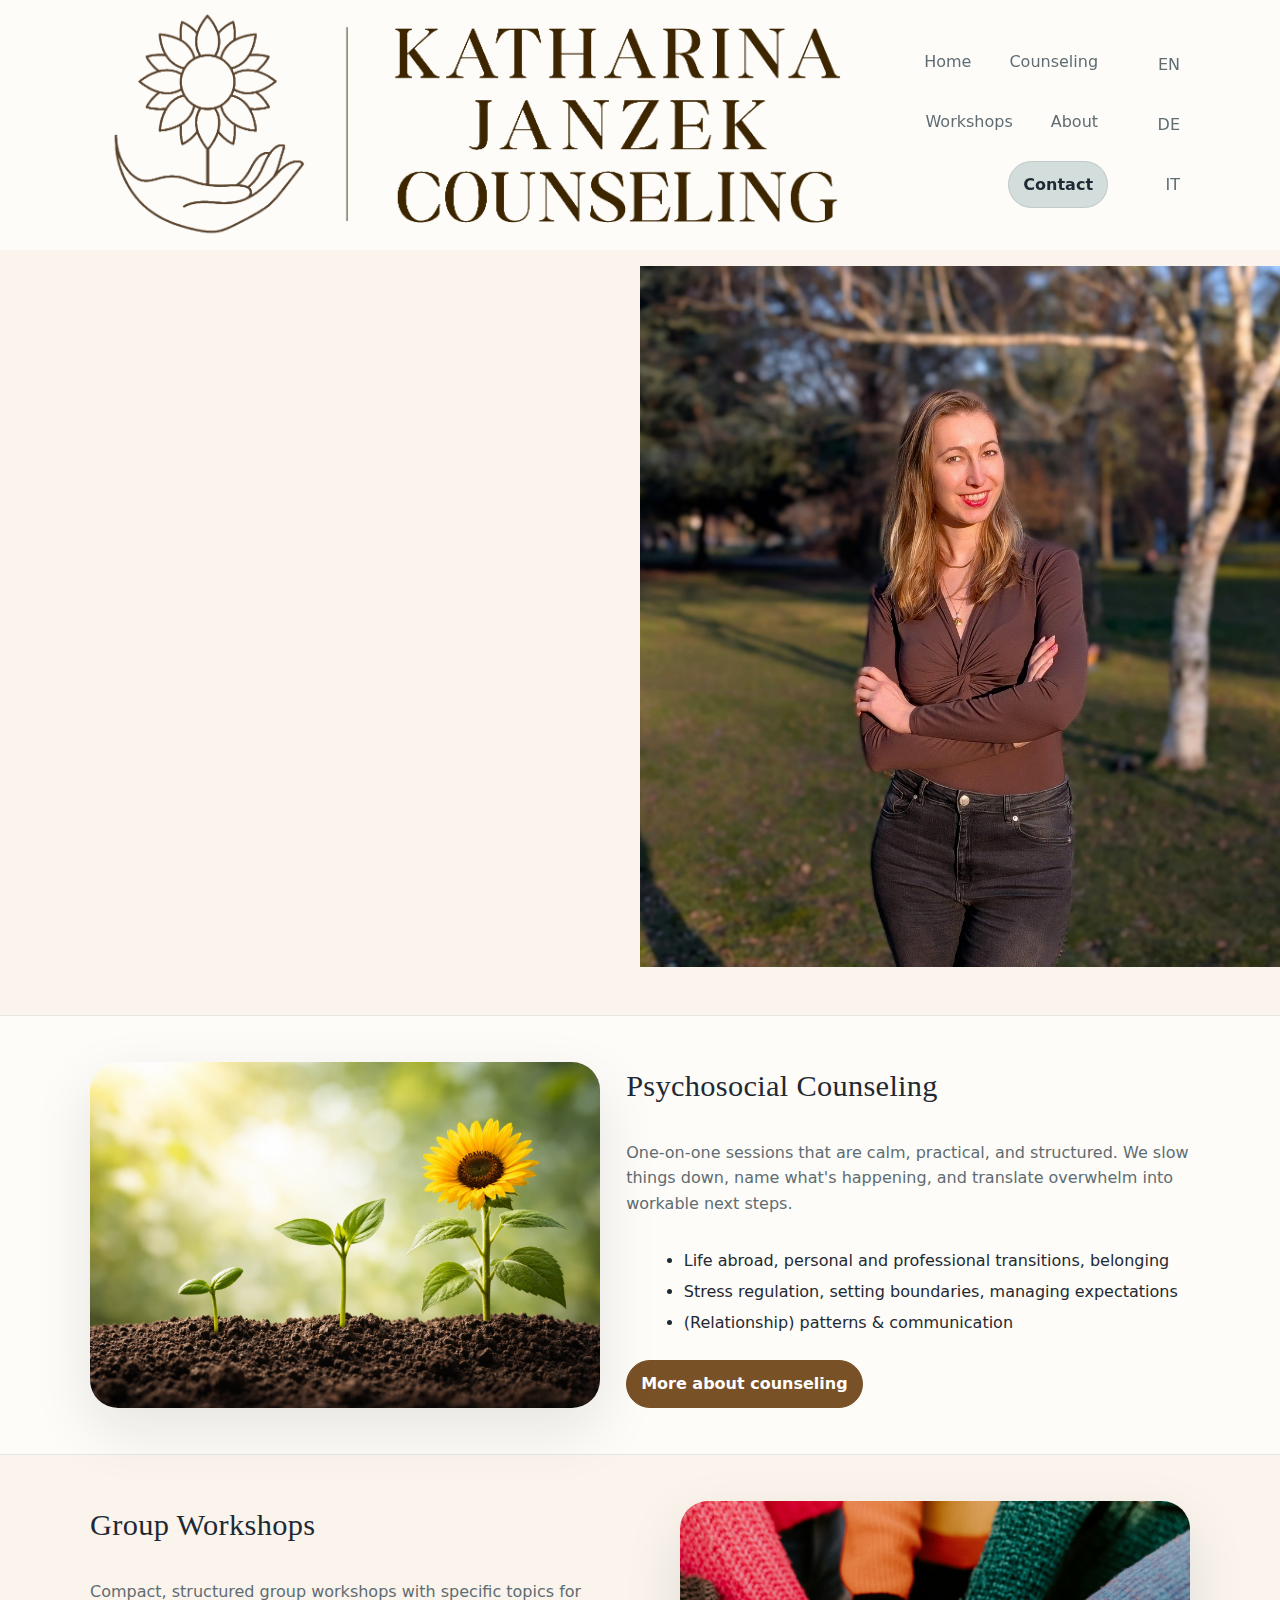
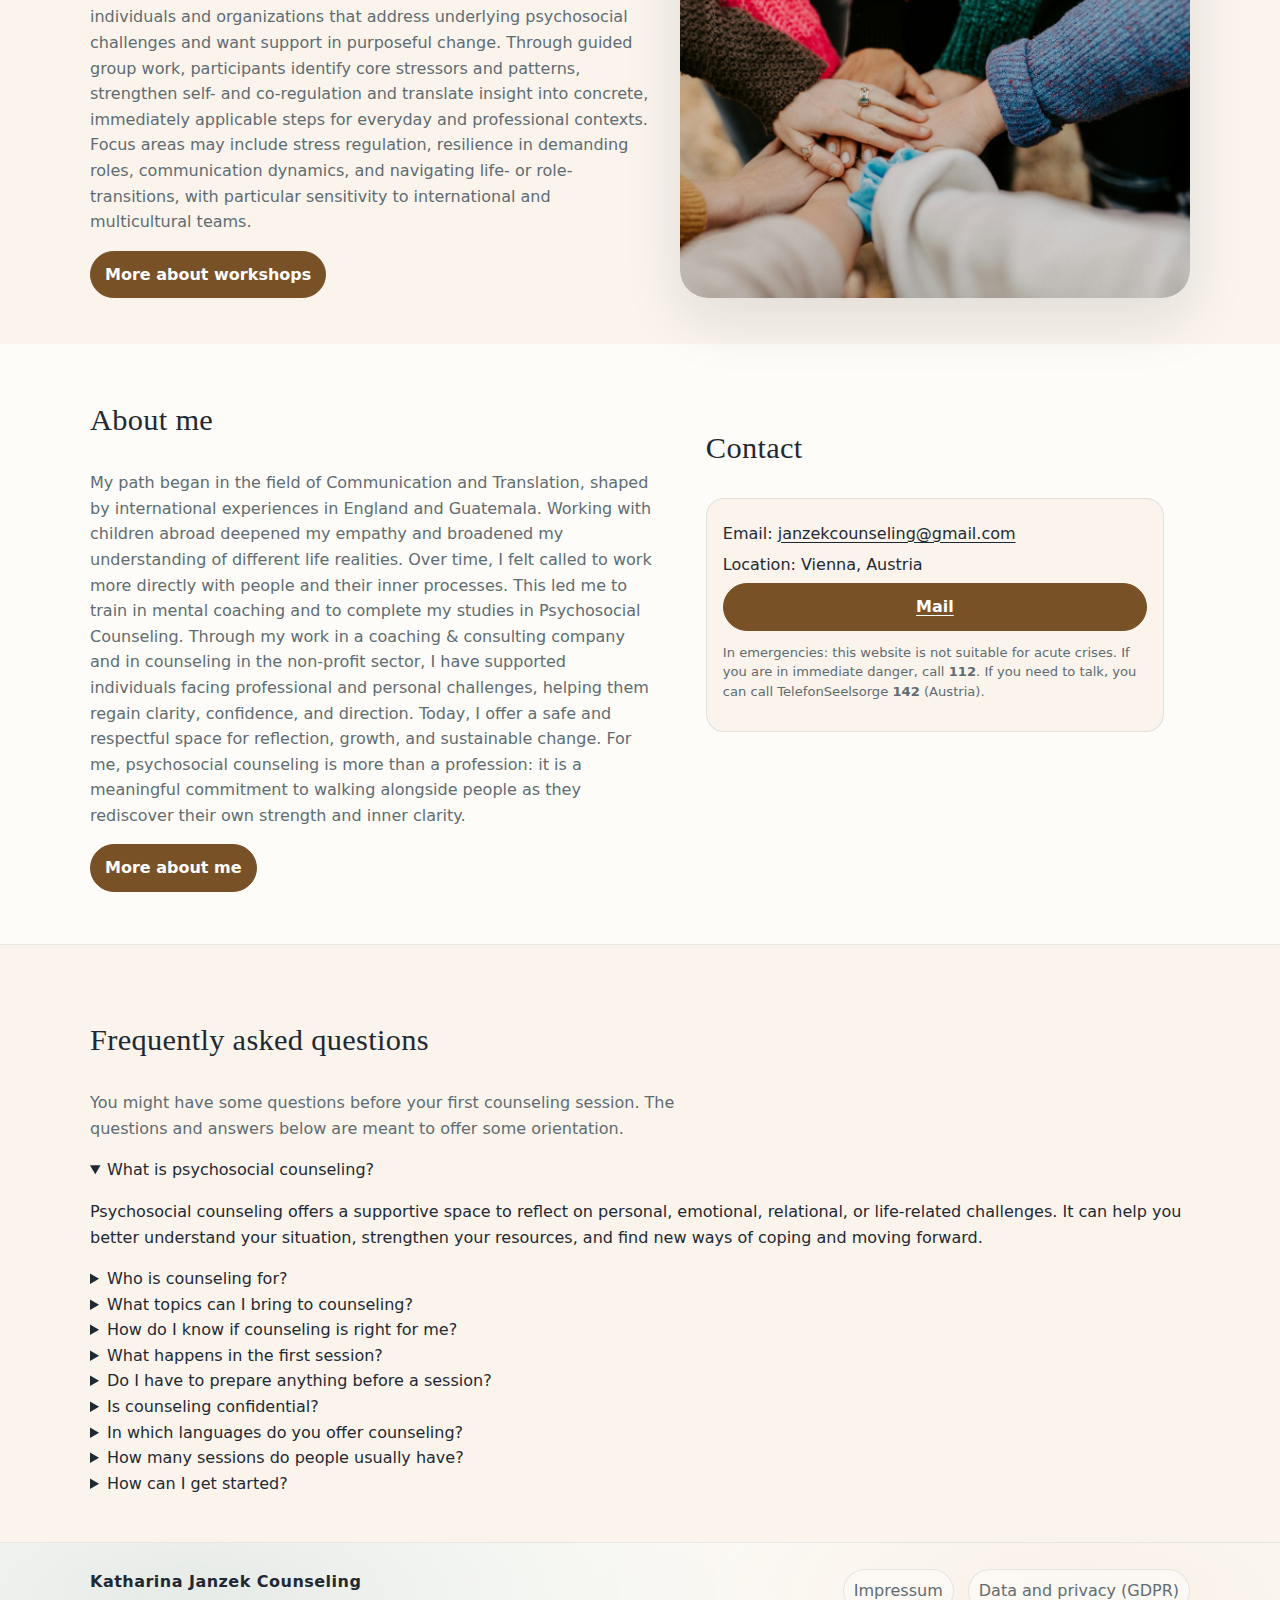
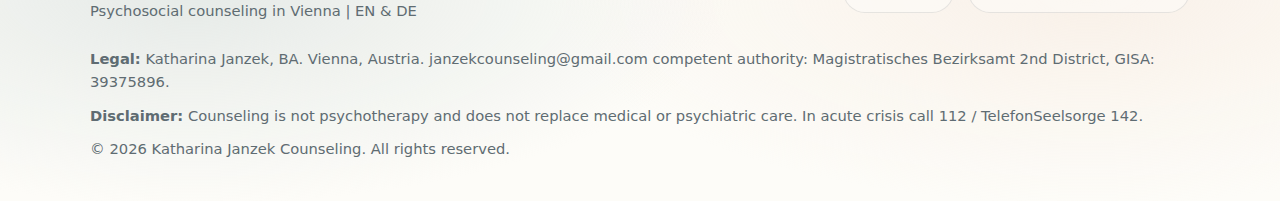
<file: index.html>
<!doctype html>
<html lang="en">
<head>
  <meta charset="utf-8" />
  <meta name="viewport" content="width=device-width, initial-scale=1" />
  <title>Psychosocial Counseling in Vienna | Katharina Janzek</title>
  <link rel="preconnect" href="https://fonts.googleapis.com" />
  <link rel="preconnect" href="https://fonts.gstatic.com" crossorigin />
  <link href="https://fonts.googleapis.com/css2?family=Lato:wght@300;400;700&display=swap" rel="stylesheet" />
  <link rel="stylesheet" href="style.css" />
  <style>
    main .btn,
    main .hero-cta .btn {
      background: #795127;
      color: #fff;
      border-color: #795127;
    }

    main .btn:hover,
    main .hero-cta .btn:hover {
      filter: brightness(0.94);
    }

    @media (min-width: 901px) {
      main .split {
        align-items: stretch;
      }

      main .split__media.image-panel {
        align-self: stretch;
        height: auto;
      }

      main .split__content {
        display: flex;
        flex-direction: column;
      }

      main .split__content > .section__title {
        margin-top: 0;
      }

      main .split__content > .btn {
        align-self: flex-start;
        margin-top: auto;
      }

      main .about-contact__grid {
        grid-template-columns: 1.05fr 0.95fr;
        gap: 26px;
        overflow: visible;
        background: transparent;
      }

      main .about-contact__col {
        padding: 0;
        background: transparent;
      }

      main .about-contact__col > .section__title {
        margin-top: 0;
      }

      main .about-contact__col--divider {
        padding: 28px 26px;
        border-radius: var(--radius-lg);
        background: rgba(253,252,248,0.65);
      }

      main .about-contact__col--divider::before {
        display: none;
      }
    }
  </style>
  <meta name="description" content="Psychosocial counseling in Vienna for expats and professionals. Support with life transitions, stress, and relationships. Sessions in English and German." />
</head>

<body>
  <header class="topbar">
    <div class="container topbar__inner">
      <div class="brand">
        <img class="brand__logo" src="img/website_logo_alpha.png" alt="Katharina Janzek Beratung logo" />
      </div>

      <nav class="nav nav--primary" aria-label="Primary">
        <a class="nav__link" href="index.html" aria-current="page">Home</a>
        <a class="nav__link" href="counseling.html">Counseling</a>
        <a class="nav__link" href="workshops.html">Workshops</a>
        <a class="nav__link" href="about.html">About</a>
        <a class="btn btn--primary nav__cta" href="#about-contact">Contact</a>
      </nav>
      <nav class="nav nav--lang" aria-label="Language switcher">
        <a class="social-link" href="https://www.instagram.com/janzek_counseling/" target="_blank" rel="noopener noreferrer" aria-label="Instagram">
          <svg viewBox="0 0 24 24" aria-hidden="true" fill="none" stroke="currentColor" stroke-width="1.8" stroke-linecap="round" stroke-linejoin="round">
            <rect x="3" y="3" width="18" height="18" rx="5"></rect>
            <circle cx="12" cy="12" r="4.2"></circle>
            <circle cx="17.5" cy="6.5" r="1"></circle>
          </svg>
        </a>
        <a class="nav__link" href="index.html">EN</a>
        <a class="nav__link" href="de/index.html">DE</a>
        <a class="nav__link" href="it/index.html">IT</a>
      </nav>
    </div>
  </header>

  <main id="main-content">
    <section class="hero" style="background: rgba(245,232,220,0.40);">
      <div class="hero-text">
        <h1 class="hero-question">
          Feeling stuck<br />
          between cultures,<br />
          expectations, and<br />
          responsibilities?
        </h1>

        <h2 class="hero-statement">
          Growth does not happen with <strong class="pressure">pressure</strong>,<br />
          it happens with <span class="support">support</span>
        </h2>

        <p class="hero-cta">
          <a class="btn btn--primary" href="#counseling">Start your growth path now</a>
        </p>
      </div>

      <div class="hero-image" aria-hidden="true"></div>
    </section>

    <hr class="divider" />

    <section id="counseling" class="section">
      <div class="container split">
        <div class="split__media image-panel">
          <img src="img/counseling_growth.png" alt="Illustration representing one-to-one counseling support" loading="lazy" />
        </div>

        <div class="split__content">
          <h2 class="section__title">Psychosocial Counseling</h2>
          <p class="section__text">
            One-on-one sessions that are calm, practical, and structured.
            We slow things down, name what's happening, and translate overwhelm into workable next steps.
          </p>
          <ul class="bullets">
            <li>Life abroad, personal and professional transitions, belonging</li>
            <li>Stress regulation, setting boundaries, managing expectations</li>
            <li>(Relationship) patterns &amp; communication</li>
          </ul>

          <a class="btn btn--primary" href="counseling.html">More about counseling</a>
        </div>
      </div>
    </section>

    <hr class="divider" />

    <section id="workshops" class="section section--alt" style="background: rgba(245,232,220,0.40);">
      <div class="container split split--reverse">
        <div class="split__media image-panel">
          <img src="img/workshop1.jpg" alt="Warm and calm setting for reflective group work" loading="lazy" />
        </div>

        <div class="split__content">
          <h2 class="section__title">Group Workshops</h2>
          <p class="section__text">
            Compact, structured group workshops with specific topics for individuals and organizations that address underlying psychosocial challenges and want support in purposeful change. Through guided group work, participants identify core stressors and patterns, strengthen self- and co-regulation and translate insight into concrete, immediately applicable steps for everyday and professional contexts. Focus areas may include stress regulation, resilience in demanding roles, communication dynamics, and navigating life- or role-transitions, with particular sensitivity to international and multicultural teams.
          </p>

          <a class="btn btn--primary" href="workshops.html">More about workshops</a>
        </div>
      </div>
    </section>

    <section id="about-contact" class="section about-contact">
      <div class="container about-contact__grid">
        <div class="about-contact__col">
          <h2 class="section__title">About me</h2>
          <p class="section__text">
            My path began in the field of Communication and Translation, shaped by international experiences in England and Guatemala. Working with children abroad deepened my empathy and broadened my understanding of different life realities.
            Over time, I felt called to work more directly with people and their inner processes.
            This led me to train in mental coaching and to complete my studies in Psychosocial Counseling.
            
            Through my work in a coaching & consulting company and in counseling in the non-profit sector, I have supported individuals facing professional and personal challenges, helping them regain clarity, confidence, and direction.
            Today, I offer a safe and respectful space for reflection, growth, and sustainable change.
            For me, psychosocial counseling is more than a profession: it is a meaningful commitment to walking alongside people as they rediscover their own strength and inner clarity.
          </p>
          <a class="btn btn--ghost" href="about.html">More about me</a>
        </div>

        <div class="about-contact__col about-contact__col--divider">
          <h2 class="section__title">Contact</h2>

          <div class="contact-card">
            <p class="contact-card__line">
              Email: <a href="mailto:janzekcounseling@gmail.com">janzekcounseling@gmail.com</a>
            </p>
            <p class="contact-card__line">
              Location: Vienna, Austria
            </p>

            <a class="btn btn--primary btn--wide" href="mailto:janzekcounseling@gmail.com">Mail</a>

            <p class="note note--tight">
              In emergencies: this website is not suitable for acute crises.
              If you are in immediate danger, call <strong>112</strong>. If you need to talk, you can call
              TelefonSeelsorge <strong>142</strong> (Austria).
            </p>
          </div>
        </div>
      </div>
    </section>

    <hr class="divider" />

    <section id="faq" class="section faq-section" aria-labelledby="faq-title" style="background: rgba(245,232,220,0.40);">
      <div class="container faq">
        <div class="faq__intro">
          <h2 id="faq-title" class="section__title">Frequently asked questions</h2>
          <p class="section__text">
            You might have some questions before your first counseling session. The questions and answers below are meant to offer some orientation.          </p>
        </div>

        <div class="faq__list">
          <details class="faq__item" open>
            <summary>What is psychosocial counseling?</summary>
            <p>Psychosocial counseling offers a supportive space to reflect on personal, emotional, relational, or life-related challenges. It can help you better understand your situation, strengthen your resources, and find new ways of coping and moving forward.</p>
          </details>

          <details class="faq__item">
            <summary>Who is counseling for?</summary>
            <p>Counseling is for everyone who may be experiencing stress, life transitions, relationship difficulties, emotional overwhelm, self-doubt, or challenges related to work, identity, or belonging. You do not need to be in crisis to seek support.</p>
          </details>

          <details class="faq__item">
            <summary>What topics can I bring to counseling?</summary>
            <p>You can bring whatever feels important to you. Common topics include stress, anxiety, relationship issues, family dynamics, decision-making, self-esteem, life changes, intercultural challenges, and the feeling of being stuck or overwhelmed.</p>
          </details>

          <details class="faq__item">
            <summary>How do I know if counseling is right for me?</summary>
            <p>It’s important to me that you feel comfortable with me. That’s exactly what the first session is for. During this session, we’ll find out together to determine whether my counseling is the right fit for your situation.</p>
          </details>

          <details class="faq__item">
            <summary>What happens in the first session?</summary>
            <p>The first session is an opportunity to get to know each other, talk about what brings you here, and explore what kind of support would be most helpful. It is also a chance for you to see whether the setting feels right for you.</p>
          </details>

          <details class="faq__item">
            <summary>Do I have to prepare anything before a session?</summary>
            <p>No special preparation is needed. You can simply come as you are. Some people like to think in advance about what they want to talk about, while others prefer to start from what feels most present in the moment.</p>
          </details>

          <details class="faq__item">
            <summary>Is counseling confidential?</summary>
            <p>Yes. Confidentiality is a central part of the counseling process. What you share underlies my confidentiality in accordance with applicable legal and ethical standards.</p>
          </details>

          <details class="faq__item">
            <summary>In which languages do you offer counseling?</summary>
            <p>I offer sesseions in English and German, depending on what feels more natural and comfortable for you.</p>
          </details>

          <details class="faq__item">
            <summary>How many sessions do people usually have?</summary>
            <p>This varies from person to person. For some clients, just 3–5 sessions can be helpful around a specific issue, while others prefer ongoing support over a longer period. The process can be adapted to your needs and goals.</p>
          </details>

          <details class="faq__item">
            <summary>How can I get started?</summary>
            <p>You can get in touch by email to ask questions or arrange an initial appointment. From there, you can decide without pressure whether you would like to begin counseling.</p>
          </details>
        </div>
      </div>
    </section>
  </main>

  <footer class="footer">
    <div class="container footer__inner">
      <div class="footer__cols">
        <div>
          <div class="footer__title">Katharina Janzek Counseling</div>
          <div class="footer__small">Psychosocial counseling in Vienna | EN &amp; DE</div>
        </div>

        <div class="footer__links">
          <a href="impressum.html">Impressum</a>
          <a href="gdpr.html">Data and privacy (GDPR)</a>
        </div>
      </div>

      <div class="footer__legal">
        <p>
          <strong>Legal:</strong> Katharina Janzek, BA. Vienna, Austria. janzekcounseling@gmail.com
          competent authority: Magistratisches Bezirksamt 2nd District, GISA: 39375896.
        </p>
        <p>
          <strong>Disclaimer:</strong> Counseling is not psychotherapy and does not replace medical or psychiatric care.
          In acute crisis call 112 / TelefonSeelsorge 142.
        </p>
        <p class="footer__small">
          &copy; <span id="year"></span> Katharina Janzek Counseling. All rights reserved.
        </p>
      </div>
    </div>

    <script>
      document.getElementById("year").textContent = new Date().getFullYear();
    </script>
  </footer>
</body>
</html>
</file>
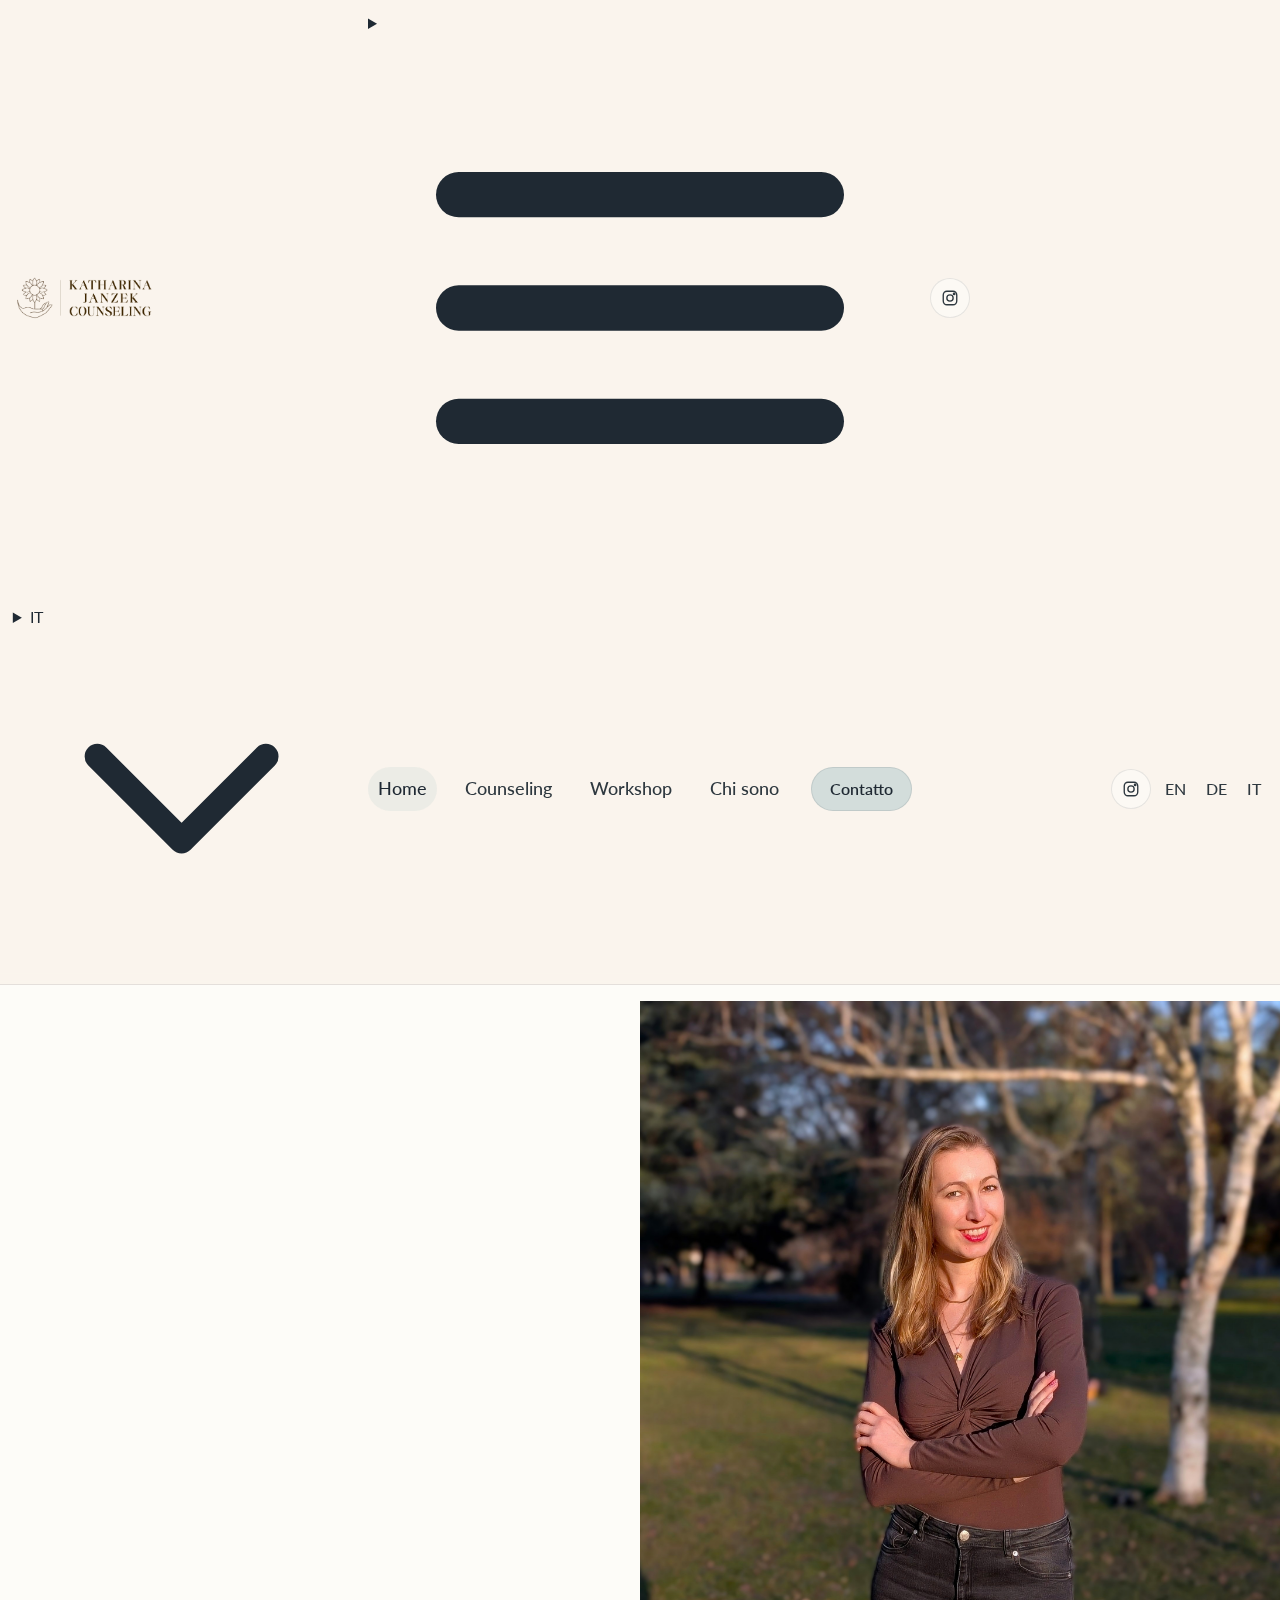
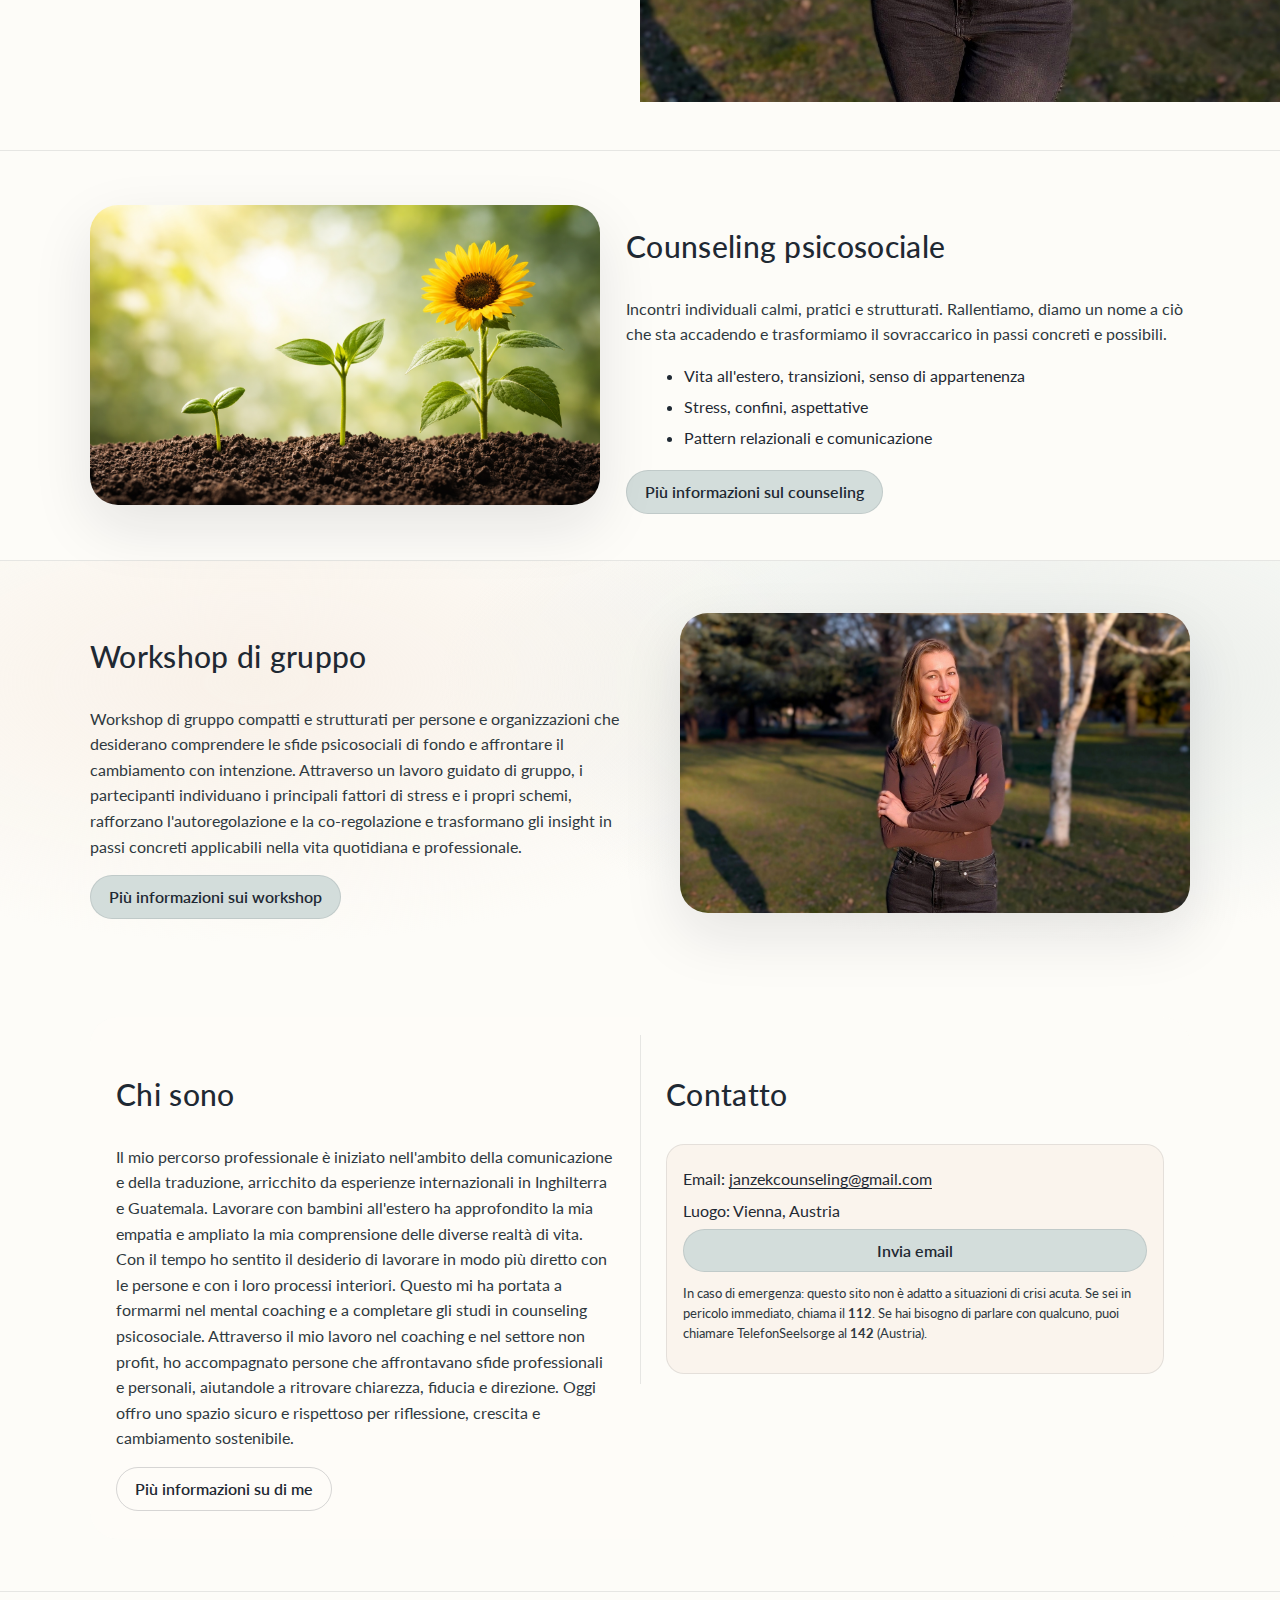
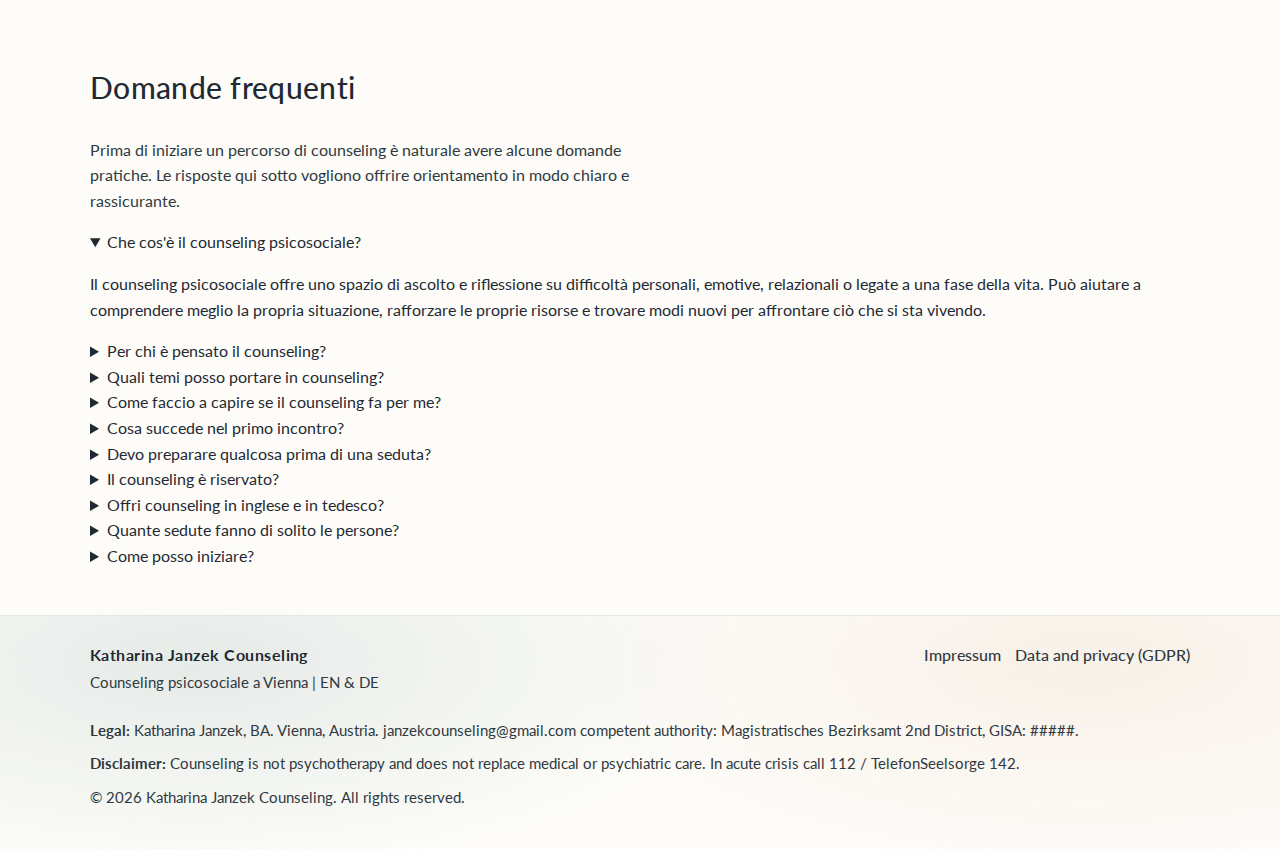
<file: it/index.html>
<!doctype html>
<html lang="it">
<head>
  <meta charset="utf-8" />
  <meta name="viewport" content="width=device-width, initial-scale=1" />
  <title>Counseling psicosociale a Vienna | Katharina Janzek</title>
  <link rel="preconnect" href="https://fonts.googleapis.com" />
  <link rel="preconnect" href="https://fonts.gstatic.com" crossorigin />
  <link href="https://fonts.googleapis.com/css2?family=Lato:wght@300;400;700&display=swap" rel="stylesheet" />
  <link rel="stylesheet" href="style.css" />
  <meta name="description" content="Counseling psicosociale a Vienna per expat e professionisti. Supporto per transizioni di vita, stress e relazioni. Incontri in inglese e tedesco." />
</head>

<body>
  <header class="topbar">
    <div class="container topbar__inner">
      <div class="brand">
        <img class="brand__logo" src="../img/website_logo_alpha.png" alt="Katharina Janzek Beratung logo" />
      </div>
      <details class="mobile-menu mobile-only">
        <summary class="mobile-icon-btn" aria-label="Apri menu">
          <svg viewBox="0 0 24 24" aria-hidden="true" fill="none" stroke="currentColor" stroke-width="2" stroke-linecap="round">
            <line x1="4" y1="7" x2="20" y2="7"></line>
            <line x1="4" y1="12" x2="20" y2="12"></line>
            <line x1="4" y1="17" x2="20" y2="17"></line>
          </svg>
        </summary>
        <nav class="mobile-menu__panel" aria-label="Menu principale mobile">
          <a class="nav__link" href="index.html" aria-current="page">Home</a>
          <a class="nav__link" href="counseling.html">Counseling</a>
          <a class="nav__link" href="workshops.html">Workshop</a>
          <a class="nav__link" href="about.html">Chi sono</a>
          <a class="btn btn--primary nav__cta" href="#about-contact">Contatto</a>
        </nav>
      </details>
      <a class="social-link mobile-social mobile-only" href="https://www.instagram.com/janzek_counseling/" target="_blank" rel="noopener noreferrer" aria-label="Instagram">
        <svg viewBox="0 0 24 24" aria-hidden="true" fill="none" stroke="currentColor" stroke-width="1.8" stroke-linecap="round" stroke-linejoin="round">
          <rect x="3" y="3" width="18" height="18" rx="5"></rect>
          <circle cx="12" cy="12" r="4.2"></circle>
          <circle cx="17.5" cy="6.5" r="1"></circle>
        </svg>
      </a>
      <details class="mobile-lang mobile-only">
        <summary class="mobile-icon-btn mobile-lang__toggle" aria-label="Cambia lingua">
          <span>IT</span>
          <svg viewBox="0 0 24 24" aria-hidden="true" fill="none" stroke="currentColor" stroke-width="1.8" stroke-linecap="round" stroke-linejoin="round">
            <polyline points="6 9 12 15 18 9"></polyline>
          </svg>
        </summary>
        <nav class="mobile-lang__panel" aria-label="Selettore lingua mobile">
          <a class="nav__link" href="../index.html">EN</a>
          <a class="nav__link" href="../de/index.html">DE</a>
          <a class="nav__link" href="index.html">IT</a>
        </nav>
      </details>

      <nav class="nav nav--primary" aria-label="Primary">
        <a class="nav__link" href="index.html" aria-current="page">Home</a>
        <a class="nav__link" href="counseling.html">Counseling</a>
        <a class="nav__link" href="workshops.html">Workshop</a>
        <a class="nav__link" href="about.html">Chi sono</a>
        <a class="btn btn--primary nav__cta" href="#about-contact">Contatto</a>
      </nav>
      <nav class="nav nav--lang" aria-label="Language switcher">
        <a class="social-link" href="https://www.instagram.com/janzek_counseling/" target="_blank" rel="noopener noreferrer" aria-label="Instagram">
          <svg viewBox="0 0 24 24" aria-hidden="true" fill="none" stroke="currentColor" stroke-width="1.8" stroke-linecap="round" stroke-linejoin="round">
            <rect x="3" y="3" width="18" height="18" rx="5"></rect>
            <circle cx="12" cy="12" r="4.2"></circle>
            <circle cx="17.5" cy="6.5" r="1"></circle>
          </svg>
        </a>
        <a class="nav__link" href="../index.html">EN</a>
        <a class="nav__link" href="../de/index.html">DE</a>
        <a class="nav__link" href="index.html">IT</a>
      </nav>
    </div>
  </header>

  <main id="main-content">
    <section class="hero">
      <div class="hero-text">
        <h1 class="hero-question">
          Ti senti bloccato tra culture, aspettative e responsabilit&agrave;?
        </h1>

        <h2 class="hero-statement">
          La crescita non nasce dalla <strong class="pressure">pressione</strong>,<br />
          nasce dal <span class="support">supporto</span>
        </h2>

        <p class="hero-cta">
          <a class="btn btn--primary" href="#counseling">Inizia ora il tuo percorso di crescita</a>
        </p>
      </div>

      <div class="hero-image" aria-hidden="true"></div>
    </section>

    <hr class="divider" />

    <section id="counseling" class="section">
      <div class="container split">
        <div class="split__media image-panel">
          <img src="../img/counseling_growth.png" alt="Illustrazione che rappresenta un percorso di counseling individuale" loading="lazy" />
        </div>

        <div class="split__content">
          <h2 class="section__title">Counseling psicosociale</h2>
          <p class="section__text">
            Incontri individuali calmi, pratici e strutturati.
            Rallentiamo, diamo un nome a ci&ograve; che sta accadendo e trasformiamo il sovraccarico in passi concreti e possibili.
          </p>
          <ul class="bullets">
            <li>Vita all'estero, transizioni, senso di appartenenza</li>
            <li>Stress, confini, aspettative</li>
            <li>Pattern relazionali e comunicazione</li>
          </ul>

          <a class="btn btn--primary" href="counseling.html">Pi&ugrave; informazioni sul counseling</a>
        </div>
      </div>
    </section>

    <hr class="divider" />

    <section id="workshops" class="section section--alt">
      <div class="container split split--reverse">
        <div class="split__media image-panel">
          <img src="../img/hero-new.jpg" alt="Atmosfera calda e tranquilla per il lavoro di gruppo" loading="lazy" />
        </div>

        <div class="split__content">
          <h2 class="section__title">Workshop di gruppo</h2>
          <p class="section__text">
            Workshop di gruppo compatti e strutturati per persone e organizzazioni che desiderano comprendere le sfide psicosociali di fondo e affrontare il cambiamento con intenzione. Attraverso un lavoro guidato di gruppo, i partecipanti individuano i principali fattori di stress e i propri schemi, rafforzano l'autoregolazione e la co-regolazione e trasformano gli insight in passi concreti applicabili nella vita quotidiana e professionale.
          </p>

          <a class="btn btn--primary" href="workshops.html">Pi&ugrave; informazioni sui workshop</a>
        </div>
      </div>
    </section>

    <section id="about-contact" class="section about-contact">
      <div class="container about-contact__grid">
        <div class="about-contact__col">
          <h2 class="section__title">Chi sono</h2>
          <p class="section__text">
            Il mio percorso professionale &egrave; iniziato nell'ambito della comunicazione e della traduzione, arricchito da esperienze internazionali in Inghilterra e Guatemala.
            Lavorare con bambini all'estero ha approfondito la mia empatia e ampliato la mia comprensione delle diverse realt&agrave; di vita.
            Con il tempo ho sentito il desiderio di lavorare in modo pi&ugrave; diretto con le persone e con i loro processi interiori.
            Questo mi ha portata a formarmi nel mental coaching e a completare gli studi in counseling psicosociale.
            Attraverso il mio lavoro nel coaching e nel settore non profit, ho accompagnato persone che affrontavano sfide professionali e personali, aiutandole a ritrovare chiarezza, fiducia e direzione.
            Oggi offro uno spazio sicuro e rispettoso per riflessione, crescita e cambiamento sostenibile.
          </p>
          <a class="btn btn--ghost" href="about.html">Pi&ugrave; informazioni su di me</a>
        </div>

        <div class="about-contact__col about-contact__col--divider">
          <h2 class="section__title">Contatto</h2>

          <div class="contact-card">
            <p class="contact-card__line">
              Email: <a href="mailto:janzekcounseling@gmail.com">janzekcounseling@gmail.com</a>
            </p>
            <p class="contact-card__line">
              Luogo: Vienna, Austria
            </p>

            <a class="btn btn--primary btn--wide" href="mailto:janzekcounseling@gmail.com">Invia email</a>

            <p class="note note--tight">
              In caso di emergenza: questo sito non &egrave; adatto a situazioni di crisi acuta.
              Se sei in pericolo immediato, chiama il <strong>112</strong>. Se hai bisogno di parlare con qualcuno, puoi chiamare TelefonSeelsorge al <strong>142</strong> (Austria).
            </p>
          </div>
        </div>
      </div>
    </section>

    <hr class="divider" />

    <section id="faq" class="section faq-section" aria-labelledby="faq-title">
      <div class="container faq">
        <div class="faq__intro">
          <h2 id="faq-title" class="section__title">Domande frequenti</h2>
          <p class="section__text">
            Prima di iniziare un percorso di counseling &egrave; naturale avere alcune domande pratiche. Le risposte qui sotto vogliono offrire orientamento in modo chiaro e rassicurante.
          </p>
        </div>

        <div class="faq__list">
          <details class="faq__item" open>
            <summary>Che cos'&egrave; il counseling psicosociale?</summary>
            <p>Il counseling psicosociale offre uno spazio di ascolto e riflessione su difficolt&agrave; personali, emotive, relazionali o legate a una fase della vita. Pu&ograve; aiutare a comprendere meglio la propria situazione, rafforzare le proprie risorse e trovare modi nuovi per affrontare ci&ograve; che si sta vivendo.</p>
          </details>

          <details class="faq__item">
            <summary>Per chi &egrave; pensato il counseling?</summary>
            <p>Il counseling &egrave; rivolto ad adulti che stanno vivendo stress, transizioni di vita, difficolt&agrave; relazionali, sovraccarico emotivo, insicurezza o sfide legate al lavoro, all'identit&agrave; o al senso di appartenenza. Non &egrave; necessario trovarsi in una crisi acuta per chiedere supporto.</p>
          </details>

          <details class="faq__item">
            <summary>Quali temi posso portare in counseling?</summary>
            <p>Puoi portare tutto ci&ograve; che per te &egrave; importante. Tra i temi pi&ugrave; frequenti ci sono stress, ansia, difficolt&agrave; relazionali, dinamiche familiari, decisioni da prendere, autostima, cambiamenti di vita, sfide interculturali e la sensazione di sentirsi bloccati o sopraffatti.</p>
          </details>

          <details class="faq__item">
            <summary>Come faccio a capire se il counseling fa per me?</summary>
            <p>Il counseling pu&ograve; essere adatto a te se desideri uno spazio riservato in cui parlare, riflettere e fare chiarezza. Molte persone iniziano non perch&eacute; ci sia qualcosa che non va, ma perch&eacute; cercano sostegno, orientamento o un modo pi&ugrave; sano di affrontare le difficolt&agrave;.</p>
          </details>

          <details class="faq__item">
            <summary>Cosa succede nel primo incontro?</summary>
            <p>Il primo incontro &egrave; un'occasione per conoscerci, parlare di ci&ograve; che ti porta qui ed esplorare quale tipo di supporto potrebbe esserti pi&ugrave; utile. &Egrave; anche un momento per capire se il setting ti fa sentire a tuo agio.</p>
          </details>

          <details class="faq__item">
            <summary>Devo preparare qualcosa prima di una seduta?</summary>
            <p>No, non &egrave; necessaria alcuna preparazione particolare. Puoi semplicemente arrivare cos&igrave; come sei. Alcune persone preferiscono pensare prima a ci&ograve; di cui vogliono parlare, altre iniziano da quello che sentono pi&ugrave; presente in quel momento.</p>
          </details>

          <details class="faq__item">
            <summary>Il counseling &egrave; riservato?</summary>
            <p>S&igrave;. La riservatezza &egrave; una parte fondamentale del percorso di counseling. Ci&ograve; che condividi viene accolto con rispetto, cura e discrezione professionale nel quadro delle norme legali ed etiche applicabili.</p>
          </details>

          <details class="faq__item">
            <summary>Offri counseling in inglese e in tedesco?</summary>
            <p>S&igrave;. Il counseling pu&ograve; svolgersi in inglese o in tedesco, a seconda della lingua in cui ti senti pi&ugrave; naturale e a tuo agio. Questo pu&ograve; essere particolarmente utile per persone internazionali, expat o clienti multilingui che vivono a Vienna.</p>
          </details>

          <details class="faq__item">
            <summary>Quante sedute fanno di solito le persone?</summary>
            <p>Dipende molto da persona a persona. Alcuni clienti arrivano per alcune sedute legate a un tema specifico, mentre altri preferiscono un accompagnamento pi&ugrave; continuativo nel tempo. Il percorso pu&ograve; essere adattato ai tuoi bisogni e ai tuoi obiettivi.</p>
          </details>

          <details class="faq__item">
            <summary>Come posso iniziare?</summary>
            <p>Puoi scrivere un'e-mail per fare domande o concordare un primo appuntamento. Da l&igrave; potrai decidere con calma e senza pressione se desideri iniziare un percorso di counseling.</p>
          </details>
        </div>
      </div>
    </section>
  </main>

  <footer class="footer">
    <div class="container footer__inner">
      <div class="footer__cols">
        <div>
          <div class="footer__title">Katharina Janzek Counseling</div>
          <div class="footer__small">Counseling psicosociale a Vienna | EN &amp; DE</div>
        </div>

        <div class="footer__links">
          <a href="../impressum.html">Impressum</a>
          <a href="../gdpr.html">Data and privacy (GDPR)</a>
        </div>
      </div>

      <div class="footer__legal">
        <p>
          <strong>Legal:</strong> Katharina Janzek, BA. Vienna, Austria. janzekcounseling@gmail.com
          competent authority: Magistratisches Bezirksamt 2nd District, GISA: #####.
        </p>
        <p>
          <strong>Disclaimer:</strong> Counseling is not psychotherapy and does not replace medical or psychiatric care.
          In acute crisis call 112 / TelefonSeelsorge 142.
        </p>
        <p class="footer__small">
          &copy; <span id="year"></span> Katharina Janzek Counseling. All rights reserved.
        </p>
      </div>
    </div>

    <script>
      document.getElementById("year").textContent = new Date().getFullYear();
    </script>
  </footer>
</body>
</html>
</file>
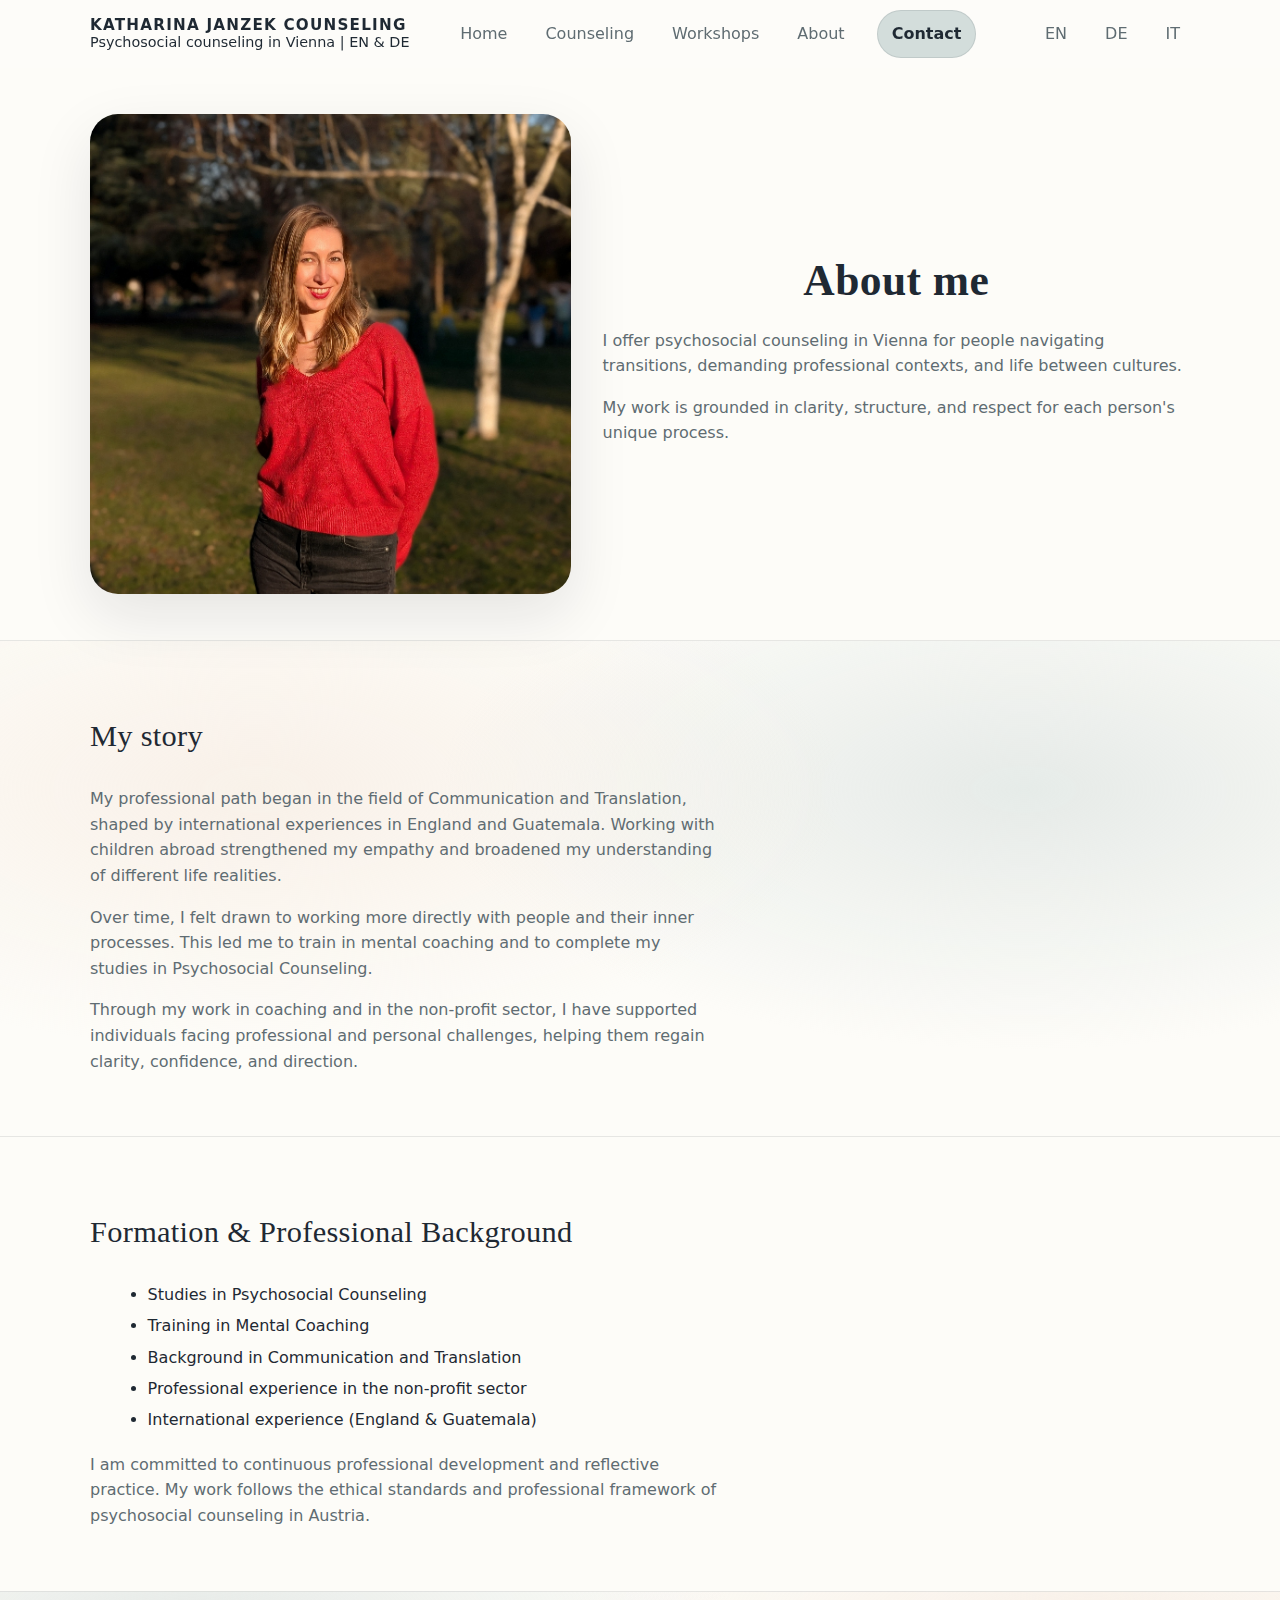
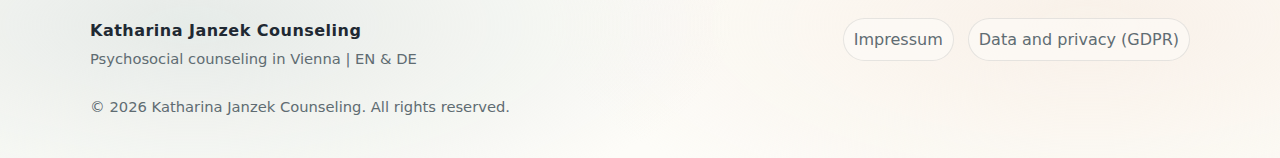
<file: about.html>
<!doctype html>
<html lang="en">
<head>
  <meta charset="utf-8" />
  <meta name="viewport" content="width=device-width, initial-scale=1" />
  <title>About Katharina Janzek | Psychosocial Counselor Vienna</title>
  <link rel="preconnect" href="https://fonts.googleapis.com" />
  <link rel="preconnect" href="https://fonts.gstatic.com" crossorigin />
  <link href="https://fonts.googleapis.com/css2?family=Lato:wght@300;400;700&display=swap" rel="stylesheet" />
  <link rel="stylesheet" href="style.css" />
  <meta name="description" content="Learn more about Katharina Janzek, psychosocial counselor in Vienna, her background in communication, coaching, and her professional training." />
</head>

<body>
  <header class="topbar">
    <div class="container topbar__inner">
      <div class="brand">
        <div class="brand__title">KATHARINA JANZEK COUNSELING</div>
        <div class="brand__subtitle">Psychosocial counseling in Vienna | EN &amp; DE</div>
      </div>

      <nav class="nav nav--primary" aria-label="Primary">
        <a class="nav__link" href="index.html">Home</a>
        <a class="nav__link" href="counseling.html">Counseling</a>
        <a class="nav__link" href="workshops.html">Workshops</a>
        <a class="nav__link" href="about.html" aria-current="page">About</a>
        <a class="btn btn--primary nav__cta" href="index.html#about-contact">Contact</a>
      </nav>
      <nav class="nav nav--lang" aria-label="Language switcher">
        <a class="social-link" href="https://www.instagram.com/janzek_counseling/" target="_blank" rel="noopener noreferrer" aria-label="Instagram">
          <svg viewBox="0 0 24 24" aria-hidden="true" fill="none" stroke="currentColor" stroke-width="1.8" stroke-linecap="round" stroke-linejoin="round">
            <rect x="3" y="3" width="18" height="18" rx="5"></rect>
            <circle cx="12" cy="12" r="4.2"></circle>
            <circle cx="17.5" cy="6.5" r="1"></circle>
          </svg>
        </a>
        <a class="nav__link" href="about.html">EN</a>
        <a class="nav__link" href="de/about.html">DE</a>
        <a class="nav__link" href="it/about.html">IT</a>
      </nav>
    </div>
  </header>

  <main id="main-content">
    <section class="section">
      <div class="container about-hero">
        <div class="about-hero__image">
          <img src="img/katharina-portrait.jpg" alt="Portrait of Katharina Janzek" />
        </div>

        <div class="about-hero__content">
          <h1 class="couns-title">About me</h1>

          <p class="section__text">
            I offer psychosocial counseling in Vienna for people navigating transitions,
            demanding professional contexts, and life between cultures.
          </p>

          <p class="section__text">
            My work is grounded in clarity, structure, and respect for each person's
            unique process.
          </p>
        </div>
      </div>
    </section>

    <hr class="divider" />

    <section class="section section--alt">
      <div class="container">
        <h2 class="section__title">My story</h2>

        <p class="section__text">
          My professional path began in the field of Communication and Translation,
          shaped by international experiences in England and Guatemala.
          Working with children abroad strengthened my empathy and broadened
          my understanding of different life realities.
        </p>

        <p class="section__text">
          Over time, I felt drawn to working more directly with people and their
          inner processes. This led me to train in mental coaching and to complete
          my studies in Psychosocial Counseling.
        </p>

        <p class="section__text">
          Through my work in coaching and in the non-profit sector, I have supported
          individuals facing professional and personal challenges, helping them regain
          clarity, confidence, and direction.
        </p>
      </div>
    </section>

    <hr class="divider" />

    <section class="section">
      <div class="container">
        <h2 class="section__title">Formation &amp; Professional Background</h2>

        <ul class="bullets">
          <li>Studies in Psychosocial Counseling</li>
          <li>Training in Mental Coaching</li>
          <li>Background in Communication and Translation</li>
          <li>Professional experience in the non-profit sector</li>
          <li>International experience (England &amp; Guatemala)</li>
        </ul>

        <p class="section__text">
          I am committed to continuous professional development and reflective practice.
          My work follows the ethical standards and professional framework of psychosocial counseling in Austria.
        </p>
      </div>
    </section>
  </main>

  <footer class="footer">
    <div class="container footer__inner">
      <div class="footer__cols">
        <div>
          <div class="footer__title">Katharina Janzek Counseling</div>
          <div class="footer__small">Psychosocial counseling in Vienna | EN &amp; DE</div>
        </div>

        <div class="footer__links">
          <a href="impressum.html">Impressum</a>
          <a href="gdpr.html">Data and privacy (GDPR)</a>
        </div>
      </div>

      <div class="footer__legal">
        <p class="footer__small">
          &copy; <span id="year"></span> Katharina Janzek Counseling. All rights reserved.
        </p>
      </div>
    </div>

    <script>
      document.getElementById("year").textContent = new Date().getFullYear();
    </script>
  </footer>
</body>
</html>
</file>
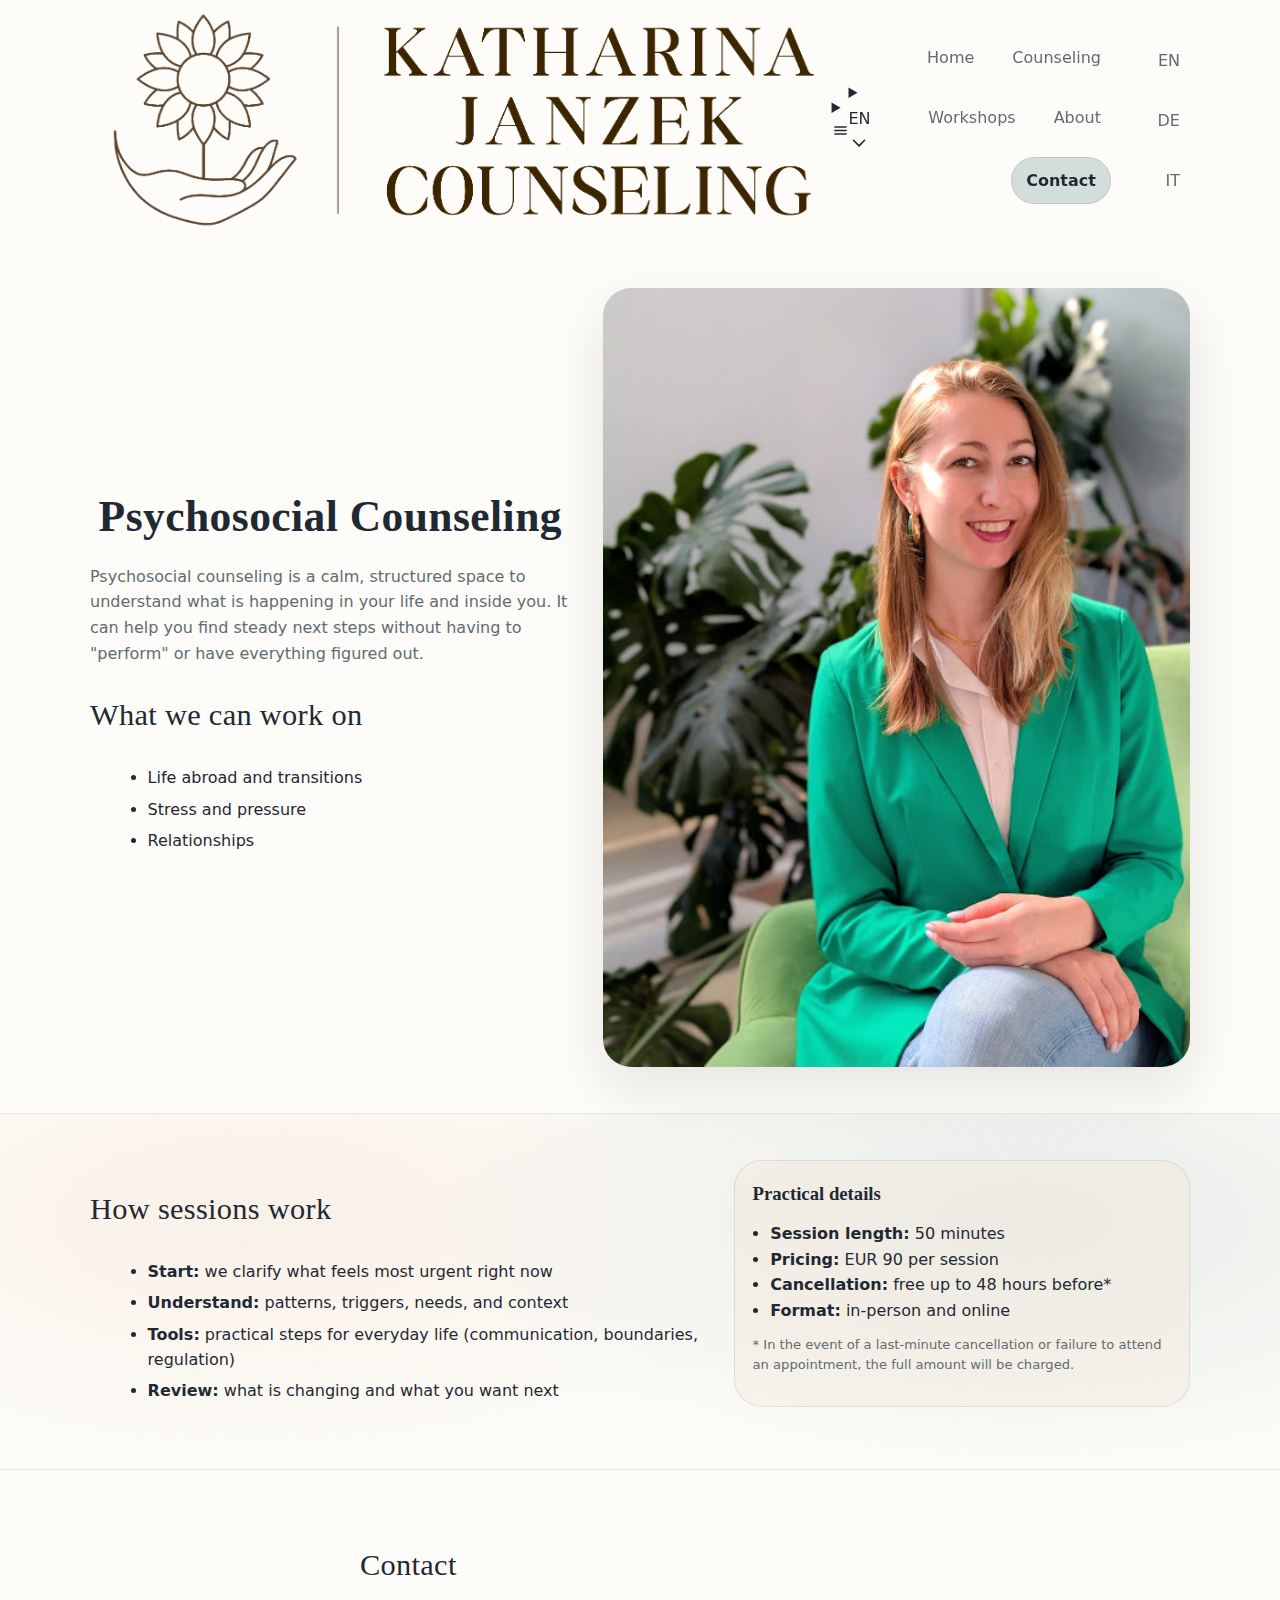
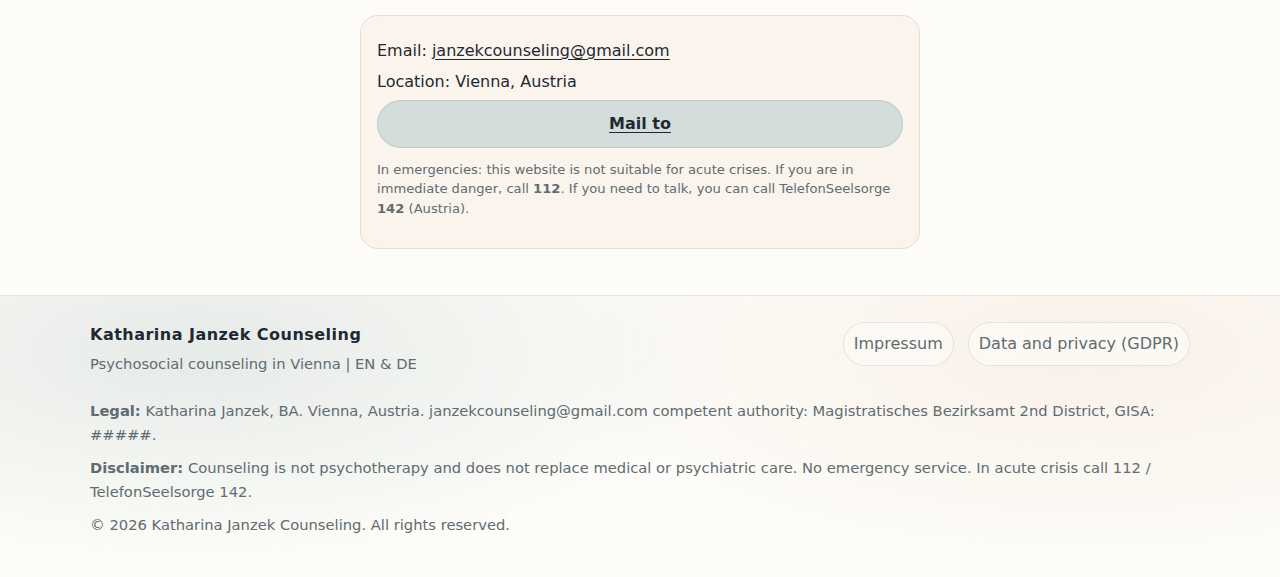
<file: counseling.html>
<!doctype html>
<html lang="en">
<head>
  <meta charset="utf-8" />
  <meta name="viewport" content="width=device-width, initial-scale=1" />
  <title>Counseling in Vienna | Life Transitions &amp; Stress Support</title>
  <link rel="preconnect" href="https://fonts.googleapis.com" />
  <link rel="preconnect" href="https://fonts.gstatic.com" crossorigin />
  <link href="https://fonts.googleapis.com/css2?family=Lato:wght@300;400;700&display=swap" rel="stylesheet" />
  <link rel="stylesheet" href="style.css" />
  <meta name="description" content="Individual counseling sessions in Vienna focused on life transitions, professional stress, and relationships. Structured, confidential, and supportive." />
</head>

<body>
  <header class="topbar">
    <div class="container topbar__inner">
      <div class="brand">
        <img class="brand__logo" src="img/website_logo_alpha.png" alt="Katharina Janzek Beratung logo" />
      </div>
      <details class="mobile-menu mobile-only">
        <summary class="mobile-icon-btn" aria-label="Open menu">
          <svg viewBox="0 0 24 24" aria-hidden="true" fill="none" stroke="currentColor" stroke-width="2" stroke-linecap="round">
            <line x1="4" y1="7" x2="20" y2="7"></line>
            <line x1="4" y1="12" x2="20" y2="12"></line>
            <line x1="4" y1="17" x2="20" y2="17"></line>
          </svg>
        </summary>
        <nav class="mobile-menu__panel" aria-label="Mobile primary">
          <a class="nav__link" href="index.html">Home</a>
          <a class="nav__link" href="counseling.html" aria-current="page">Counseling</a>
          <a class="nav__link" href="workshops.html">Workshops</a>
          <a class="nav__link" href="about.html">About</a>
          <a class="btn btn--primary nav__cta" href="#contact">Contact</a>
        </nav>
      </details>
      <a class="social-link mobile-social mobile-only" href="https://www.instagram.com/janzek_counseling/" target="_blank" rel="noopener noreferrer" aria-label="Instagram">
        <svg viewBox="0 0 24 24" aria-hidden="true" fill="none" stroke="currentColor" stroke-width="1.8" stroke-linecap="round" stroke-linejoin="round">
          <rect x="3" y="3" width="18" height="18" rx="5"></rect>
          <circle cx="12" cy="12" r="4.2"></circle>
          <circle cx="17.5" cy="6.5" r="1"></circle>
        </svg>
      </a>
      <details class="mobile-lang mobile-only">
        <summary class="mobile-icon-btn mobile-lang__toggle" aria-label="Change language">
          <span>EN</span>
          <svg viewBox="0 0 24 24" aria-hidden="true" fill="none" stroke="currentColor" stroke-width="1.8" stroke-linecap="round" stroke-linejoin="round">
            <polyline points="6 9 12 15 18 9"></polyline>
          </svg>
        </summary>
        <nav class="mobile-lang__panel" aria-label="Mobile language switcher">
          <a class="nav__link" href="counseling.html">EN</a>
          <a class="nav__link" href="de/counseling.html">DE</a>
          <a class="nav__link" href="it/counseling.html">IT</a>
        </nav>
      </details>

      <nav class="nav nav--primary" aria-label="Primary">
        <a class="nav__link" href="index.html">Home</a>
        <a class="nav__link" href="counseling.html" aria-current="page">Counseling</a>
        <a class="nav__link" href="workshops.html">Workshops</a>
        <a class="nav__link" href="about.html">About</a>
        <a class="btn btn--primary nav__cta" href="#contact">Contact</a>
      </nav>
      <nav class="nav nav--lang" aria-label="Language switcher">
        <a class="social-link" href="https://www.instagram.com/janzek_counseling/" target="_blank" rel="noopener noreferrer" aria-label="Instagram">
          <svg viewBox="0 0 24 24" aria-hidden="true" fill="none" stroke="currentColor" stroke-width="1.8" stroke-linecap="round" stroke-linejoin="round">
            <rect x="3" y="3" width="18" height="18" rx="5"></rect>
            <circle cx="12" cy="12" r="4.2"></circle>
            <circle cx="17.5" cy="6.5" r="1"></circle>
          </svg>
        </a>
        <a class="nav__link" href="counseling.html">EN</a>
        <a class="nav__link" href="de/counseling.html">DE</a>
        <a class="nav__link" href="it/counseling.html">IT</a>
      </nav>
    </div>
  </header>

  <main id="main-content">
    <section class="section">
      <div class="container about-hero couns-hero">
        <div class="about-hero__content">
          <h1 class="couns-title">Psychosocial Counseling</h1>

          <p class="section__text">
            Psychosocial counseling is a calm, structured space to understand what is happening in your life and inside you.
            It can help you find steady next steps without having to "perform" or have everything figured out.
          </p>

          <div class="couns-block">
            <h2 class="section__title">What we can work on</h2>
            <ul class="bullets">
              <li>Life abroad and transitions</li>
              <li>Stress and pressure</li>
              <li>Relationships</li>
            </ul>
          </div>
        </div>

        <div class="about-hero__image couns-hero__image">
          <img src="img/counseling.jpg" alt="Warm counseling setting with two chairs and plants" loading="lazy" />
        </div>
      </div>
    </section>

    <hr class="divider" />

    <section class="section section--alt">
      <div class="container couns-two-col">
        <div>
          <h2 class="section__title">How sessions work</h2>
          <ul class="bullets">
            <li><strong>Start:</strong> we clarify what feels most urgent right now</li>
            <li><strong>Understand:</strong> patterns, triggers, needs, and context</li>
            <li><strong>Tools:</strong> practical steps for everyday life (communication, boundaries, regulation)</li>
            <li><strong>Review:</strong> what is changing and what you want next</li>
          </ul>
        </div>

        <aside class="practical-box" aria-label="Practical details">
          <h3 class="practical-box__title">Practical details</h3>
          <ul class="practical-box__list">
            <li><strong>Session length:</strong> 50 minutes</li>
            <li><strong>Pricing:</strong> EUR 90 per session</li>
            <li><strong>Cancellation:</strong> free up to 48 hours before*</li>
            <li><strong>Format:</strong> in-person and online</li>
          </ul>
          <p class="note note--tight">
            * In the event of a last-minute cancellation or failure to attend an appointment, the full amount will be charged.
          </p>
        </aside>
      </div>
    </section>

    <hr class="divider" />

    <section id="contact" class="section" aria-labelledby="contact-title">
      <div class="container contact-centered">
        <h2 id="contact-title" class="section__title">Contact</h2>

        <div class="contact-card">
          <p class="contact-card__line">
            Email: <a href="mailto:janzekcounseling@gmail.com">janzekcounseling@gmail.com</a>
          </p>
          <p class="contact-card__line">
            Location: Vienna, Austria
          </p>

          <a class="btn btn--primary btn--wide" href="mailto:janzekcounseling@gmail.com">Mail to</a>

          <p class="note note--tight">
            In emergencies: this website is not suitable for acute crises.
            If you are in immediate danger, call <strong>112</strong>. If you need to talk, you can call
            TelefonSeelsorge <strong>142</strong> (Austria).
          </p>
        </div>
      </div>
    </section>
  </main>

  <footer class="footer">
    <div class="container footer__inner">
      <div class="footer__cols">
        <div>
          <div class="footer__title">Katharina Janzek Counseling</div>
          <div class="footer__small">Psychosocial counseling in Vienna | EN &amp; DE</div>
        </div>

        <div class="footer__links">
          <a href="impressum.html">Impressum</a>
          <a href="gdpr.html">Data and privacy (GDPR)</a>
        </div>
      </div>

      <div class="footer__legal">
        <p>
          <strong>Legal:</strong> Katharina Janzek, BA. Vienna, Austria. janzekcounseling@gmail.com
          competent authority: Magistratisches Bezirksamt 2nd District, GISA: #####.
        </p>
        <p>
          <strong>Disclaimer:</strong> Counseling is not psychotherapy and does not replace medical or psychiatric care.
          No emergency service. In acute crisis call 112 / TelefonSeelsorge 142.
        </p>
        <p class="footer__small">
          &copy; <span id="year"></span> Katharina Janzek Counseling. All rights reserved.
        </p>
      </div>
    </div>

    <script>
      document.getElementById("year").textContent = new Date().getFullYear();
    </script>
  </footer>
</body>
</html>
</file>
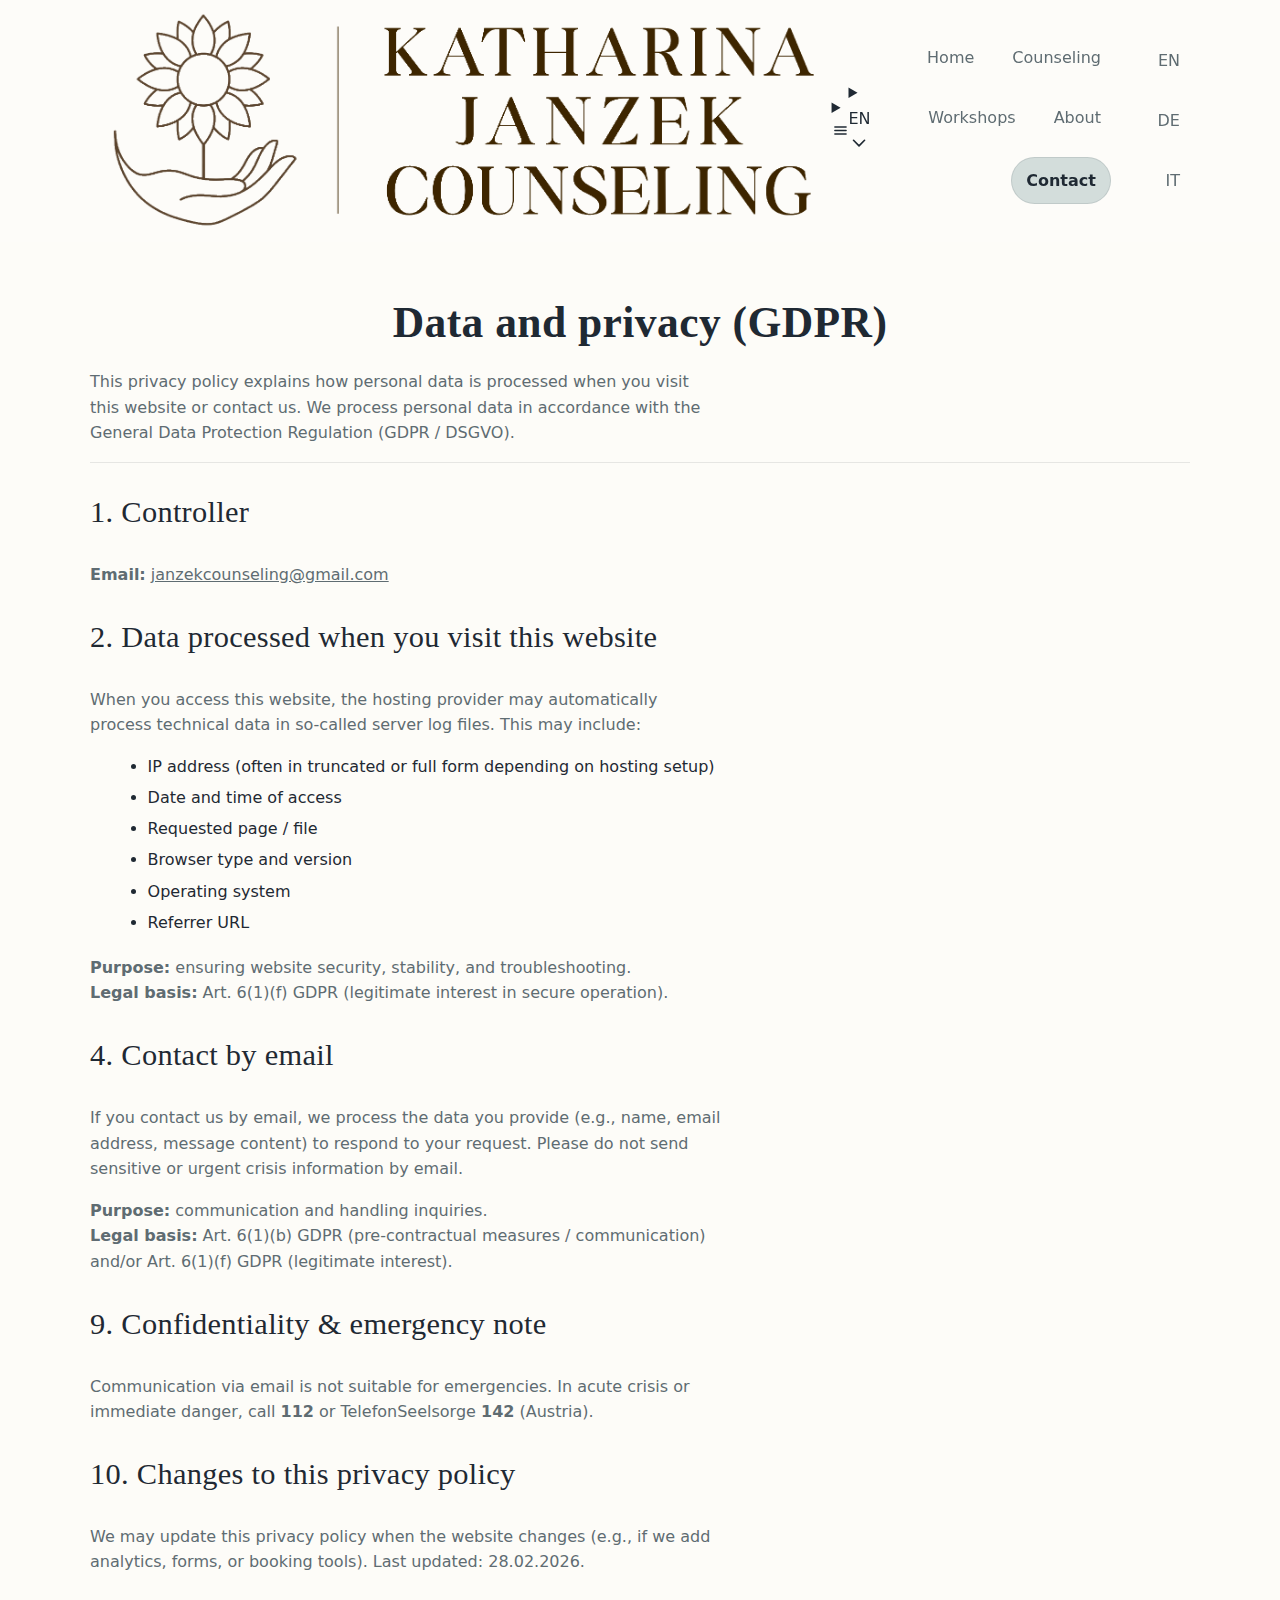
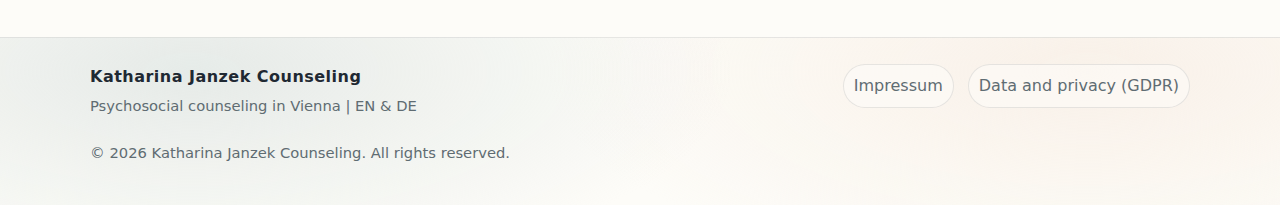
<file: gdpr.html>
<!doctype html>
<html lang="en">
<head>
  <meta charset="utf-8" />
  <meta name="viewport" content="width=device-width, initial-scale=1" />
  <title>Data and Privacy (GDPR) | Katharina Janzek Counseling</title>
  <link rel="preconnect" href="https://fonts.googleapis.com" />
  <link rel="preconnect" href="https://fonts.gstatic.com" crossorigin />
  <link href="https://fonts.googleapis.com/css2?family=Lato:wght@300;400;700&display=swap" rel="stylesheet" />
  <link rel="stylesheet" href="style.css" />
  <meta name="description" content="Privacy Policy (GDPR) for Katharina Janzek Counseling." />
</head>

<body>
  <header class="topbar">
    <div class="container topbar__inner">
      <div class="brand">
        <img class="brand__logo" src="img/website_logo_alpha.png" alt="Katharina Janzek Beratung logo" />
      </div>
      <details class="mobile-menu mobile-only">
        <summary class="mobile-icon-btn" aria-label="Open menu">
          <svg viewBox="0 0 24 24" aria-hidden="true" fill="none" stroke="currentColor" stroke-width="2" stroke-linecap="round">
            <line x1="4" y1="7" x2="20" y2="7"></line>
            <line x1="4" y1="12" x2="20" y2="12"></line>
            <line x1="4" y1="17" x2="20" y2="17"></line>
          </svg>
        </summary>
        <nav class="mobile-menu__panel" aria-label="Mobile primary">
          <a class="nav__link" href="index.html">Home</a>
          <a class="nav__link" href="counseling.html">Counseling</a>
          <a class="nav__link" href="workshops.html">Workshops</a>
          <a class="nav__link" href="about.html">About</a>
          <a class="btn btn--primary nav__cta" href="index.html#about-contact">Contact</a>
        </nav>
      </details>
      <a class="social-link mobile-social mobile-only" href="https://www.instagram.com/janzek_counseling/" target="_blank" rel="noopener noreferrer" aria-label="Instagram">
        <svg viewBox="0 0 24 24" aria-hidden="true" fill="none" stroke="currentColor" stroke-width="1.8" stroke-linecap="round" stroke-linejoin="round">
          <rect x="3" y="3" width="18" height="18" rx="5"></rect>
          <circle cx="12" cy="12" r="4.2"></circle>
          <circle cx="17.5" cy="6.5" r="1"></circle>
        </svg>
      </a>
      <details class="mobile-lang mobile-only">
        <summary class="mobile-icon-btn mobile-lang__toggle" aria-label="Change language">
          <span>EN</span>
          <svg viewBox="0 0 24 24" aria-hidden="true" fill="none" stroke="currentColor" stroke-width="1.8" stroke-linecap="round" stroke-linejoin="round">
            <polyline points="6 9 12 15 18 9"></polyline>
          </svg>
        </summary>
        <nav class="mobile-lang__panel" aria-label="Mobile language switcher">
          <a class="nav__link" href="index.html">EN</a>
          <a class="nav__link" href="de/index.html">DE</a>
          <a class="nav__link" href="it/index.html">IT</a>
        </nav>
      </details>

      <nav class="nav nav--primary" aria-label="Primary">
        <a class="nav__link" href="index.html">Home</a>
        <a class="nav__link" href="counseling.html">Counseling</a>
        <a class="nav__link" href="workshops.html">Workshops</a>
        <a class="nav__link" href="about.html">About</a>
        <a class="btn btn--primary nav__cta" href="index.html#about-contact">Contact</a>
      </nav>
      <nav class="nav nav--lang" aria-label="Language switcher">
        <a class="social-link" href="https://www.instagram.com/janzek_counseling/" target="_blank" rel="noopener noreferrer" aria-label="Instagram">
          <svg viewBox="0 0 24 24" aria-hidden="true" fill="none" stroke="currentColor" stroke-width="1.8" stroke-linecap="round" stroke-linejoin="round">
            <rect x="3" y="3" width="18" height="18" rx="5"></rect>
            <circle cx="12" cy="12" r="4.2"></circle>
            <circle cx="17.5" cy="6.5" r="1"></circle>
          </svg>
        </a>
        <a class="nav__link" href="index.html">EN</a>
        <a class="nav__link" href="de/index.html">DE</a>
        <a class="nav__link" href="it/index.html">IT</a>
      </nav>
    </div>
  </header>

  <main id="main-content">
    <section class="section">
      <div class="container">
        <h1 class="couns-title">Data and privacy (GDPR)</h1>

        <p class="section__text">
          This privacy policy explains how personal data is processed when you visit this website or contact us.
          We process personal data in accordance with the General Data Protection Regulation (GDPR / DSGVO).
        </p>

        <hr class="divider" />

        <h2 class="section__title">1. Controller</h2>
        <p class="section__text">
          <strong>Email:</strong> <a href="mailto:janzekcounseling@gmail.com">janzekcounseling@gmail.com</a>
        </p>

        <h2 class="section__title">2. Data processed when you visit this website</h2>
        <p class="section__text">
          When you access this website, the hosting provider may automatically process technical data in so-called server log files.
          This may include:
        </p>
        <ul class="bullets">
          <li>IP address (often in truncated or full form depending on hosting setup)</li>
          <li>Date and time of access</li>
          <li>Requested page / file</li>
          <li>Browser type and version</li>
          <li>Operating system</li>
          <li>Referrer URL</li>
        </ul>
        <p class="section__text">
          <strong>Purpose:</strong> ensuring website security, stability, and troubleshooting.<br />
          <strong>Legal basis:</strong> Art. 6(1)(f) GDPR (legitimate interest in secure operation).
        </p>

        <h2 class="section__title">4. Contact by email</h2>
        <p class="section__text">
          If you contact us by email, we process the data you provide (e.g., name, email address, message content) to respond to your request.
          Please do not send sensitive or urgent crisis information by email.
        </p>
        <p class="section__text">
          <strong>Purpose:</strong> communication and handling inquiries.<br />
          <strong>Legal basis:</strong> Art. 6(1)(b) GDPR (pre-contractual measures / communication) and/or Art. 6(1)(f) GDPR (legitimate interest).
        </p>

        <h2 class="section__title">9. Confidentiality &amp; emergency note</h2>
        <p class="section__text">
          Communication via email is not suitable for emergencies. In acute crisis or immediate danger, call <strong>112</strong>
          or TelefonSeelsorge <strong>142</strong> (Austria).
        </p>

        <h2 class="section__title">10. Changes to this privacy policy</h2>
        <p class="section__text">
          We may update this privacy policy when the website changes (e.g., if we add analytics, forms, or booking tools).
          Last updated: 28.02.2026.
        </p>
      </div>
    </section>
  </main>

  <footer class="footer">
    <div class="container footer__inner">
      <div class="footer__cols">
        <div>
          <div class="footer__title">Katharina Janzek Counseling</div>
          <div class="footer__small">Psychosocial counseling in Vienna | EN &amp; DE</div>
        </div>

        <div class="footer__links">
          <a href="impressum.html">Impressum</a>
          <a href="gdpr.html">Data and privacy (GDPR)</a>
        </div>
      </div>

      <div class="footer__legal">
        <p class="footer__small">
          &copy; <span id="year"></span> Katharina Janzek Counseling. All rights reserved.
        </p>
      </div>
    </div>

    <script>
      document.getElementById("year").textContent = new Date().getFullYear();
    </script>
  </footer>
</body>
</html>
</file>
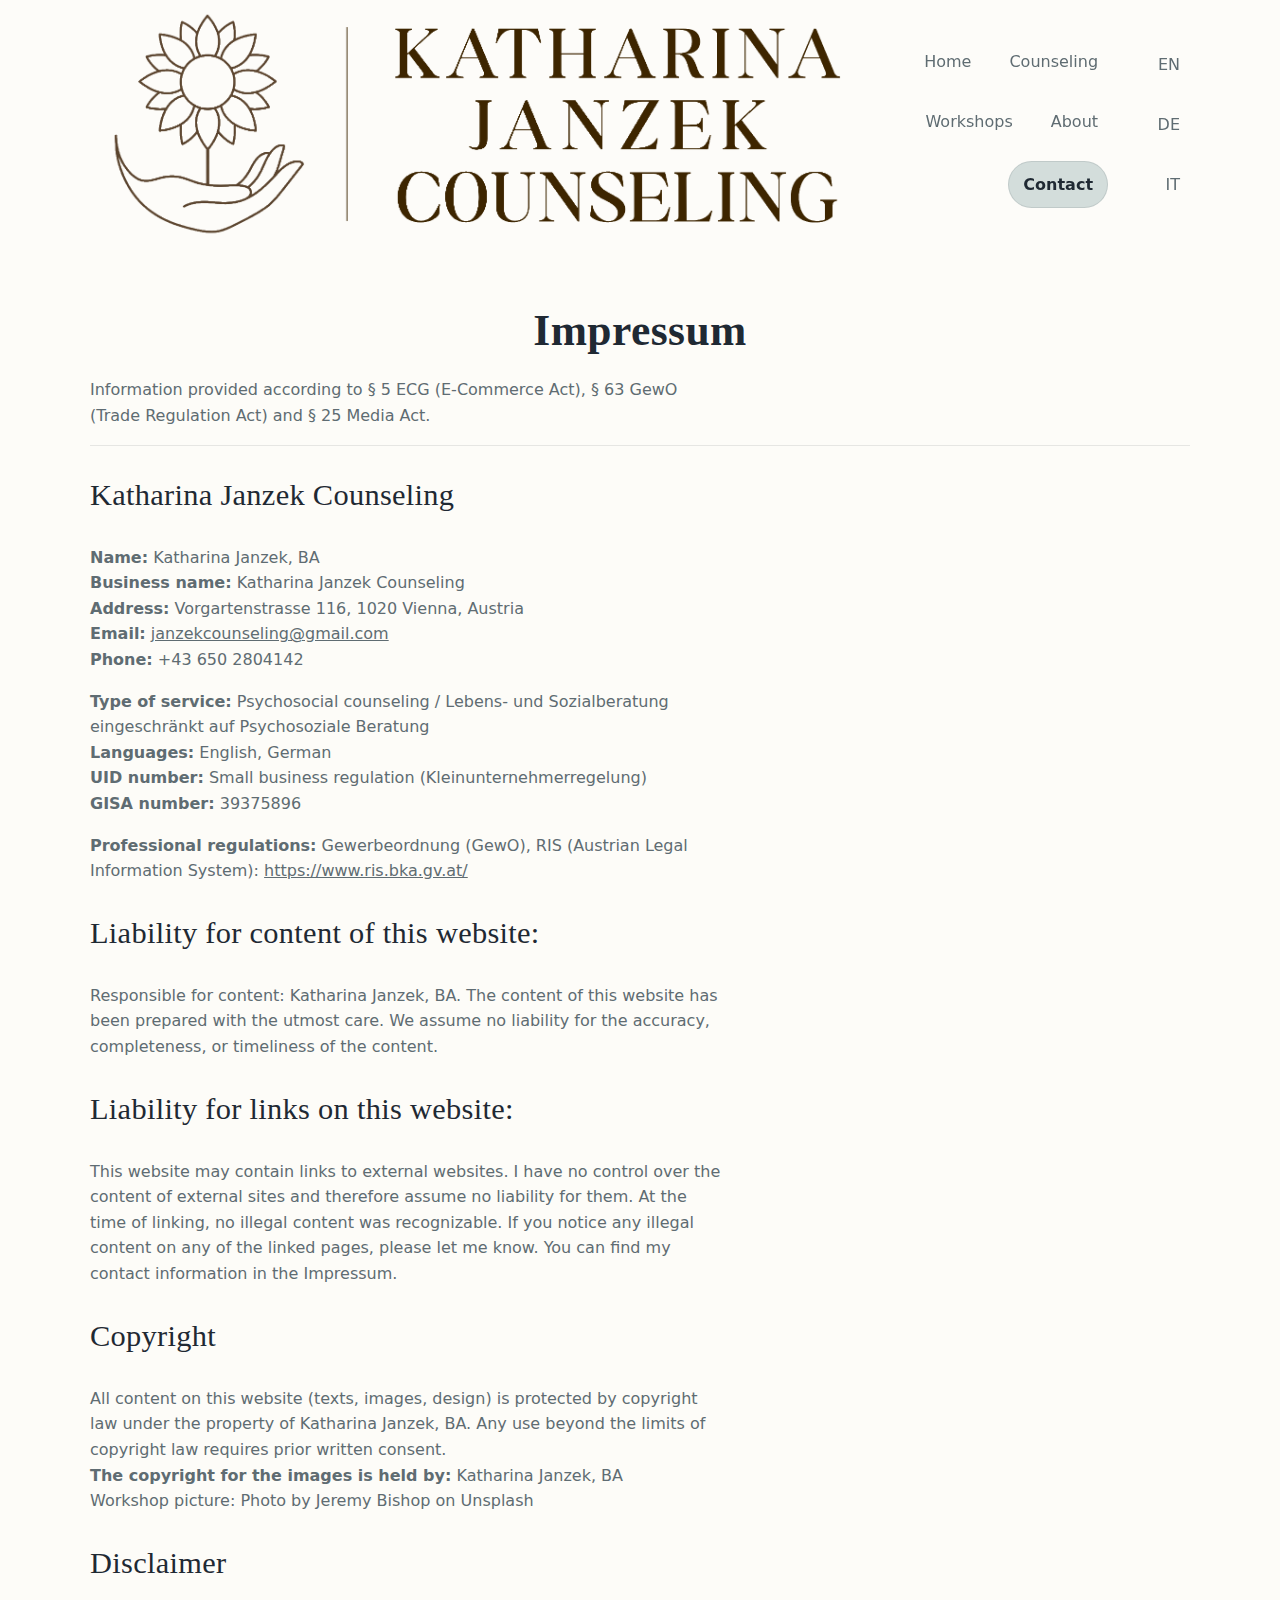
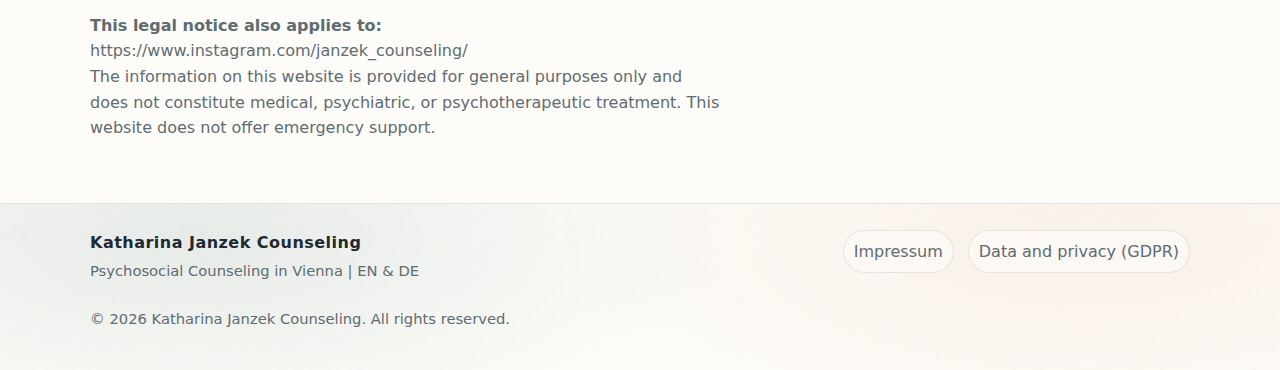
<file: impressum.html>
<!doctype html>
<html lang="en">
<head>
  <meta charset="utf-8" />
  <meta name="viewport" content="width=device-width, initial-scale=1" />
  <title>Impressum | Katharina Janzek Counseling</title>
  <link rel="preconnect" href="https://fonts.googleapis.com" />
  <link rel="preconnect" href="https://fonts.gstatic.com" crossorigin />
  <link href="https://fonts.googleapis.com/css2?family=Lato:wght@300;400;700&display=swap" rel="stylesheet" />
  <link rel="stylesheet" href="style.css" />
  <meta name="description" content="Impressum (Legal Notice) for Katharina Janzek Counseling." />
</head>

<body>
  <header class="topbar">
    <div class="container topbar__inner">
      <div class="brand">
        <img class="brand__logo" src="img/website_logo_alpha.png" alt="Katharina Janzek Beratung logo" />
      </div>

      <nav class="nav nav--primary" aria-label="Primary">
        <a class="nav__link" href="index.html">Home</a>
        <a class="nav__link" href="counseling.html">Counseling</a>
        <a class="nav__link" href="workshops.html">Workshops</a>
        <a class="nav__link" href="about.html">About</a>
        <a class="btn btn--primary nav__cta" href="index.html#about-contact">Contact</a>
      </nav>
      <nav class="nav nav--lang" aria-label="Language switcher">
        <a class="social-link" href="https://www.instagram.com/janzek_counseling/" target="_blank" rel="noopener noreferrer" aria-label="Instagram">
          <svg viewBox="0 0 24 24" aria-hidden="true" fill="none" stroke="currentColor" stroke-width="1.8" stroke-linecap="round" stroke-linejoin="round">
            <rect x="3" y="3" width="18" height="18" rx="5"></rect>
            <circle cx="12" cy="12" r="4.2"></circle>
            <circle cx="17.5" cy="6.5" r="1"></circle>
          </svg>
        </a>
        <a class="nav__link" href="index.html">EN</a>
        <a class="nav__link" href="de/index.html">DE</a>
        <a class="nav__link" href="it/index.html">IT</a>
      </nav>
    </div>
  </header>

  <main id="main-content">
    <section class="section">
      <div class="container">
        <h1 class="couns-title">Impressum</h1>

        <p class="section__text">
          Information provided according to § 5 ECG (E-Commerce Act), § 63 GewO (Trade Regulation Act) and § 25 Media Act.
        </p>

        <hr class="divider" />

        <h2 class="section__title">Katharina Janzek Counseling</h2>
        <p class="section__text">
          <strong>Name:</strong> Katharina Janzek, BA<br />
          <strong>Business name:</strong> Katharina Janzek Counseling<br />
          <strong>Address:</strong> Vorgartenstrasse 116, 1020 Vienna, Austria<br />
          <strong>Email:</strong> <a href="mailto:janzekcounseling@gmail.com">janzekcounseling@gmail.com</a><br />
          <strong>Phone:</strong> +43 650 2804142
        </p>

        <p class="section__text">
          <strong>Type of service:</strong> Psychosocial counseling / Lebens- und Sozialberatung eingeschränkt auf Psychosoziale Beratung<br />
          <strong>Languages:</strong> English, German<br />
          <strong>UID number:</strong> Small business regulation (Kleinunternehmerregelung)<br />
          <strong>GISA number:</strong> 39375896<br />

        </p>

        <p class="section__text">
          <strong>Professional regulations:</strong> Gewerbeordnung (GewO), RIS (Austrian Legal Information System):
          <a href="https://www.ris.bka.gv.at/" target="_blank" rel="noopener">https://www.ris.bka.gv.at/</a>
        </p>

        <h2 class="section__title">Liability for content of this website:</h2>
        <p class="section__text">
          Responsible for content: Katharina Janzek, BA. The content of this website has been prepared with the utmost care. We assume no liability for the accuracy, completeness, or timeliness of the content.
        </p>

        <h2 class="section__title">Liability for links on this website:</h2>
        <p class="section__text">
          This website may contain links to external websites. I have no control over the content of external sites and therefore assume no liability for them. At the time of linking, no illegal content was recognizable. 
          If you notice any illegal content on any of the linked pages, please let me know. You can find my contact information in the Impressum.
        </p>

        <h2 class="section__title">Copyright</h2>
        <p class="section__text">
          All content on this website (texts, images, design) is protected by copyright law under the property of Katharina Janzek, BA.
          Any use beyond the limits of copyright law requires prior written consent.<br />
          <strong>The copyright for the images is held by:</strong> Katharina Janzek, BA<br />
          Workshop picture: Photo by Jeremy Bishop on Unsplash
        </p>

        <h2 class="section__title">Disclaimer</h2>
        <p class="section__text">
          <strong>This legal notice also applies to:</strong> https://www.instagram.com/janzek_counseling/ <br />
          The information on this website is provided for general purposes only and does not constitute medical, psychiatric, or psychotherapeutic treatment. This website does not offer emergency support.
        </p>
        
      </div>
    </section>
  </main>

  <footer class="footer">
    <div class="container footer__inner">
      <div class="footer__cols">
        <div>
          <div class="footer__title">Katharina Janzek Counseling</div>
          <div class="footer__small">Psychosocial Counseling in Vienna | EN &amp; DE</div>
        </div>

        <div class="footer__links">
          <a href="impressum.html">Impressum</a>
          <a href="gdpr.html">Data and privacy (GDPR)</a>
        </div>
      </div>

      <div class="footer__legal">
        <p class="footer__small">
          &copy; <span id="year"></span> Katharina Janzek Counseling. All rights reserved.
        </p>
      </div>
    </div>

    <script>
      document.getElementById("year").textContent = new Date().getFullYear();
    </script>
  </footer>
</body>
</html>
</file>
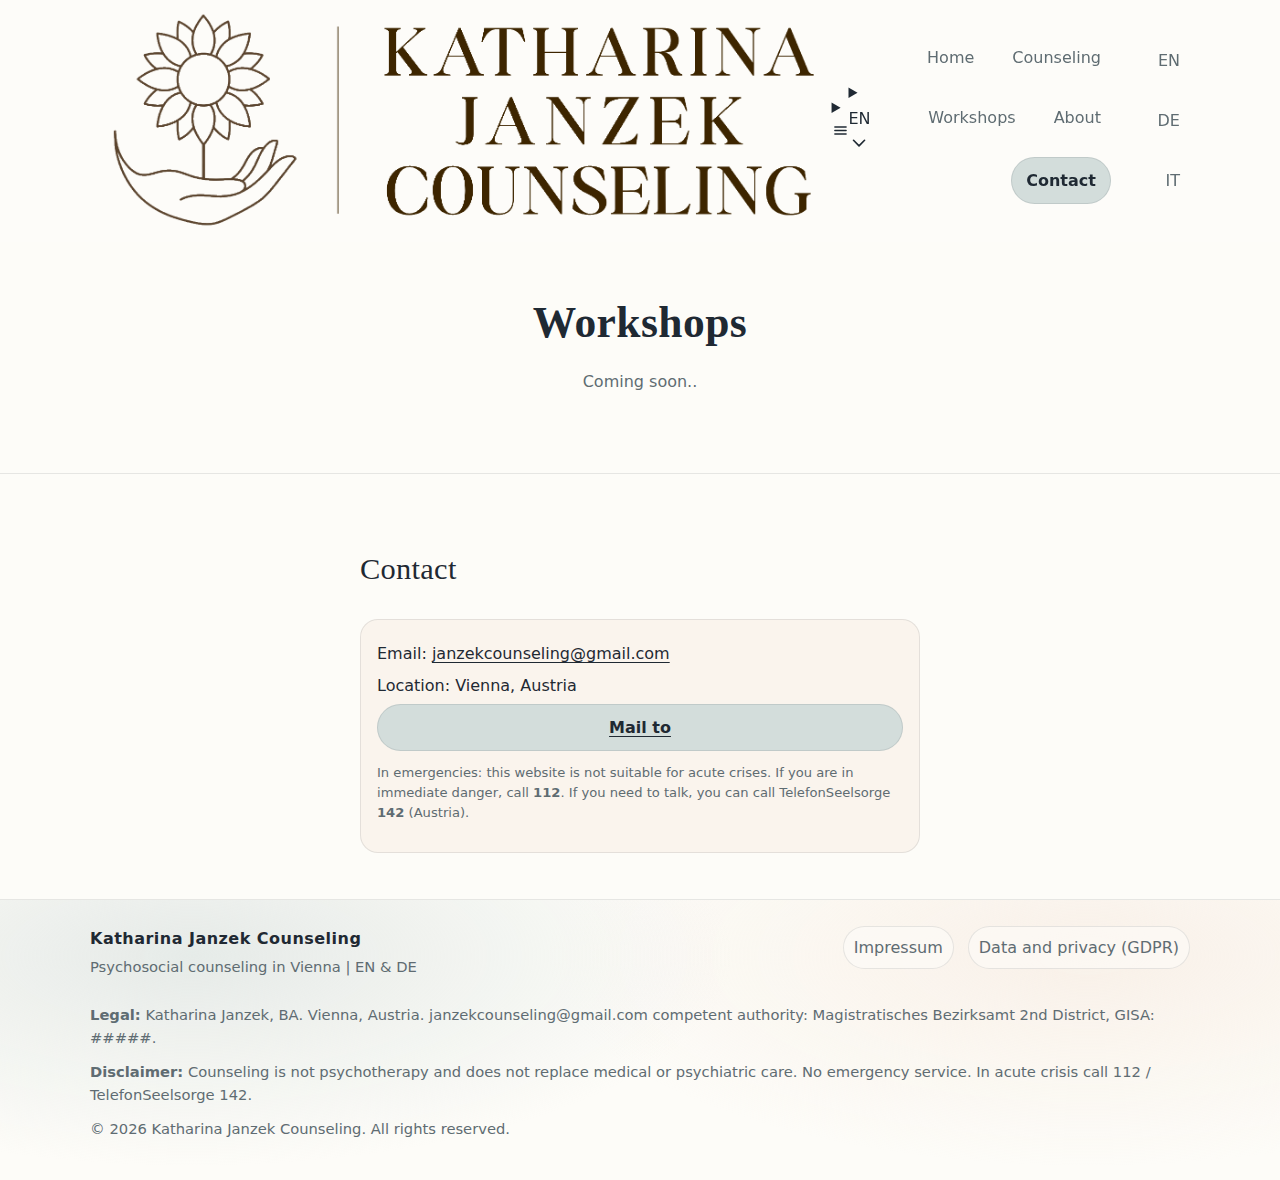
<file: workshops.html>
<!doctype html>
<html lang="en">
<head>
  <meta charset="utf-8" />
  <meta name="viewport" content="width=device-width, initial-scale=1" />
  <title>Workshops | Katharina Janzek Counseling</title>
  <link rel="preconnect" href="https://fonts.googleapis.com" />
  <link rel="preconnect" href="https://fonts.gstatic.com" crossorigin />
  <link href="https://fonts.googleapis.com/css2?family=Lato:wght@300;400;700&display=swap" rel="stylesheet" />
  <link rel="stylesheet" href="style.css" />
  <meta name="description" content="Workshops with Katharina Janzek in Vienna. Psychosocial workshop offerings for groups and organizations." />
</head>

<body>
  <header class="topbar">
    <div class="container topbar__inner">
      <div class="brand">
        <img class="brand__logo" src="img/website_logo_alpha.png" alt="Katharina Janzek Beratung logo" />
      </div>
      <details class="mobile-menu mobile-only">
        <summary class="mobile-icon-btn" aria-label="Open menu">
          <svg viewBox="0 0 24 24" aria-hidden="true" fill="none" stroke="currentColor" stroke-width="2" stroke-linecap="round">
            <line x1="4" y1="7" x2="20" y2="7"></line>
            <line x1="4" y1="12" x2="20" y2="12"></line>
            <line x1="4" y1="17" x2="20" y2="17"></line>
          </svg>
        </summary>
        <nav class="mobile-menu__panel" aria-label="Mobile primary">
          <a class="nav__link" href="index.html">Home</a>
          <a class="nav__link" href="counseling.html">Counseling</a>
          <a class="nav__link" href="workshops.html" aria-current="page">Workshops</a>
          <a class="nav__link" href="about.html">About</a>
          <a class="btn btn--primary nav__cta" href="#contact">Contact</a>
        </nav>
      </details>
      <a class="social-link mobile-social mobile-only" href="https://www.instagram.com/janzek_counseling/" target="_blank" rel="noopener noreferrer" aria-label="Instagram">
        <svg viewBox="0 0 24 24" aria-hidden="true" fill="none" stroke="currentColor" stroke-width="1.8" stroke-linecap="round" stroke-linejoin="round">
          <rect x="3" y="3" width="18" height="18" rx="5"></rect>
          <circle cx="12" cy="12" r="4.2"></circle>
          <circle cx="17.5" cy="6.5" r="1"></circle>
        </svg>
      </a>
      <details class="mobile-lang mobile-only">
        <summary class="mobile-icon-btn mobile-lang__toggle" aria-label="Change language">
          <span>EN</span>
          <svg viewBox="0 0 24 24" aria-hidden="true" fill="none" stroke="currentColor" stroke-width="1.8" stroke-linecap="round" stroke-linejoin="round">
            <polyline points="6 9 12 15 18 9"></polyline>
          </svg>
        </summary>
        <nav class="mobile-lang__panel" aria-label="Mobile language switcher">
          <a class="nav__link" href="workshops.html">EN</a>
          <a class="nav__link" href="de/workshops.html">DE</a>
          <a class="nav__link" href="it/workshops.html">IT</a>
        </nav>
      </details>

      <nav class="nav nav--primary" aria-label="Primary">
        <a class="nav__link" href="index.html">Home</a>
        <a class="nav__link" href="counseling.html">Counseling</a>
        <a class="nav__link" href="workshops.html" aria-current="page">Workshops</a>
        <a class="nav__link" href="about.html">About</a>
        <a class="btn btn--primary nav__cta" href="#contact">Contact</a>
      </nav>
      <nav class="nav nav--lang" aria-label="Language switcher">
        <a class="social-link" href="https://www.instagram.com/janzek_counseling/" target="_blank" rel="noopener noreferrer" aria-label="Instagram">
          <svg viewBox="0 0 24 24" aria-hidden="true" fill="none" stroke="currentColor" stroke-width="1.8" stroke-linecap="round" stroke-linejoin="round">
            <rect x="3" y="3" width="18" height="18" rx="5"></rect>
            <circle cx="12" cy="12" r="4.2"></circle>
            <circle cx="17.5" cy="6.5" r="1"></circle>
          </svg>
        </a>
        <a class="nav__link" href="workshops.html">EN</a>
        <a class="nav__link" href="de/workshops.html">DE</a>
        <a class="nav__link" href="it/workshops.html">IT</a>
      </nav>
    </div>
  </header>

  <main id="main-content">
    <section class="section" aria-labelledby="workshops-title">
      <div class="container">
        <h1 id="workshops-title" class="couns-title">Workshops</h1>

        <p class="couns-lead">
          Coming soon..
        </p>
      </div>
    </section>

    <hr class="divider" />

    <section id="contact" class="section" aria-labelledby="contact-title">
      <div class="container contact-centered">
        <h2 id="contact-title" class="section__title">Contact</h2>

        <div class="contact-card">
          <p class="contact-card__line">
            Email: <a href="mailto:janzekcounseling@gmail.com">janzekcounseling@gmail.com</a>
          </p>
          <p class="contact-card__line">
            Location: Vienna, Austria
          </p>

          <a class="btn btn--primary btn--wide" href="mailto:janzekcounseling@gmail.com">Mail to</a>

          <p class="note note--tight">
            In emergencies: this website is not suitable for acute crises.
            If you are in immediate danger, call <strong>112</strong>. If you need to talk, you can call
            TelefonSeelsorge <strong>142</strong> (Austria).
          </p>
        </div>
      </div>
    </section>
  </main>

  <footer class="footer">
    <div class="container footer__inner">
      <div class="footer__cols">
        <div>
          <div class="footer__title">Katharina Janzek Counseling</div>
          <div class="footer__small">Psychosocial counseling in Vienna | EN &amp; DE</div>
        </div>

        <div class="footer__links">
          <a href="impressum.html">Impressum</a>
          <a href="gdpr.html">Data and privacy (GDPR)</a>
        </div>
      </div>

      <div class="footer__legal">
        <p>
          <strong>Legal:</strong> Katharina Janzek, BA. Vienna, Austria. janzekcounseling@gmail.com
          competent authority: Magistratisches Bezirksamt 2nd District, GISA: #####.
        </p>
        <p>
          <strong>Disclaimer:</strong> Counseling is not psychotherapy and does not replace medical or psychiatric care.
          No emergency service. In acute crisis call 112 / TelefonSeelsorge 142.
        </p>
        <p class="footer__small">
          &copy; <span id="year"></span> Katharina Janzek Counseling. All rights reserved.
        </p>
      </div>
    </div>

    <script>
      document.getElementById("year").textContent = new Date().getFullYear();
    </script>
  </footer>
</body>
</html>
</file>
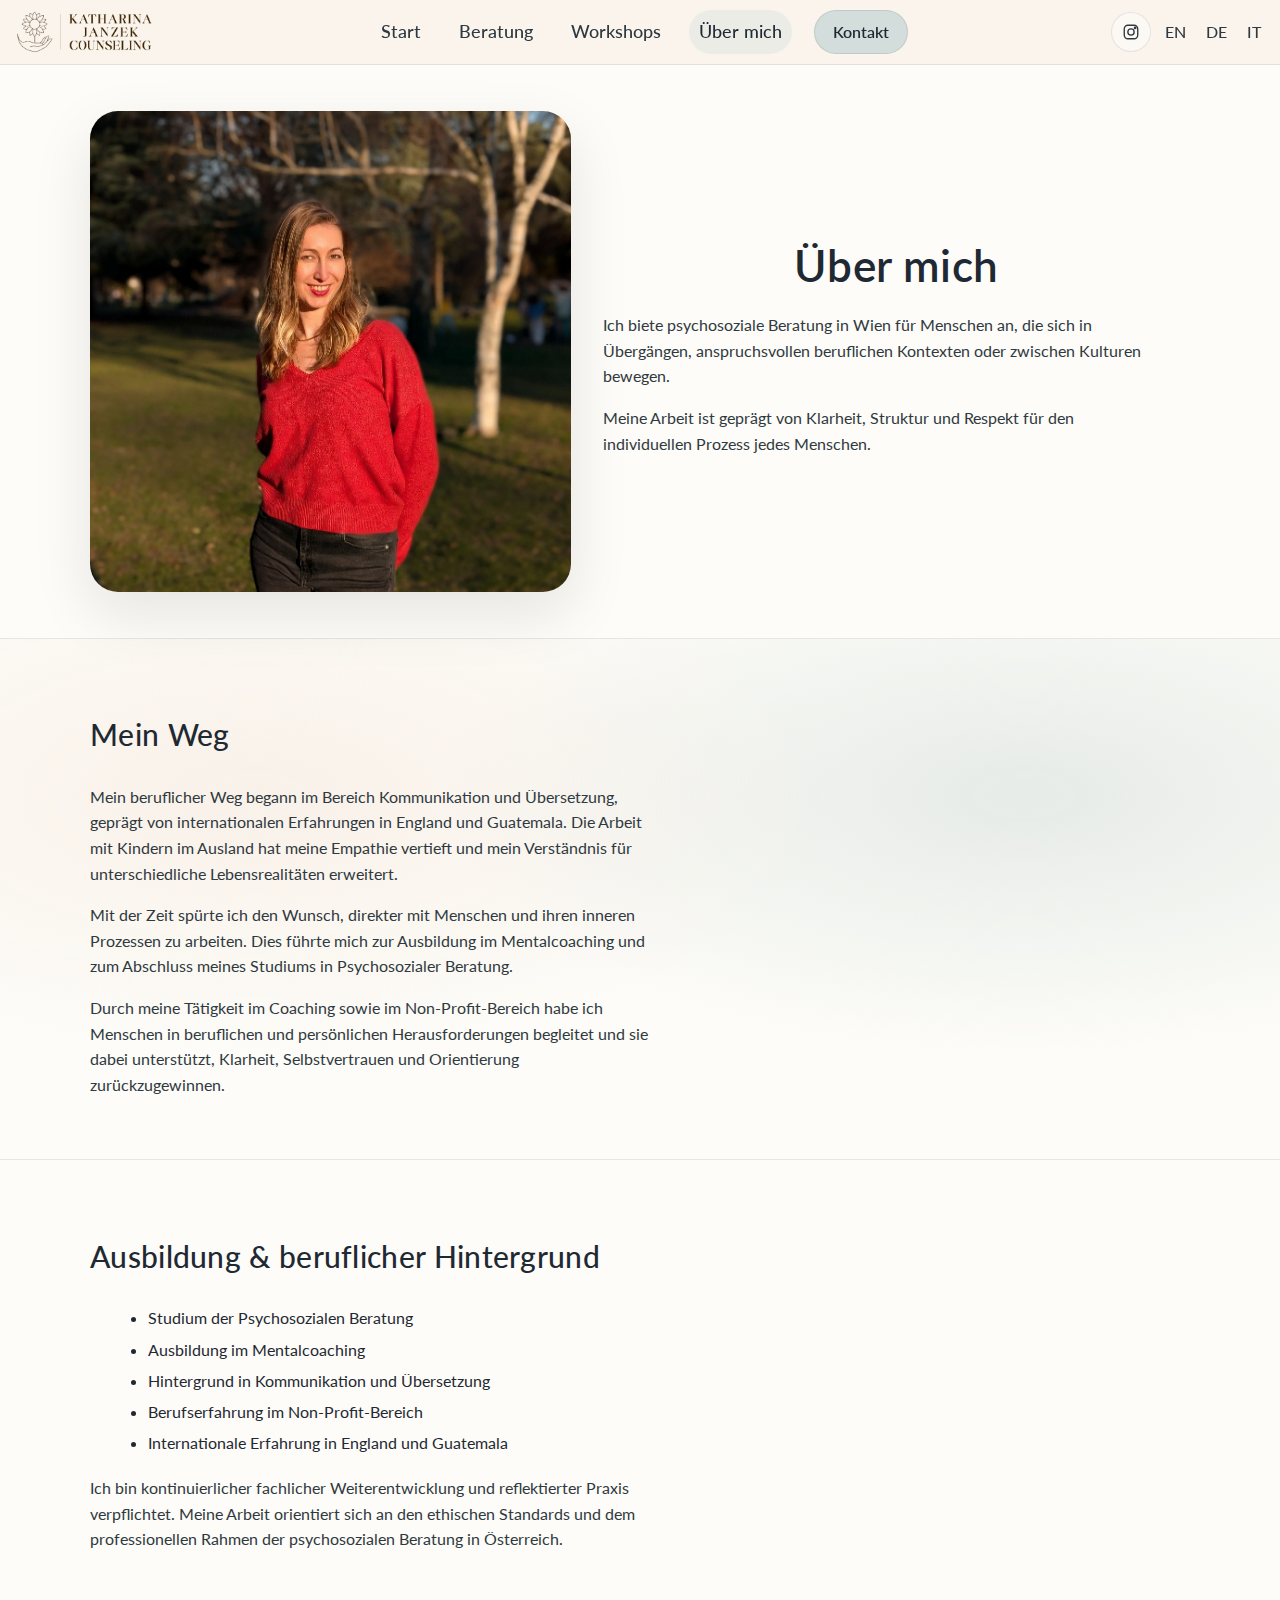
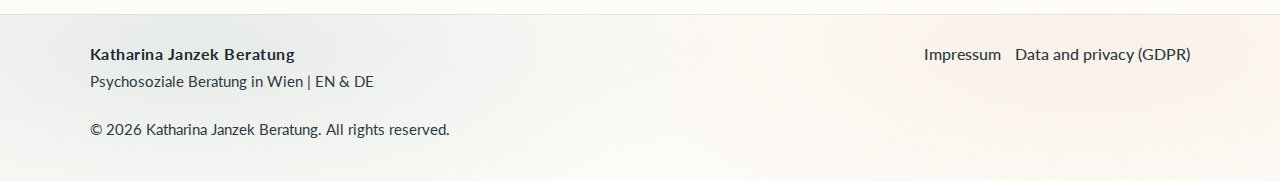
<file: de/about.html>
<!doctype html>
<html lang="de">
<head>
  <meta charset="utf-8" />
  <meta name="viewport" content="width=device-width, initial-scale=1" />
  <title>&Uuml;ber Katharina Janzek | Psychosoziale Beratung Wien</title>
  <link rel="preconnect" href="https://fonts.googleapis.com" />
  <link rel="preconnect" href="https://fonts.gstatic.com" crossorigin />
  <link href="https://fonts.googleapis.com/css2?family=Lato:wght@300;400;700&display=swap" rel="stylesheet" />
  <link rel="stylesheet" href="style.css" />
  <meta name="description" content="Mehr &uuml;ber Katharina Janzek, psychosoziale Beraterin in Wien, ihren Hintergrund in Kommunikation, Coaching und ihre fachliche Ausbildung." />
</head>

<body>
  <header class="topbar">
    <div class="container topbar__inner">
      <div class="brand">
        <img class="brand__logo" src="../img/website_logo_alpha.png" alt="Katharina Janzek Beratung logo" />
      </div>

      <nav class="nav nav--primary" aria-label="Primary">
        <a class="nav__link" href="index.html">Start</a>
        <a class="nav__link" href="counseling.html">Beratung</a>
        <a class="nav__link" href="workshops.html">Workshops</a>
        <a class="nav__link" href="about.html" aria-current="page">&Uuml;ber mich</a>
        <a class="btn btn--primary nav__cta" href="index.html#about-contact">Kontakt</a>
      </nav>
      <nav class="nav nav--lang" aria-label="Language switcher">
        <a class="social-link" href="https://www.instagram.com/janzek_counseling/" target="_blank" rel="noopener noreferrer" aria-label="Instagram">
          <svg viewBox="0 0 24 24" aria-hidden="true" fill="none" stroke="currentColor" stroke-width="1.8" stroke-linecap="round" stroke-linejoin="round">
            <rect x="3" y="3" width="18" height="18" rx="5"></rect>
            <circle cx="12" cy="12" r="4.2"></circle>
            <circle cx="17.5" cy="6.5" r="1"></circle>
          </svg>
        </a>
        <a class="nav__link" href="../about.html">EN</a>
        <a class="nav__link" href="about.html">DE</a>
        <a class="nav__link" href="../it/about.html">IT</a>
      </nav>
    </div>
  </header>

  <main id="main-content">
    <section class="section">
      <div class="container about-hero">
        <div class="about-hero__image">
          <img src="../img/katharina-portrait.jpg" alt="Portr&auml;t von Katharina Janzek" />
        </div>

        <div class="about-hero__content">
          <h1 class="couns-title">&Uuml;ber mich</h1>

          <p class="section__text">
            Ich biete psychosoziale Beratung in Wien f&uuml;r Menschen an, die sich in &Uuml;berg&auml;ngen, anspruchsvollen beruflichen Kontexten oder zwischen Kulturen bewegen.
          </p>

          <p class="section__text">
            Meine Arbeit ist gepr&auml;gt von Klarheit, Struktur und Respekt f&uuml;r den individuellen Prozess jedes Menschen.
          </p>
        </div>
      </div>
    </section>

    <hr class="divider" />

    <section class="section section--alt">
      <div class="container">
        <h2 class="section__title">Mein Weg</h2>

        <p class="section__text">
          Mein beruflicher Weg begann im Bereich Kommunikation und &Uuml;bersetzung, gepr&auml;gt von internationalen Erfahrungen in England und Guatemala.
          Die Arbeit mit Kindern im Ausland hat meine Empathie vertieft und mein Verst&auml;ndnis f&uuml;r unterschiedliche Lebensrealit&auml;ten erweitert.
        </p>

        <p class="section__text">
          Mit der Zeit sp&uuml;rte ich den Wunsch, direkter mit Menschen und ihren inneren Prozessen zu arbeiten. Dies f&uuml;hrte mich zur Ausbildung im Mentalcoaching und zum Abschluss meines Studiums in Psychosozialer Beratung.
        </p>

        <p class="section__text">
          Durch meine T&auml;tigkeit im Coaching sowie im Non-Profit-Bereich habe ich Menschen in beruflichen und pers&ouml;nlichen Herausforderungen begleitet und sie dabei unterst&uuml;tzt, Klarheit, Selbstvertrauen und Orientierung zur&uuml;ckzugewinnen.
        </p>
      </div>
    </section>

    <hr class="divider" />

    <section class="section">
      <div class="container">
        <h2 class="section__title">Ausbildung &amp; beruflicher Hintergrund</h2>

        <ul class="bullets">
          <li>Studium der Psychosozialen Beratung</li>
          <li>Ausbildung im Mentalcoaching</li>
          <li>Hintergrund in Kommunikation und &Uuml;bersetzung</li>
          <li>Berufserfahrung im Non-Profit-Bereich</li>
          <li>Internationale Erfahrung in England und Guatemala</li>
        </ul>

        <p class="section__text">
          Ich bin kontinuierlicher fachlicher Weiterentwicklung und reflektierter Praxis verpflichtet. Meine Arbeit orientiert sich an den ethischen Standards und dem professionellen Rahmen der psychosozialen Beratung in &Ouml;sterreich.
        </p>
      </div>
    </section>
  </main>

  <footer class="footer">
    <div class="container footer__inner">
      <div class="footer__cols">
        <div>
          <div class="footer__title">Katharina Janzek Beratung</div>
          <div class="footer__small">Psychosoziale Beratung in Wien | EN &amp; DE</div>
        </div>

        <div class="footer__links">
          <a href="../impressum.html">Impressum</a>
          <a href="../gdpr.html">Data and privacy (GDPR)</a>
        </div>
      </div>

      <div class="footer__legal">
        <p class="footer__small">
          &copy; <span id="year"></span> Katharina Janzek Beratung. All rights reserved.
        </p>
      </div>
    </div>

    <script>
      document.getElementById("year").textContent = new Date().getFullYear();
    </script>
  </footer>
</body>
</html>
</file>
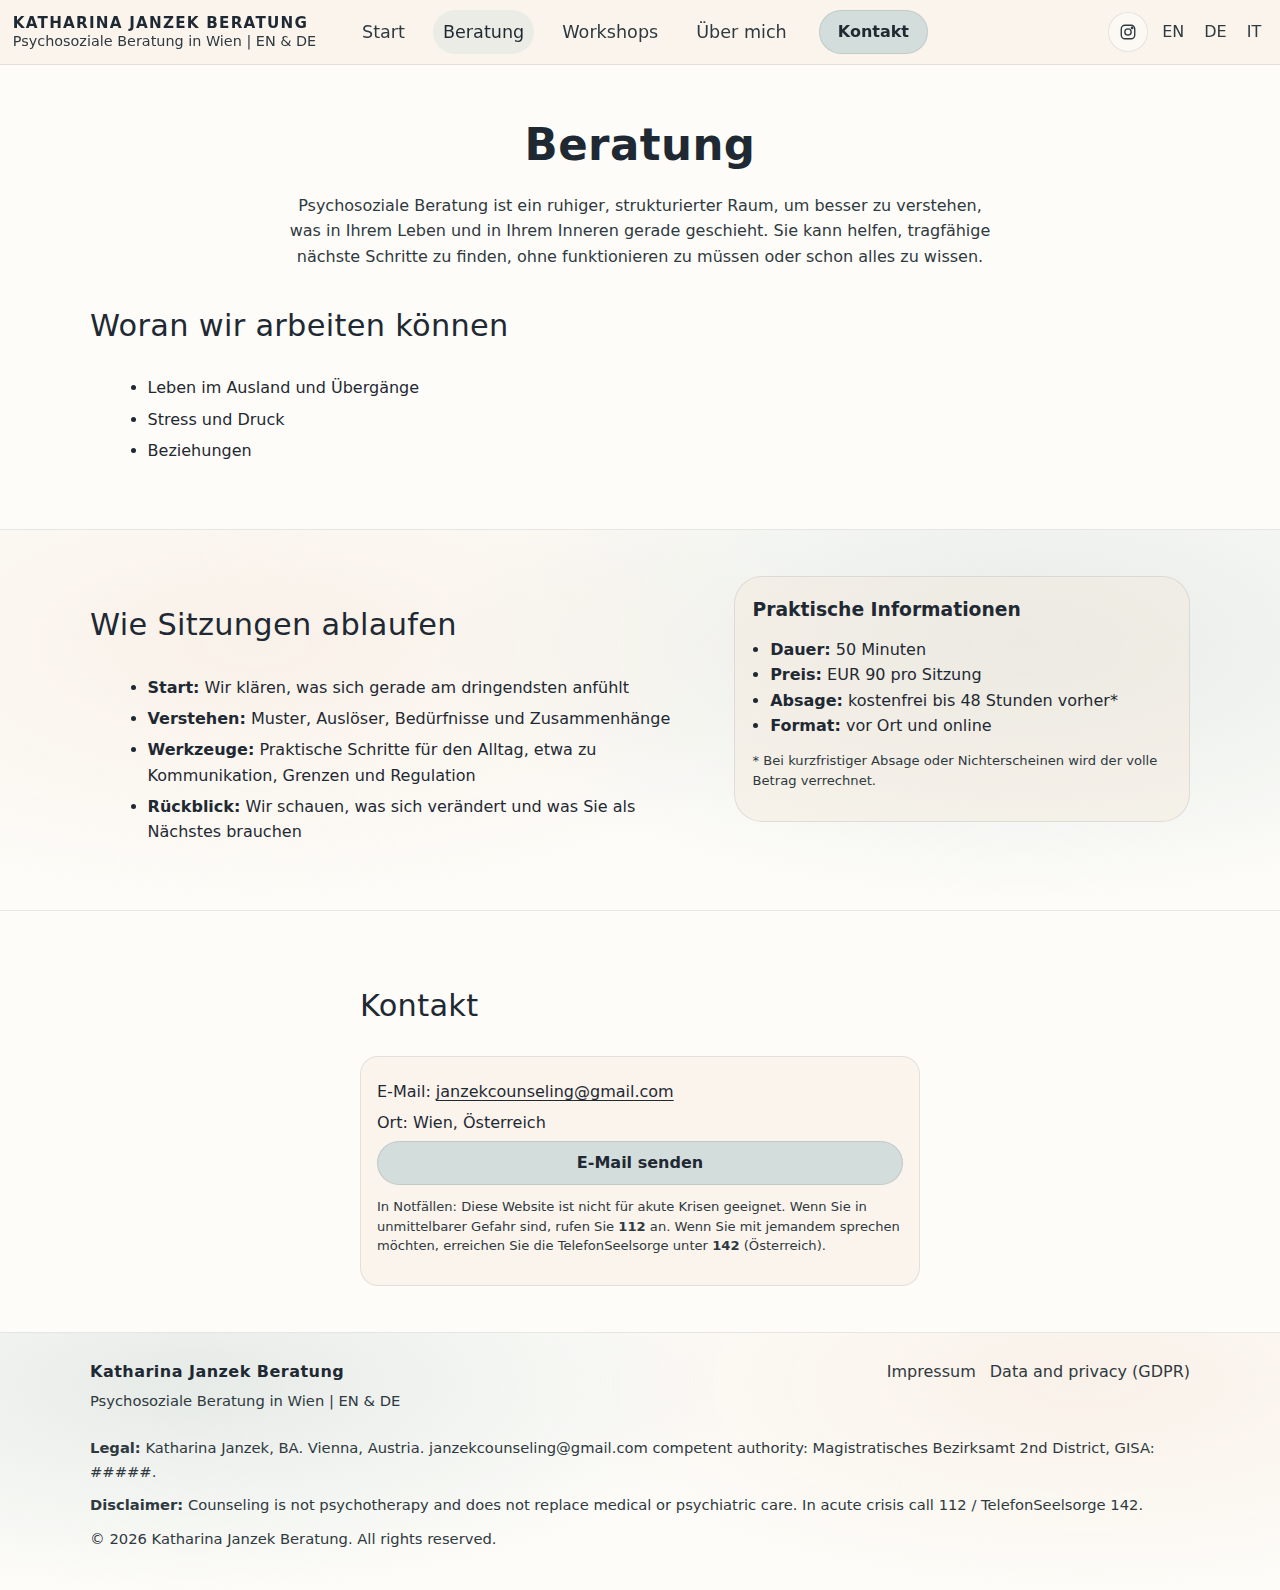
<file: de/counseling.html>
<!doctype html>
<html lang="de">
<head>
  <meta charset="utf-8" />
  <meta name="viewport" content="width=device-width, initial-scale=1" />
  <title>Beratung in Wien | Lebens&uuml;berg&auml;nge &amp; Stressbegleitung</title>
  <link rel="preconnect" href="https://fonts.googleapis.com" />
  <link rel="preconnect" href="https://fonts.gstatic.com" crossorigin />
  <link href="https://fonts.googleapis.com/css2?family=Inter:wght@300;400;500;600&family=Playfair+Display:wght@400;500;600&display=swap" rel="stylesheet" />
  <link rel="stylesheet" href="style.css" />
  <meta name="description" content="Psychosoziale Einzelberatung in Wien mit Fokus auf Lebens&uuml;berg&auml;nge, beruflichen Stress und Beziehungen. Strukturiert, vertraulich und unterst&uuml;tzend." />
</head>

<body>
  <header class="topbar">
    <div class="container topbar__inner">
      <div class="brand">
        <div class="brand__title">KATHARINA JANZEK BERATUNG</div>
        <div class="brand__subtitle">Psychosoziale Beratung in Wien | EN &amp; DE</div>
      </div>

      <nav class="nav nav--primary" aria-label="Primary">
        <a class="nav__link" href="index.html">Start</a>
        <a class="nav__link" href="counseling.html" aria-current="page">Beratung</a>
        <a class="nav__link" href="workshops.html">Workshops</a>
        <a class="nav__link" href="about.html">&Uuml;ber mich</a>
        <a class="btn btn--primary nav__cta" href="#contact">Kontakt</a>
      </nav>
      <nav class="nav nav--lang" aria-label="Language switcher">
        <a class="social-link" href="https://www.instagram.com/janzek_counseling/" target="_blank" rel="noopener noreferrer" aria-label="Instagram">
          <svg viewBox="0 0 24 24" aria-hidden="true" fill="none" stroke="currentColor" stroke-width="1.8" stroke-linecap="round" stroke-linejoin="round">
            <rect x="3" y="3" width="18" height="18" rx="5"></rect>
            <circle cx="12" cy="12" r="4.2"></circle>
            <circle cx="17.5" cy="6.5" r="1"></circle>
          </svg>
        </a>
        <a class="nav__link" href="../counseling.html">EN</a>
        <a class="nav__link" href="counseling.html">DE</a>
        <a class="nav__link" href="../it/counseling.html">IT</a>
      </nav>
    </div>
  </header>

  <main id="main-content">
    <section class="section">
      <div class="container">
        <h1 class="couns-title">Beratung</h1>

        <p class="couns-lead">
          Psychosoziale Beratung ist ein ruhiger, strukturierter Raum, um besser zu verstehen, was in Ihrem Leben und in Ihrem Inneren gerade geschieht.
          Sie kann helfen, tragf&auml;hige n&auml;chste Schritte zu finden, ohne funktionieren zu m&uuml;ssen oder schon alles zu wissen.
        </p>

        <div class="couns-block">
          <h2 class="section__title">Woran wir arbeiten k&ouml;nnen</h2>
          <ul class="bullets">
            <li>Leben im Ausland und &Uuml;berg&auml;nge</li>
            <li>Stress und Druck</li>
            <li>Beziehungen</li>
          </ul>
        </div>
      </div>
    </section>

    <hr class="divider" />

    <section class="section section--alt">
      <div class="container couns-two-col">
        <div>
          <h2 class="section__title">Wie Sitzungen ablaufen</h2>
          <ul class="bullets">
            <li><strong>Start:</strong> Wir kl&auml;ren, was sich gerade am dringendsten anf&uuml;hlt</li>
            <li><strong>Verstehen:</strong> Muster, Ausl&ouml;ser, Bed&uuml;rfnisse und Zusammenh&auml;nge</li>
            <li><strong>Werkzeuge:</strong> Praktische Schritte f&uuml;r den Alltag, etwa zu Kommunikation, Grenzen und Regulation</li>
            <li><strong>R&uuml;ckblick:</strong> Wir schauen, was sich ver&auml;ndert und was Sie als N&auml;chstes brauchen</li>
          </ul>
        </div>

        <aside class="practical-box" aria-label="Praktische Informationen">
          <h3 class="practical-box__title">Praktische Informationen</h3>
          <ul class="practical-box__list">
            <li><strong>Dauer:</strong> 50 Minuten</li>
            <li><strong>Preis:</strong> EUR 90 pro Sitzung</li>
            <li><strong>Absage:</strong> kostenfrei bis 48 Stunden vorher*</li>
            <li><strong>Format:</strong> vor Ort und online</li>
          </ul>
          <p class="note note--tight">
            * Bei kurzfristiger Absage oder Nichterscheinen wird der volle Betrag verrechnet.
          </p>
        </aside>
      </div>
    </section>

    <hr class="divider" />

    <section id="contact" class="section" aria-labelledby="contact-title">
      <div class="container contact-centered">
        <h2 id="contact-title" class="section__title">Kontakt</h2>

        <div class="contact-card">
          <p class="contact-card__line">
            E-Mail: <a href="mailto:janzekcounseling@gmail.com">janzekcounseling@gmail.com</a>
          </p>
          <p class="contact-card__line">
            Ort: Wien, &Ouml;sterreich
          </p>

          <a class="btn btn--primary btn--wide" href="mailto:janzekcounseling@gmail.com">E-Mail senden</a>

          <p class="note note--tight">
            In Notf&auml;llen: Diese Website ist nicht f&uuml;r akute Krisen geeignet.
            Wenn Sie in unmittelbarer Gefahr sind, rufen Sie <strong>112</strong> an. Wenn Sie mit jemandem sprechen m&ouml;chten, erreichen Sie die TelefonSeelsorge unter <strong>142</strong> (&Ouml;sterreich).
          </p>
        </div>
      </div>
    </section>
  </main>

  <footer class="footer">
    <div class="container footer__inner">
      <div class="footer__cols">
        <div>
          <div class="footer__title">Katharina Janzek Beratung</div>
          <div class="footer__small">Psychosoziale Beratung in Wien | EN &amp; DE</div>
        </div>

        <div class="footer__links">
          <a href="../impressum.html">Impressum</a>
          <a href="../gdpr.html">Data and privacy (GDPR)</a>
        </div>
      </div>

      <div class="footer__legal">
        <p>
          <strong>Legal:</strong> Katharina Janzek, BA. Vienna, Austria. janzekcounseling@gmail.com
          competent authority: Magistratisches Bezirksamt 2nd District, GISA: #####.
        </p>
        <p>
          <strong>Disclaimer:</strong> Counseling is not psychotherapy and does not replace medical or psychiatric care.
          In acute crisis call 112 / TelefonSeelsorge 142.
        </p>
        <p class="footer__small">
          &copy; <span id="year"></span> Katharina Janzek Beratung. All rights reserved.
        </p>
      </div>
    </div>

    <script>
      document.getElementById("year").textContent = new Date().getFullYear();
    </script>
  </footer>
</body>
</html>
</file>
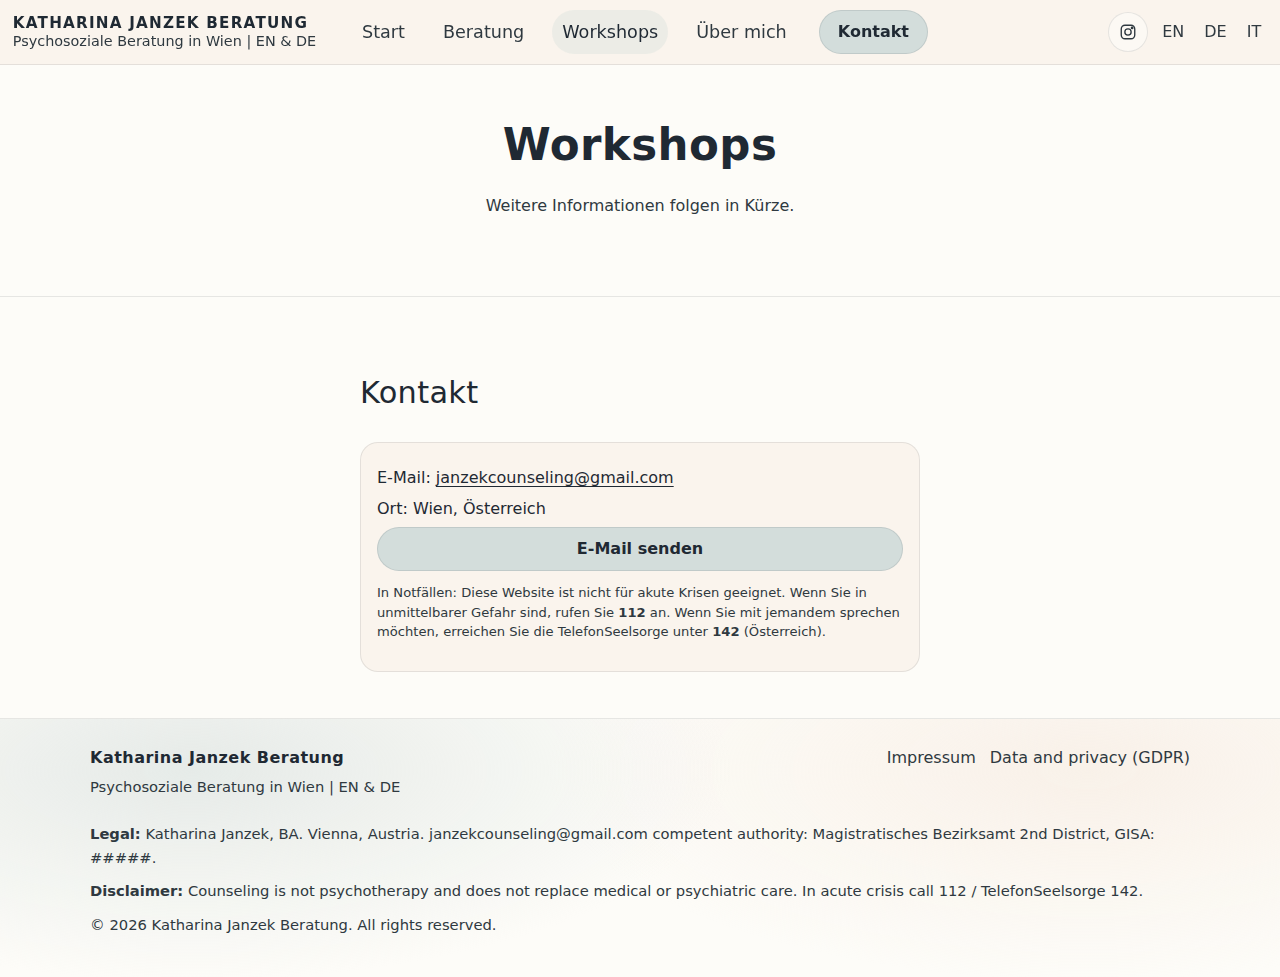
<file: de/workshops.html>
<!doctype html>
<html lang="de">
<head>
  <meta charset="utf-8" />
  <meta name="viewport" content="width=device-width, initial-scale=1" />
  <title>Workshops | Katharina Janzek Beratung</title>
  <link rel="preconnect" href="https://fonts.googleapis.com" />
  <link rel="preconnect" href="https://fonts.gstatic.com" crossorigin />
  <link href="https://fonts.googleapis.com/css2?family=Inter:wght@300;400;500;600&family=Playfair+Display:wght@400;500;600&display=swap" rel="stylesheet" />
  <link rel="stylesheet" href="style.css" />
  <meta name="description" content="Workshops mit Katharina Janzek in Wien. Psychosoziale Workshop-Angebote f&uuml;r Gruppen und Organisationen." />
</head>

<body>
  <header class="topbar">
    <div class="container topbar__inner">
      <div class="brand">
        <div class="brand__title">KATHARINA JANZEK BERATUNG</div>
        <div class="brand__subtitle">Psychosoziale Beratung in Wien | EN &amp; DE</div>
      </div>

      <nav class="nav nav--primary" aria-label="Primary">
        <a class="nav__link" href="index.html">Start</a>
        <a class="nav__link" href="counseling.html">Beratung</a>
        <a class="nav__link" href="workshops.html" aria-current="page">Workshops</a>
        <a class="nav__link" href="about.html">&Uuml;ber mich</a>
        <a class="btn btn--primary nav__cta" href="#contact">Kontakt</a>
      </nav>
      <nav class="nav nav--lang" aria-label="Language switcher">
        <a class="social-link" href="https://www.instagram.com/janzek_counseling/" target="_blank" rel="noopener noreferrer" aria-label="Instagram">
          <svg viewBox="0 0 24 24" aria-hidden="true" fill="none" stroke="currentColor" stroke-width="1.8" stroke-linecap="round" stroke-linejoin="round">
            <rect x="3" y="3" width="18" height="18" rx="5"></rect>
            <circle cx="12" cy="12" r="4.2"></circle>
            <circle cx="17.5" cy="6.5" r="1"></circle>
          </svg>
        </a>
        <a class="nav__link" href="../workshops.html">EN</a>
        <a class="nav__link" href="workshops.html">DE</a>
        <a class="nav__link" href="../it/workshops.html">IT</a>
      </nav>
    </div>
  </header>

  <main id="main-content">
    <section class="section" aria-labelledby="workshops-title">
      <div class="container">
        <h1 id="workshops-title" class="couns-title">Workshops</h1>

        <p class="couns-lead">
          Weitere Informationen folgen in K&uuml;rze.
        </p>
      </div>
    </section>

    <hr class="divider" />

    <section id="contact" class="section" aria-labelledby="contact-title">
      <div class="container contact-centered">
        <h2 id="contact-title" class="section__title">Kontakt</h2>

        <div class="contact-card">
          <p class="contact-card__line">
            E-Mail: <a href="mailto:janzekcounseling@gmail.com">janzekcounseling@gmail.com</a>
          </p>
          <p class="contact-card__line">
            Ort: Wien, &Ouml;sterreich
          </p>

          <a class="btn btn--primary btn--wide" href="mailto:janzekcounseling@gmail.com">E-Mail senden</a>

          <p class="note note--tight">
            In Notf&auml;llen: Diese Website ist nicht f&uuml;r akute Krisen geeignet.
            Wenn Sie in unmittelbarer Gefahr sind, rufen Sie <strong>112</strong> an. Wenn Sie mit jemandem sprechen m&ouml;chten, erreichen Sie die TelefonSeelsorge unter <strong>142</strong> (&Ouml;sterreich).
          </p>
        </div>
      </div>
    </section>
  </main>

  <footer class="footer">
    <div class="container footer__inner">
      <div class="footer__cols">
        <div>
          <div class="footer__title">Katharina Janzek Beratung</div>
          <div class="footer__small">Psychosoziale Beratung in Wien | EN &amp; DE</div>
        </div>

        <div class="footer__links">
          <a href="../impressum.html">Impressum</a>
          <a href="../gdpr.html">Data and privacy (GDPR)</a>
        </div>
      </div>

      <div class="footer__legal">
        <p>
          <strong>Legal:</strong> Katharina Janzek, BA. Vienna, Austria. janzekcounseling@gmail.com
          competent authority: Magistratisches Bezirksamt 2nd District, GISA: #####.
        </p>
        <p>
          <strong>Disclaimer:</strong> Counseling is not psychotherapy and does not replace medical or psychiatric care.
          In acute crisis call 112 / TelefonSeelsorge 142.
        </p>
        <p class="footer__small">
          &copy; <span id="year"></span> Katharina Janzek Beratung. All rights reserved.
        </p>
      </div>
    </div>

    <script>
      document.getElementById("year").textContent = new Date().getFullYear();
    </script>
  </footer>
</body>
</html>
</file>
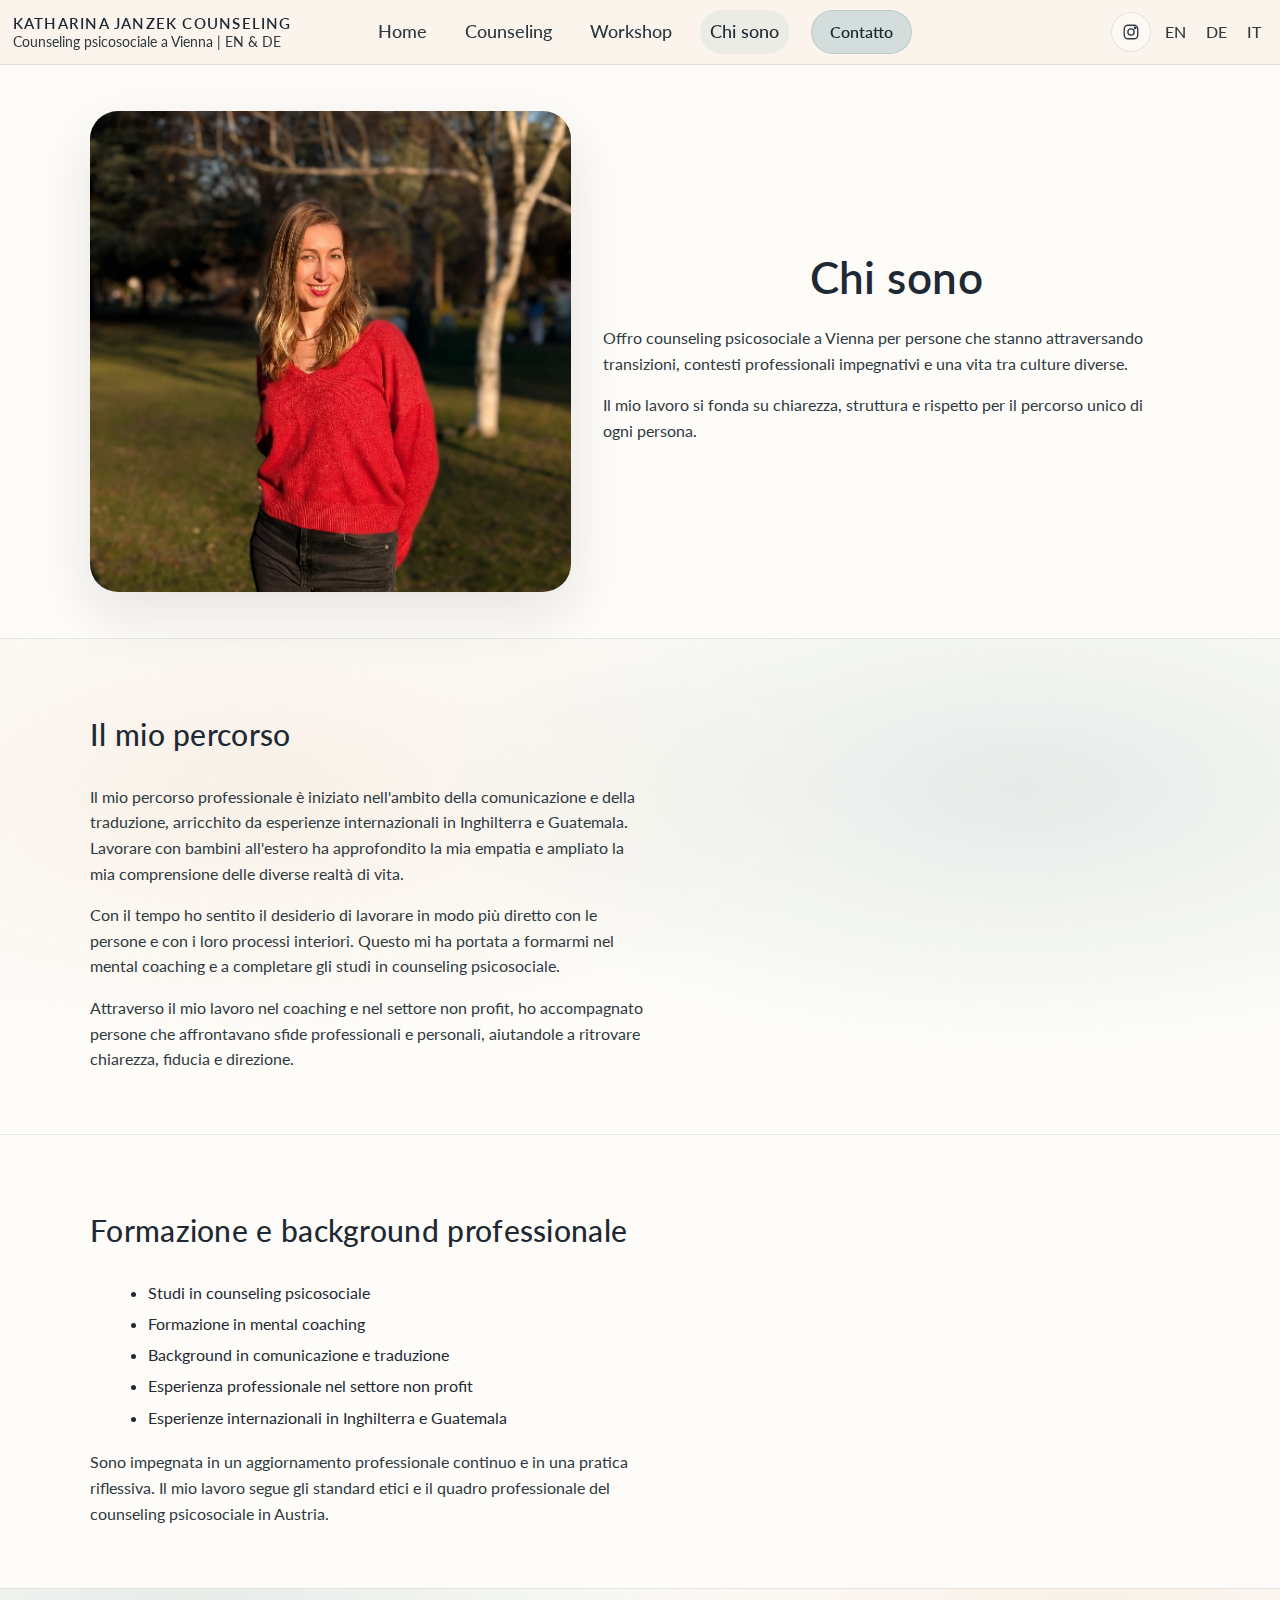
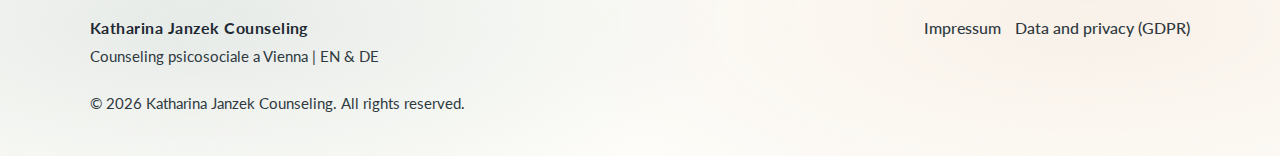
<file: it/about.html>
<!doctype html>
<html lang="it">
<head>
  <meta charset="utf-8" />
  <meta name="viewport" content="width=device-width, initial-scale=1" />
  <title>Su Katharina Janzek | Counseling psicosociale a Vienna</title>
  <link rel="preconnect" href="https://fonts.googleapis.com" />
  <link rel="preconnect" href="https://fonts.gstatic.com" crossorigin />
  <link href="https://fonts.googleapis.com/css2?family=Lato:wght@300;400;700&display=swap" rel="stylesheet" />
  <link rel="stylesheet" href="style.css" />
  <meta name="description" content="Scopri di pi&ugrave; su Katharina Janzek, counselor psicosociale a Vienna, il suo background in comunicazione, coaching e la sua formazione professionale." />
</head>

<body>
  <header class="topbar">
    <div class="container topbar__inner">
      <div class="brand">
        <div class="brand__title">KATHARINA JANZEK COUNSELING</div>
        <div class="brand__subtitle">Counseling psicosociale a Vienna | EN &amp; DE</div>
      </div>

      <nav class="nav nav--primary" aria-label="Primary">
        <a class="nav__link" href="index.html">Home</a>
        <a class="nav__link" href="counseling.html">Counseling</a>
        <a class="nav__link" href="workshops.html">Workshop</a>
        <a class="nav__link" href="about.html" aria-current="page">Chi sono</a>
        <a class="btn btn--primary nav__cta" href="index.html#about-contact">Contatto</a>
      </nav>
      <nav class="nav nav--lang" aria-label="Language switcher">
        <a class="social-link" href="https://www.instagram.com/janzek_counseling/" target="_blank" rel="noopener noreferrer" aria-label="Instagram">
          <svg viewBox="0 0 24 24" aria-hidden="true" fill="none" stroke="currentColor" stroke-width="1.8" stroke-linecap="round" stroke-linejoin="round">
            <rect x="3" y="3" width="18" height="18" rx="5"></rect>
            <circle cx="12" cy="12" r="4.2"></circle>
            <circle cx="17.5" cy="6.5" r="1"></circle>
          </svg>
        </a>
        <a class="nav__link" href="../about.html">EN</a>
        <a class="nav__link" href="../de/about.html">DE</a>
        <a class="nav__link" href="about.html">IT</a>
      </nav>
    </div>
  </header>

  <main id="main-content">
    <section class="section">
      <div class="container about-hero">
        <div class="about-hero__image">
          <img src="../img/katharina-portrait.jpg" alt="Ritratto di Katharina Janzek" />
        </div>

        <div class="about-hero__content">
          <h1 class="couns-title">Chi sono</h1>

          <p class="section__text">
            Offro counseling psicosociale a Vienna per persone che stanno attraversando transizioni, contesti professionali impegnativi e una vita tra culture diverse.
          </p>

          <p class="section__text">
            Il mio lavoro si fonda su chiarezza, struttura e rispetto per il percorso unico di ogni persona.
          </p>
        </div>
      </div>
    </section>

    <hr class="divider" />

    <section class="section section--alt">
      <div class="container">
        <h2 class="section__title">Il mio percorso</h2>

        <p class="section__text">
          Il mio percorso professionale &egrave; iniziato nell'ambito della comunicazione e della traduzione, arricchito da esperienze internazionali in Inghilterra e Guatemala.
          Lavorare con bambini all'estero ha approfondito la mia empatia e ampliato la mia comprensione delle diverse realt&agrave; di vita.
        </p>

        <p class="section__text">
          Con il tempo ho sentito il desiderio di lavorare in modo pi&ugrave; diretto con le persone e con i loro processi interiori. Questo mi ha portata a formarmi nel mental coaching e a completare gli studi in counseling psicosociale.
        </p>

        <p class="section__text">
          Attraverso il mio lavoro nel coaching e nel settore non profit, ho accompagnato persone che affrontavano sfide professionali e personali, aiutandole a ritrovare chiarezza, fiducia e direzione.
        </p>
      </div>
    </section>

    <hr class="divider" />

    <section class="section">
      <div class="container">
        <h2 class="section__title">Formazione e background professionale</h2>

        <ul class="bullets">
          <li>Studi in counseling psicosociale</li>
          <li>Formazione in mental coaching</li>
          <li>Background in comunicazione e traduzione</li>
          <li>Esperienza professionale nel settore non profit</li>
          <li>Esperienze internazionali in Inghilterra e Guatemala</li>
        </ul>

        <p class="section__text">
          Sono impegnata in un aggiornamento professionale continuo e in una pratica riflessiva. Il mio lavoro segue gli standard etici e il quadro professionale del counseling psicosociale in Austria.
        </p>
      </div>
    </section>
  </main>

  <footer class="footer">
    <div class="container footer__inner">
      <div class="footer__cols">
        <div>
          <div class="footer__title">Katharina Janzek Counseling</div>
          <div class="footer__small">Counseling psicosociale a Vienna | EN &amp; DE</div>
        </div>

        <div class="footer__links">
          <a href="../impressum.html">Impressum</a>
          <a href="../gdpr.html">Data and privacy (GDPR)</a>
        </div>
      </div>

      <div class="footer__legal">
        <p class="footer__small">
          &copy; <span id="year"></span> Katharina Janzek Counseling. All rights reserved.
        </p>
      </div>
    </div>

    <script>
      document.getElementById("year").textContent = new Date().getFullYear();
    </script>
  </footer>
</body>
</html>
</file>
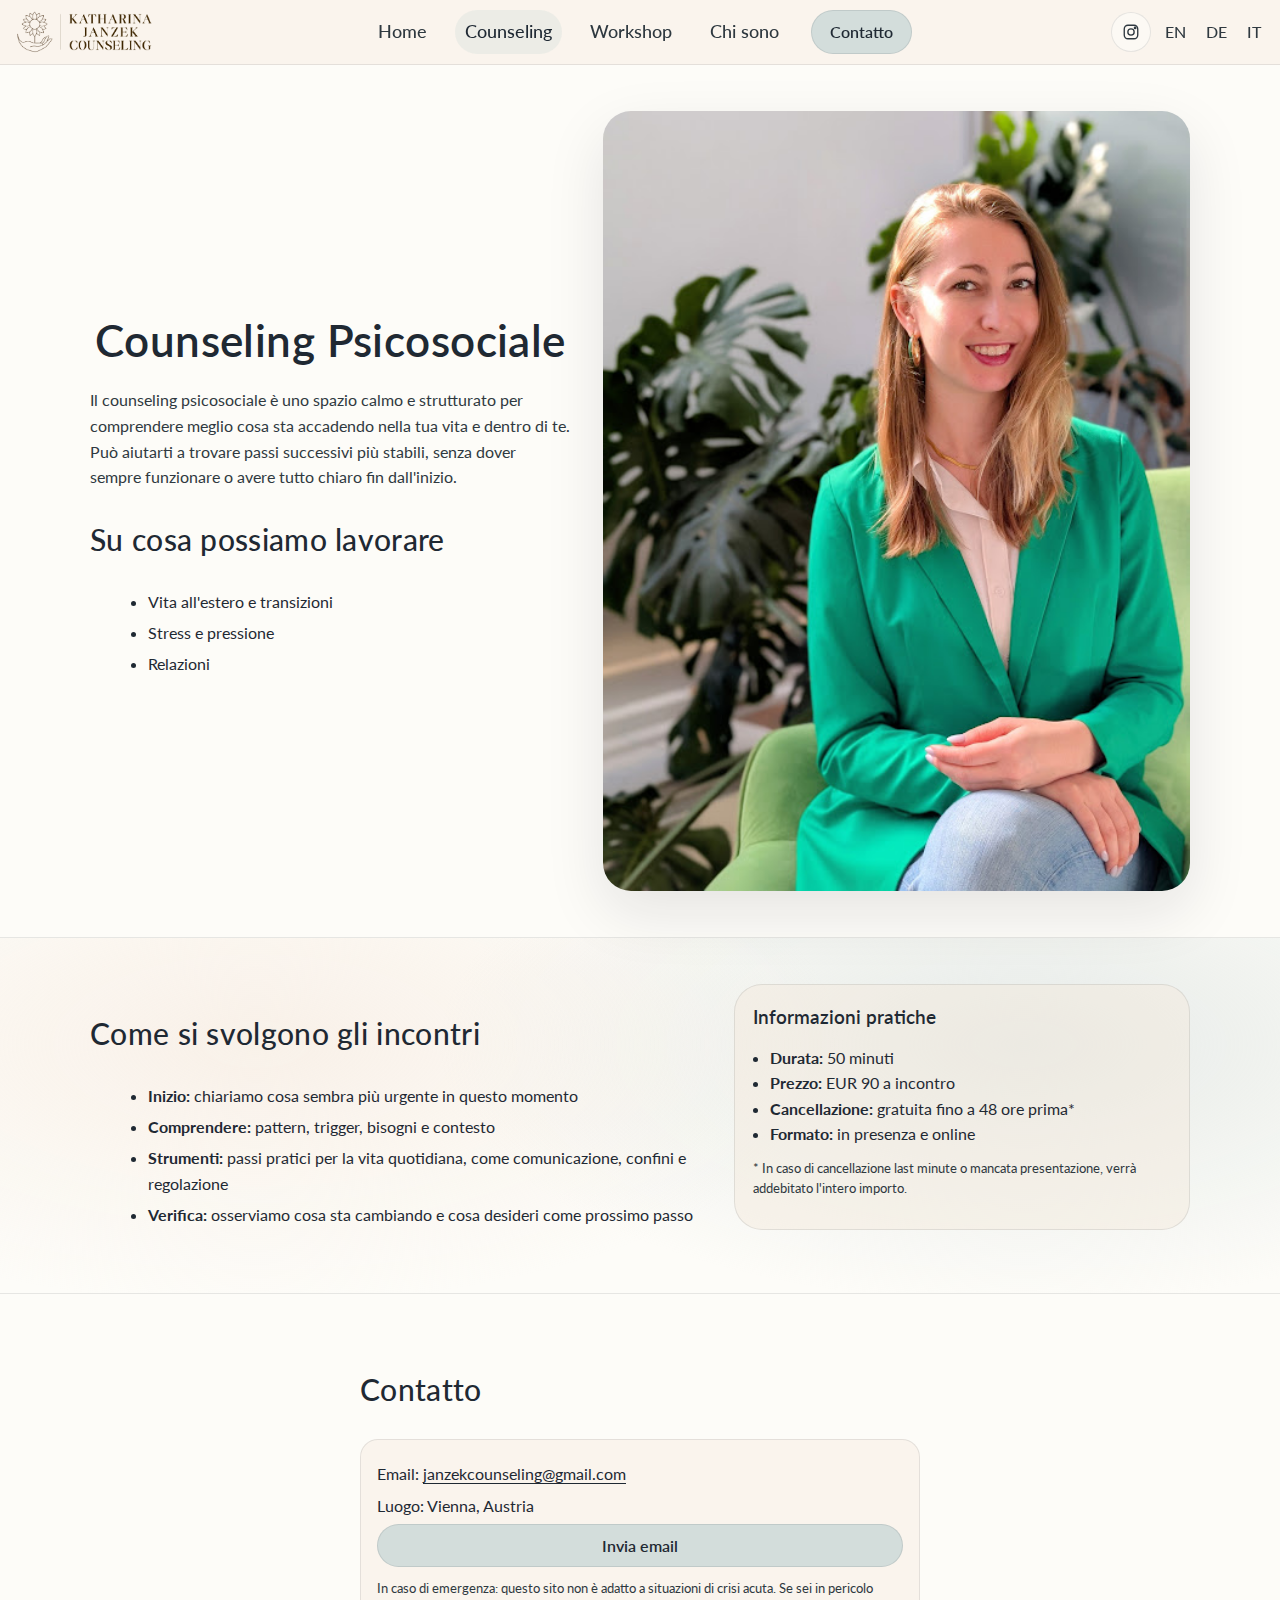
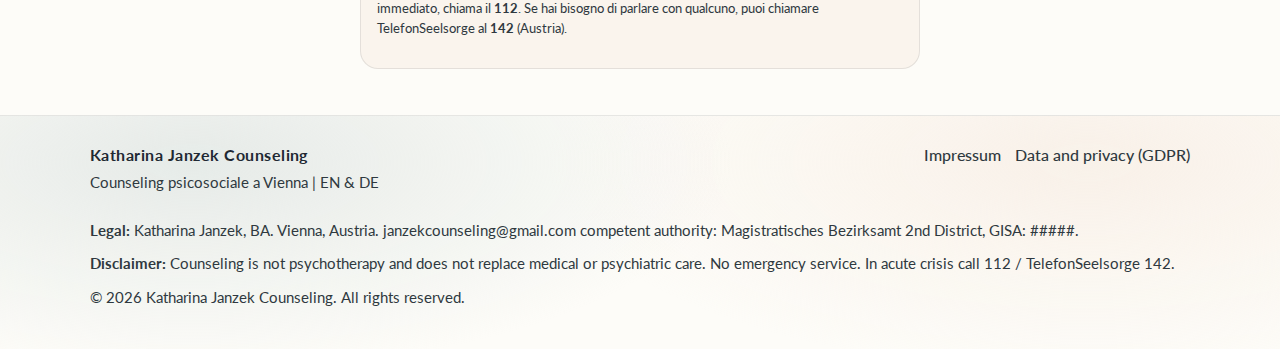
<file: it/counseling.html>
<!doctype html>
<html lang="it">
<head>
  <meta charset="utf-8" />
  <meta name="viewport" content="width=device-width, initial-scale=1" />
  <title>Counseling a Vienna | Transizioni di vita e supporto per lo stress</title>
  <link rel="preconnect" href="https://fonts.googleapis.com" />
  <link rel="preconnect" href="https://fonts.gstatic.com" crossorigin />
  <link href="https://fonts.googleapis.com/css2?family=Lato:wght@300;400;700&display=swap" rel="stylesheet" />
  <link rel="stylesheet" href="style.css" />
  <meta name="description" content="Incontri individuali di counseling psicosociale a Vienna, dedicati a transizioni di vita, stress professionale e relazioni. Strutturati, riservati e di supporto." />
</head>

<body>
  <header class="topbar">
    <div class="container topbar__inner">
      <div class="brand">
        <img class="brand__logo" src="../img/website_logo_alpha.png" alt="Katharina Janzek Beratung logo" />
      </div>

      <nav class="nav nav--primary" aria-label="Primary">
        <a class="nav__link" href="index.html">Home</a>
        <a class="nav__link" href="counseling.html" aria-current="page">Counseling</a>
        <a class="nav__link" href="workshops.html">Workshop</a>
        <a class="nav__link" href="about.html">Chi sono</a>
        <a class="btn btn--primary nav__cta" href="#contact">Contatto</a>
      </nav>
      <nav class="nav nav--lang" aria-label="Language switcher">
        <a class="social-link" href="https://www.instagram.com/janzek_counseling/" target="_blank" rel="noopener noreferrer" aria-label="Instagram">
          <svg viewBox="0 0 24 24" aria-hidden="true" fill="none" stroke="currentColor" stroke-width="1.8" stroke-linecap="round" stroke-linejoin="round">
            <rect x="3" y="3" width="18" height="18" rx="5"></rect>
            <circle cx="12" cy="12" r="4.2"></circle>
            <circle cx="17.5" cy="6.5" r="1"></circle>
          </svg>
        </a>
        <a class="nav__link" href="../counseling.html">EN</a>
        <a class="nav__link" href="../de/counseling.html">DE</a>
        <a class="nav__link" href="counseling.html">IT</a>
      </nav>
    </div>
  </header>

  <main id="main-content">
    <section class="section">
      <div class="container about-hero couns-hero">
        <div class="about-hero__content">
          <h1 class="couns-title">Counseling Psicosociale</h1>

          <p class="section__text">
            Il counseling psicosociale &egrave; uno spazio calmo e strutturato per comprendere meglio cosa sta accadendo nella tua vita e dentro di te.
            Pu&ograve; aiutarti a trovare passi successivi pi&ugrave; stabili, senza dover sempre funzionare o avere tutto chiaro fin dall'inizio.
          </p>

          <div class="couns-block">
            <h2 class="section__title">Su cosa possiamo lavorare</h2>
            <ul class="bullets">
              <li>Vita all'estero e transizioni</li>
              <li>Stress e pressione</li>
              <li>Relazioni</li>
            </ul>
          </div>
        </div>

        <div class="about-hero__image couns-hero__image">
          <img src="../img/counseling.jpg" alt="Accogliente ambiente di counseling con due sedie e piante" loading="lazy" />
        </div>
      </div>
    </section>

    <hr class="divider" />

    <section class="section section--alt">
      <div class="container couns-two-col">
        <div>
          <h2 class="section__title">Come si svolgono gli incontri</h2>
          <ul class="bullets">
            <li><strong>Inizio:</strong> chiariamo cosa sembra pi&ugrave; urgente in questo momento</li>
            <li><strong>Comprendere:</strong> pattern, trigger, bisogni e contesto</li>
            <li><strong>Strumenti:</strong> passi pratici per la vita quotidiana, come comunicazione, confini e regolazione</li>
            <li><strong>Verifica:</strong> osserviamo cosa sta cambiando e cosa desideri come prossimo passo</li>
          </ul>
        </div>

        <aside class="practical-box" aria-label="Informazioni pratiche">
          <h3 class="practical-box__title">Informazioni pratiche</h3>
          <ul class="practical-box__list">
            <li><strong>Durata:</strong> 50 minuti</li>
            <li><strong>Prezzo:</strong> EUR 90 a incontro</li>
            <li><strong>Cancellazione:</strong> gratuita fino a 48 ore prima*</li>
            <li><strong>Formato:</strong> in presenza e online</li>
          </ul>
          <p class="note note--tight">
            * In caso di cancellazione last minute o mancata presentazione, verr&agrave; addebitato l'intero importo.
          </p>
        </aside>
      </div>
    </section>

    <hr class="divider" />

    <section id="contact" class="section" aria-labelledby="contact-title">
      <div class="container contact-centered">
        <h2 id="contact-title" class="section__title">Contatto</h2>

        <div class="contact-card">
          <p class="contact-card__line">
            Email: <a href="mailto:janzekcounseling@gmail.com">janzekcounseling@gmail.com</a>
          </p>
          <p class="contact-card__line">
            Luogo: Vienna, Austria
          </p>

          <a class="btn btn--primary btn--wide btn--mail" href="mailto:janzekcounseling@gmail.com">Invia email</a>

          <p class="note note--tight">
            In caso di emergenza: questo sito non &egrave; adatto a situazioni di crisi acuta.
            Se sei in pericolo immediato, chiama il <strong>112</strong>. Se hai bisogno di parlare con qualcuno, puoi chiamare TelefonSeelsorge al <strong>142</strong> (Austria).
          </p>
        </div>
      </div>
    </section>
  </main>

  <footer class="footer">
    <div class="container footer__inner">
      <div class="footer__cols">
        <div>
          <div class="footer__title">Katharina Janzek Counseling</div>
          <div class="footer__small">Counseling psicosociale a Vienna | EN &amp; DE</div>
        </div>

        <div class="footer__links">
          <a href="../impressum.html">Impressum</a>
          <a href="../gdpr.html">Data and privacy (GDPR)</a>
        </div>
      </div>

      <div class="footer__legal">
        <p>
          <strong>Legal:</strong> Katharina Janzek, BA. Vienna, Austria. janzekcounseling@gmail.com
          competent authority: Magistratisches Bezirksamt 2nd District, GISA: #####.
        </p>
        <p>
          <strong>Disclaimer:</strong> Counseling is not psychotherapy and does not replace medical or psychiatric care.
          No emergency service. In acute crisis call 112 / TelefonSeelsorge 142.
        </p>
        <p class="footer__small">
          &copy; <span id="year"></span> Katharina Janzek Counseling. All rights reserved.
        </p>
      </div>
    </div>

    <script>
      document.getElementById("year").textContent = new Date().getFullYear();
    </script>
  </footer>
</body>
</html>
</file>
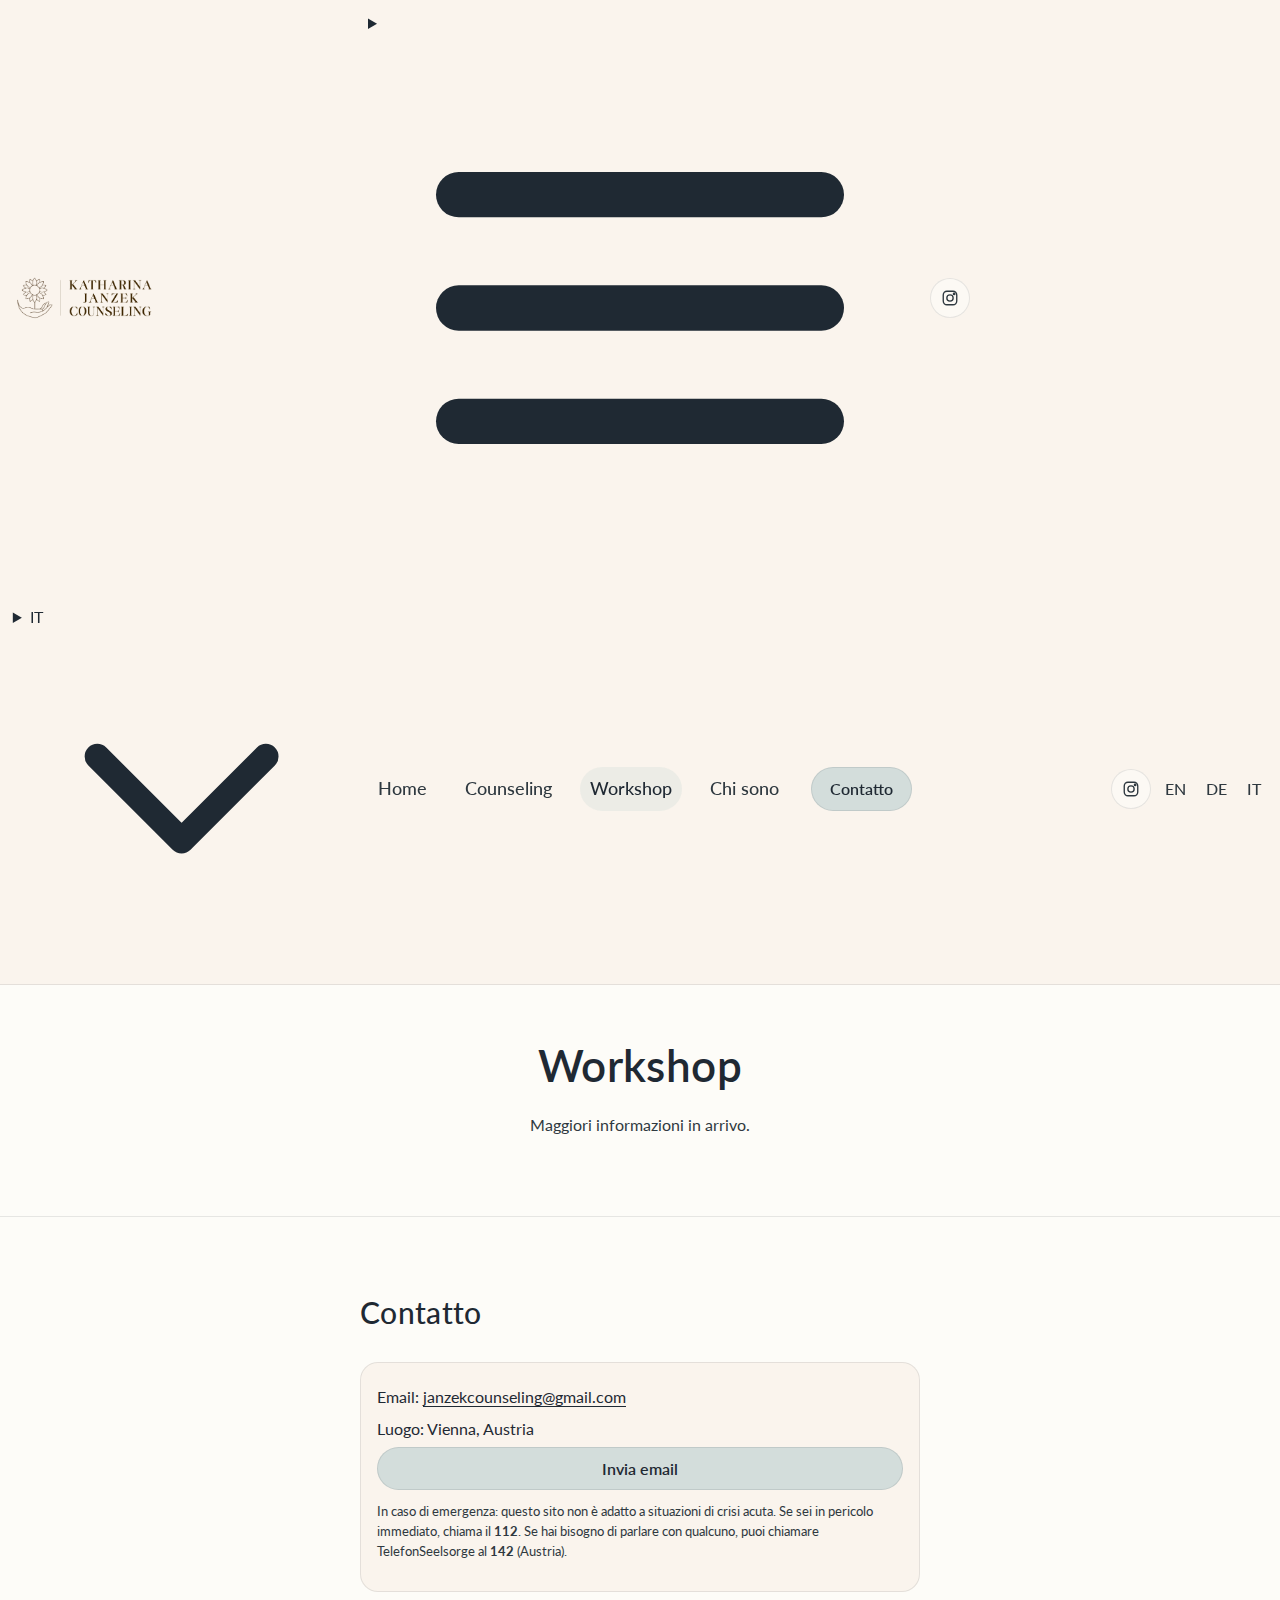
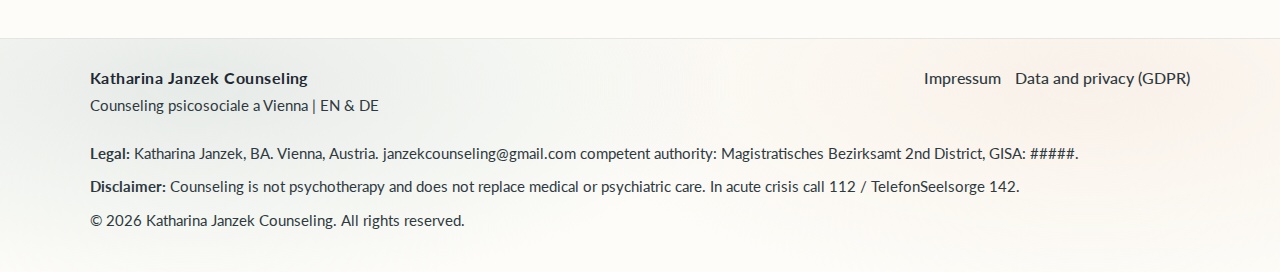
<file: it/workshops.html>
<!doctype html>
<html lang="it">
<head>
  <meta charset="utf-8" />
  <meta name="viewport" content="width=device-width, initial-scale=1" />
  <title>Workshop | Katharina Janzek Counseling</title>
  <link rel="preconnect" href="https://fonts.googleapis.com" />
  <link rel="preconnect" href="https://fonts.gstatic.com" crossorigin />
  <link href="https://fonts.googleapis.com/css2?family=Lato:wght@300;400;700&display=swap" rel="stylesheet" />
  <link rel="stylesheet" href="style.css" />
  <meta name="description" content="Workshop con Katharina Janzek a Vienna. Proposte di workshop psicosociali per gruppi e organizzazioni." />
</head>

<body>
  <header class="topbar">
    <div class="container topbar__inner">
      <div class="brand">
        <img class="brand__logo" src="../img/website_logo_alpha.png" alt="Katharina Janzek Beratung logo" />
      </div>
      <details class="mobile-menu mobile-only">
        <summary class="mobile-icon-btn" aria-label="Apri menu">
          <svg viewBox="0 0 24 24" aria-hidden="true" fill="none" stroke="currentColor" stroke-width="2" stroke-linecap="round">
            <line x1="4" y1="7" x2="20" y2="7"></line>
            <line x1="4" y1="12" x2="20" y2="12"></line>
            <line x1="4" y1="17" x2="20" y2="17"></line>
          </svg>
        </summary>
        <nav class="mobile-menu__panel" aria-label="Menu principale mobile">
          <a class="nav__link" href="index.html">Home</a>
          <a class="nav__link" href="counseling.html">Counseling</a>
          <a class="nav__link" href="workshops.html" aria-current="page">Workshop</a>
          <a class="nav__link" href="about.html">Chi sono</a>
          <a class="btn btn--primary nav__cta" href="#contact">Contatto</a>
        </nav>
      </details>
      <a class="social-link mobile-social mobile-only" href="https://www.instagram.com/janzek_counseling/" target="_blank" rel="noopener noreferrer" aria-label="Instagram">
        <svg viewBox="0 0 24 24" aria-hidden="true" fill="none" stroke="currentColor" stroke-width="1.8" stroke-linecap="round" stroke-linejoin="round">
          <rect x="3" y="3" width="18" height="18" rx="5"></rect>
          <circle cx="12" cy="12" r="4.2"></circle>
          <circle cx="17.5" cy="6.5" r="1"></circle>
        </svg>
      </a>
      <details class="mobile-lang mobile-only">
        <summary class="mobile-icon-btn mobile-lang__toggle" aria-label="Cambia lingua">
          <span>IT</span>
          <svg viewBox="0 0 24 24" aria-hidden="true" fill="none" stroke="currentColor" stroke-width="1.8" stroke-linecap="round" stroke-linejoin="round">
            <polyline points="6 9 12 15 18 9"></polyline>
          </svg>
        </summary>
        <nav class="mobile-lang__panel" aria-label="Selettore lingua mobile">
          <a class="nav__link" href="../workshops.html">EN</a>
          <a class="nav__link" href="../de/workshops.html">DE</a>
          <a class="nav__link" href="workshops.html">IT</a>
        </nav>
      </details>

      <nav class="nav nav--primary" aria-label="Primary">
        <a class="nav__link" href="index.html">Home</a>
        <a class="nav__link" href="counseling.html">Counseling</a>
        <a class="nav__link" href="workshops.html" aria-current="page">Workshop</a>
        <a class="nav__link" href="about.html">Chi sono</a>
        <a class="btn btn--primary nav__cta" href="#contact">Contatto</a>
      </nav>
      <nav class="nav nav--lang" aria-label="Language switcher">
        <a class="social-link" href="https://www.instagram.com/janzek_counseling/" target="_blank" rel="noopener noreferrer" aria-label="Instagram">
          <svg viewBox="0 0 24 24" aria-hidden="true" fill="none" stroke="currentColor" stroke-width="1.8" stroke-linecap="round" stroke-linejoin="round">
            <rect x="3" y="3" width="18" height="18" rx="5"></rect>
            <circle cx="12" cy="12" r="4.2"></circle>
            <circle cx="17.5" cy="6.5" r="1"></circle>
          </svg>
        </a>
        <a class="nav__link" href="../workshops.html">EN</a>
        <a class="nav__link" href="../de/workshops.html">DE</a>
        <a class="nav__link" href="workshops.html">IT</a>
      </nav>
    </div>
  </header>

  <main id="main-content">
    <section class="section" aria-labelledby="workshops-title">
      <div class="container">
        <h1 id="workshops-title" class="couns-title">Workshop</h1>

        <p class="couns-lead">
          Maggiori informazioni in arrivo.
        </p>
      </div>
    </section>

    <hr class="divider" />

    <section id="contact" class="section" aria-labelledby="contact-title">
      <div class="container contact-centered">
        <h2 id="contact-title" class="section__title">Contatto</h2>

        <div class="contact-card">
          <p class="contact-card__line">
            Email: <a href="mailto:janzekcounseling@gmail.com">janzekcounseling@gmail.com</a>
          </p>
          <p class="contact-card__line">
            Luogo: Vienna, Austria
          </p>

          <a class="btn btn--primary btn--wide" href="mailto:janzekcounseling@gmail.com">Invia email</a>

          <p class="note note--tight">
            In caso di emergenza: questo sito non &egrave; adatto a situazioni di crisi acuta.
            Se sei in pericolo immediato, chiama il <strong>112</strong>. Se hai bisogno di parlare con qualcuno, puoi chiamare TelefonSeelsorge al <strong>142</strong> (Austria).
          </p>
        </div>
      </div>
    </section>
  </main>

  <footer class="footer">
    <div class="container footer__inner">
      <div class="footer__cols">
        <div>
          <div class="footer__title">Katharina Janzek Counseling</div>
          <div class="footer__small">Counseling psicosociale a Vienna | EN &amp; DE</div>
        </div>

        <div class="footer__links">
          <a href="../impressum.html">Impressum</a>
          <a href="../gdpr.html">Data and privacy (GDPR)</a>
        </div>
      </div>

      <div class="footer__legal">
        <p>
          <strong>Legal:</strong> Katharina Janzek, BA. Vienna, Austria. janzekcounseling@gmail.com
          competent authority: Magistratisches Bezirksamt 2nd District, GISA: #####.
        </p>
        <p>
          <strong>Disclaimer:</strong> Counseling is not psychotherapy and does not replace medical or psychiatric care.
          In acute crisis call 112 / TelefonSeelsorge 142.
        </p>
        <p class="footer__small">
          &copy; <span id="year"></span> Katharina Janzek Counseling. All rights reserved.
        </p>
      </div>
    </div>

    <script>
      document.getElementById("year").textContent = new Date().getFullYear();
    </script>
  </footer>
</body>
</html>
</file>
<file: style.css>
:root{
  /* Your locked palette */
  --warm-white: #FDFCF8;
  --sage-mist:  #D3DDDB;
  --apricot:    #F5E8DC;

  --text:       #1F2933;
  --muted:      #5F6C72;

  --radius-lg:  28px;
  --radius-md:  18px;
  --shadow:     0 22px 60px rgba(15,23,42,0.10);
  --line:       rgba(31,41,51,0.10);
}

/* Base */
*{box-sizing:border-box}
html{scroll-behavior:smooth}
body{
  margin:0;
  font-family: Inter, system-ui, -apple-system, Segoe UI, Roboto, Arial, sans-serif;
  color:var(--text);
  background: var(--warm-white);
  line-height:1.6;
}
img{max-width:100%; display:block}
a{color:inherit}
.container{
  width:min(1100px, 92vw);
  margin:0 auto;
}

/* Type */
h1, h2 {
  font-family: 'Playfair Display', serif;
  font-weight: 500;
  letter-spacing: 0.01em;
}
h1{font-weight:600}
h2{font-weight:500}

/* Topbar */
.topbar {
  position: sticky;
  top: 0;
  z-index: 50;
  background: rgba(253, 252, 248, 0.92);
  backdrop-filter: blur(10px);
  border-bottom: 1px solid var(--divider);
}

.topbar__inner {
  display: flex;
  align-items: center;
  justify-content: space-between;

  /* 🔑 LOCKED HEIGHT CONTROL */
  padding: 10px 0;
  min-height: 60px;
}

.brand {
  display: flex;
  flex-direction: column;
}

.brand__title {
  font-size: 0.95rem;
  letter-spacing: 0.08em;
  text-transform: uppercase;
  font-weight: 600;
  line-height: 1.2;
}

.brand__subtitle {
  font-size: 0.9rem;
  color: var(--text-muted);
  line-height: 1.2;
}


/* Nav */
.nav{
  display:flex;
  align-items:center;
  gap: 18px;
  flex-wrap: wrap;
  justify-content:flex-end;
}
.nav__link{
  text-decoration:none;
  color: var(--muted);
  font-weight: 500;
  padding: 8px 10px;
  border-radius: 999px;
}
.nav__link:hover{
  background: rgba(211,221,219,0.35);
  color: var(--text);
}
.nav__cta{
  margin-left: 4px;
}

/* Buttons */
.btn{
  display:inline-flex;
  align-items:center;
  justify-content:center;
  gap:10px;
  padding: 10px 14px;
  border-radius: 999px;
  text-decoration:none;
  font-weight: 600;
  border: 1px solid transparent;
  cursor:pointer;
}
.btn--primary{
  background: var(--sage-mist);
  color: var(--text);
  border-color: rgba(31,41,51,0.10);
}
.btn--primary:hover{filter: brightness(0.98)}
.btn--ghost{
  background: transparent;
  color: var(--text);
  border-color: rgba(31,41,51,0.18);
}
.btn--ghost:hover{background: rgba(245,232,220,0.55)}
.btn--wide{width: 100%}

/* Pills */
.pill{
  display:inline-flex;
  align-items:center;
  padding: 6px 12px;
  border-radius: 999px;
  font-size: 0.88rem;
  background: rgba(211,221,219,0.45);
  border: 1px solid rgba(31,41,51,0.10);
  color: var(--text);
}

/* Dividers */
.divider{
  border:0;
  border-top: 1px solid var(--line);
  margin: 0;
}

/* =========================
   HERO SECTION (RESET)
   ========================= */

.hero {
  display: grid;
  grid-template-columns: 1fr 1fr;
  min-height: 85vh;
  padding-top: 1rem;
  padding-bottom: 3rem;
  background-color: #fdfcf8;
  font-family: 'Playfair Display', serif;
}

/* LEFT: TEXT */
.hero-text {
  padding: 2rem 2rem;
  patting-bottom: 4rem;
  display: flex;
  flex-direction: column;
  justify-content: center;
}

.hero-title {
  font-size: clamp(2.8rem, 4vw, 3.6rem);
  line-height: 1.05;
  letter-spacing: 0.04em;
  margin-bottom: 1.5rem;
}

.hero-title span {
  display: block;
  font-weight: 400;
}

.hero-description {
  max-width: 52ch;
  font-size: 1.05rem;
  line-height: 1.6;
  color: var(--text-muted);
}

/* RIGHT: IMAGE */
.hero-image {
  background-image: url("img/hero-new.jpg"); 
  background-size: cover;
  background-position: center;
  background-repeat: no-repeat;
  width: 100%;
  height: 100%;
  min-height: 300px;
}

/* ================= HERO TYPOGRAPHY ================= */

.hero-question {
  font-size: clamp(1.9rem, 3vw, 2.6rem);
  font-weight: 600;
  line-height: 1.15;
  max-width: 750px;
  margin-top: 1rem;

  opacity: 0;
  transform: translateY(30px);
  animation: fadeInUp 1.4s ease-out forwards;
}

.hero-statement {
  font-size: clamp(1.3rem, 2.4vw, 2.1rem);
  font-weight: 400;
  line-height: 1.25;
  max-width: 650px;
  font-weight: 400;

  opacity: 0;
  transform: translateY(30px);
  animation: fadeInUp 1.6s ease-out 0.6s forwards;
}

.hero-cta {
  font-size: clamp(1.3rem, 2.4vw, 2.1rem);
  line-height: 1.25;
  max-width: 650px;
  font-weight: 400;

  opacity: 0;
  transform: translateY(30px);
  animation: fadeInUp 1.6s ease-out 1.2s forwards;

  text-align: center;
}

/* Stronger emphasis for pressure */
.pressure {
  font-weight: 800;
}

/* Elegant italic support */
.support {
  font-family: 'Playfair Display', serif;
  font-style: italic;
  font-weight: 500;
}

/* ================= ANIMATION ================= */

@keyframes fadeInUp {
  to {
    opacity: 1;
    transform: translateY(0);
  }
}

/* Image panels with fade edges */
.image-panel{
  position: relative;
  border-radius: var(--radius-lg);
  overflow:hidden;
  box-shadow: var(--shadow);
  background: rgba(253,252,248,0.6);
}
.image-panel img{
  width:100%;
  height: 100%;
  object-fit: cover;
  display:block;
}

/* Fade masks (works on modern browsers) */
.image-panel--fade-right img{
  -webkit-mask-image: linear-gradient(to right, transparent 0%, black 18%, black 100%);
  mask-image: linear-gradient(to right, transparent 0%, black 18%, black 100%);
}

/* HERO portrait panel */
.hero__right .image-panel{
  min-height: 320px;
  background:
    radial-gradient(300px 180px at 70% 20%, rgba(245,232,220,0.85), rgba(245,232,220,0.00) 70%),
    rgba(253,252,248,0.75);
}

/* SECTIONS */
.section{
  padding: 46px 0;
  background: var(--warm-white);
}
.section--alt{
  background:
    radial-gradient(900px 400px at 20% 30%, rgba(245,232,220,0.55), rgba(245,232,220,0.00) 65%),
    radial-gradient(900px 400px at 80% 30%, rgba(211,221,219,0.55), rgba(211,221,219,0.00) 65%),
    var(--warm-white);
}
.section__title{
  font-size: 1.9rem;
}
.section__text{
  color: var(--muted);
  max-width: 62ch;
  margin: 0.25rem 0 1rem;
}

/* Split blocks */
.split{
  display:grid;
  grid-template-columns: 0.95fr 1.05fr;
  align-items:center;
  gap: 26px;
}
.split--reverse{
  grid-template-columns: 1.05fr 0.95fr;
}
.split--reverse .split__media{order:2}
.split--reverse .split__content{order:1}

.split__media{
  min-height: 260px;
}
.split__media.image-panel{
  height: 300px;
}
.bullets{
  margin: 0.6rem 0 1.2rem 1.1rem;
  color: var(--text);
}
.bullets li{margin: 0.35rem 0}
.note{
  color: var(--muted);
  font-size: 0.82rem;
  line-height: 1.5;
  margin-top: 10px;
}
.note--tight{margin-top: 12px}

/* About + Contact half/half with vertical divider */
.about-contact{
  padding: 52px 0;
}
.about-contact__grid{
  display:grid;
  grid-template-columns: 1fr 1fr;
  gap: 0;
  align-items: start;
  border-radius: var(--radius-lg);
  overflow:hidden;
  background: rgba(253,252,248,0.65);
}
.about-contact__col{
  padding: 28px 26px;
  background: rgba(253,252,248,0.75);
}
.about-contact__col--divider{
  position: relative;
  background: rgba(253,252,248,0.65);
}
.about-contact__col--divider::before{
  content:"";
  position:absolute;
  left:0;
  top: 18px;
  bottom: 18px;
  width: 1px;
  background: var(--line);
}

/* Contact card */
.contact-card{
  margin-top: 10px;
  padding: 16px 16px;
  border-radius: var(--radius-md);
  background: rgba(245,232,220,0.40);
  border: 1px solid rgba(31,41,51,0.10);
}
.contact-card__line{
  margin: 0.35rem 0;
}
.contact-card a{
  color: var(--text);
  text-decoration: underline;
  text-underline-offset: 3px;
}

/* Footer */
.footer{
  border-top: 1px solid var(--line);
  background:
    radial-gradient(900px 350px at 15% 20%, rgba(211,221,219,0.55), rgba(211,221,219,0.00) 60%),
    radial-gradient(900px 350px at 85% 20%, rgba(245,232,220,0.55), rgba(245,232,220,0.00) 60%),
    var(--warm-white);
  padding: 26px 0 30px;
}
.footer__inner{display:flex; flex-direction:column; gap: 14px;}
.footer__cols{
  display:flex;
  align-items:flex-start;
  justify-content:space-between;
  gap: 18px;
  flex-wrap:wrap;
}
.footer__title{
  font-weight: 700;
  letter-spacing: 0.03em;
}
.footer__small{
  color: var(--muted);
  font-size: 0.92rem;
  margin-top: 4px;
}
.footer__links{
  display:flex;
  gap: 14px;
  flex-wrap:wrap;
}
.footer__links a{
  color: var(--muted);
  text-decoration:none;
  padding: 8px 10px;
  border-radius: 999px;
  border: 1px solid rgba(31,41,51,0.10);
  background: rgba(253,252,248,0.60);
}
.footer__links a:hover{
  background: rgba(211,221,219,0.35);
  color: var(--text);
}
.footer__legal{
  color: var(--muted);
  font-size: 0.92rem;
}
.footer__legal p{margin: 10px 0}

/* Responsive */
@media (max-width: 900px){
  .hero{grid-template-columns: 1fr;
        min-height: auto;
        padding-left: 1rem;
        padding-right: 1rem;}
  .hero-image{width: 100%; 
             aspect-ratio: 1/1;
             height: auto;}
  .hero-question{font-size: 1.8rem;}
  .hero-statement{font-size: 1.2rem;}
  .hero__inner{grid-template-columns: 1fr; }
  .hero__right .image-panel{min-height: 260px}
  .split{grid-template-columns: 1fr; }
  .split__media.image-panel{height: 260px}
  .about-contact__grid{grid-template-columns: 1fr;}
  .about-contact__col--divider::before{display:none}
  .topbar__inner{flex-direction:column; align-items:flex-start}
  .nav{justify-content:flex-start}
}

/* Counseling page hero */
.page-hero {
  background:
    radial-gradient(900px 450px at 10% 30%, rgba(245,232,220,0.65), rgba(245,232,220,0.00) 60%),
    radial-gradient(900px 450px at 90% 30%, rgba(211,221,219,0.65), rgba(211,221,219,0.00) 60%),
    var(--warm-white);
  padding: 54px 0 46px;
}

.page-hero__inner {
  display: grid;
  grid-template-columns: 1.1fr 0.9fr;
  gap: 26px;
  align-items: center;
}

.page-hero__title {
  font-family: 'Playfair Display', serif;
  font-weight: 600;
  font-size: clamp(2.1rem, 3vw, 2.8rem);
  margin: 0 0 0.6rem 0;
}

.page-hero__lead {
  color: var(--muted);
  max-width: 60ch;
  margin: 0;
}

.page-hero__image {
  min-height: 260px;
}

@media (max-width: 900px) {
  .page-hero__inner {
    grid-template-columns: 1fr;
  }
}

/* Centered contact section (Counseling page) */
.contact-centered {
  max-width: 560px;   /* same visual size as before */
  margin: 0 auto;     /* centers horizontally */
}

/* Counseling page layout helpers */
.couns-title{
  text-align:center;
  font-size: clamp(2.4rem, 3.4vw, 3.2rem);
  margin: 0 0 0.75rem 0;
}

.couns-lead{
  text-align:center;
  color: var(--muted);
  max-width: 70ch;
  margin: 0 auto 2rem;
}

.couns-block{
  margin-top: 1rem;
}

.couns-two-col{
  display:grid;
  grid-template-columns: 1.15fr 0.85fr;
  gap: 26px;
  align-items: start;
}

.practical-box{
  border-radius: var(--radius-lg);
  background: rgba(245,232,220,0.45);
  border: 1px solid rgba(31,41,51,0.10);
  padding: 18px 18px;
}

.practical-box__title{
  margin: 0 0 0.75rem 0;
  font-family: 'Playfair Display', serif;
  font-weight: 600;
}

.practical-box__list{
  margin: 0.25rem 0 0;
  padding-left: 1.1rem;
}

@media (max-width: 900px){
  .couns-two-col{ grid-template-columns: 1fr; }
}

/* ABOUT PAGE */

.about-hero{
  display:grid;
  grid-template-columns: 0.9fr 1.1fr;
  gap: 32px;
  align-items:center;
}

.about-hero__image img{
  width:100%;
  border-radius: var(--radius-lg);
  object-fit: cover;
  box-shadow: var(--shadow);
}

@media (max-width: 900px){
  .about-hero{
    grid-template-columns: 1fr;
  }

}
</file>
<file: it/style.css>
:root{
  /* Your locked palette */
  --warm-white: #FDFCF8;
  --sage-mist:  #D3DDDB;
  --apricot:    #F5E8DC;

  --text:       #1F2933;
  --muted:      #2f3940;
  --text-muted: #2f3940;

  --radius-lg:  28px;
  --radius-md:  18px;
  --shadow:     0 22px 60px rgba(15,23,42,0.10);
  --line:       rgba(31,41,51,0.10);
  --divider:    rgba(31,41,51,0.10);
}

/* Base */
*{box-sizing:border-box}
html{scroll-behavior:smooth}
body{
  margin:0;
  font-family: Lato, system-ui, -apple-system, Segoe UI, Roboto, Arial, sans-serif;
  color:var(--text);
  background: var(--warm-white);
  line-height:1.6;
}
img{max-width:100%; display:block}
a{color:inherit}
.container{
  width:min(1100px, 92vw);
  margin:0 auto;
}

/* Type */
h1, h2 {
  font-family: Lato, system-ui, -apple-system, Segoe UI, Roboto, Arial, sans-serif;
  font-weight: 500;
  letter-spacing: 0.01em;
}
h1{font-weight:600}
h2{font-weight:500}

/* Topbar */
.topbar {
  position: sticky;
  top: 0;
  z-index: 50;
  background: rgba(245,232,220,0.40);
  backdrop-filter: blur(10px);
  border-bottom: 1px solid var(--divider);
}

.topbar__inner {
  display: grid;
  grid-template-columns: 1fr auto 1fr;
  align-items: center;

  /* Header height control */
  padding: 10px 0;
  min-height: 60px;
  gap: 18px;
}
.topbar .container{
  width: min(1320px, 98vw);
}

.brand {
  display: flex;
  flex-direction: column;
  justify-self: start;
}

.brand__title {
  font-size: 0.95rem;
  letter-spacing: 0.08em;
  text-transform: uppercase;
  font-weight: 600;
  line-height: 1.2;
  white-space: nowrap;
}
.brand__logo{
    display:block;
    max-width: 142px;
    width: 100%;
    height: auto;
  }

.brand__subtitle {
  font-size: 0.9rem;
  color: var(--text-muted);
  line-height: 1.2;
}


/* Nav */
.nav{
  display:flex;
  align-items:center;
  gap: 18px;
  flex-wrap: wrap;
  justify-content:center;
}
.nav--primary{
  grid-column: 2;
}
.nav--lang{
  grid-column: 3;
  justify-content: flex-end;
  gap: 8px;
}
.nav--lang .nav__link{
  padding-left: 6px;
  padding-right: 6px;
}
.social-link{
  display: inline-flex;
  align-items: center;
  justify-content: center;
  width: 40px;
  height: 40px;
  border-radius: 999px;
  color: var(--muted);
  border: 1px solid rgba(31,41,51,0.10);
  background: rgba(253,252,248,0.6);
  text-decoration: none;
}
.social-link:hover{
  background: rgba(211,221,219,0.35);
  color: var(--text);
}
.social-link svg{
  width: 18px;
  height: 18px;
  display: block;
}
.nav__link{
  text-decoration:none;
  color: var(--muted);
  font-weight: 500;
  padding: 8px 10px;
  border-radius: 999px;
}
.nav--primary .nav__link{
  font-size: 1.1rem;
}
.nav__link:hover{
  background: rgba(211,221,219,0.35);
  color: var(--text);
}
.nav__link[aria-current="page"]{
  background: rgba(211,221,219,0.35);
  color: var(--text);
}
.nav__cta{
  margin-left: 4px;
}

/* Buttons */
.btn{
  display:inline-flex;
  align-items:center;
  justify-content:center;
  gap:10px;
  padding: 8px 18px;
  border-radius: 999px;
  text-decoration:none;
  font-weight: 600;
  border: 1px solid transparent;
  cursor:pointer;
}
.btn--primary{
  background: var(--sage-mist);
  color: var(--text);
  border-color: rgba(31,41,51,0.10);
}
.btn--primary:hover{filter: brightness(0.98)}
.btn--ghost{
  background: transparent;
  color: var(--text);
  border-color: rgba(31,41,51,0.18);
}
.btn--ghost:hover{background: rgba(245,232,220,0.55)}
.btn--wide{width: 100%}

/* Pills */
.pill{
  display:inline-flex;
  align-items:center;
  padding: 6px 12px;
  border-radius: 999px;
  font-size: 0.88rem;
  background: rgba(211,221,219,0.45);
  border: 1px solid rgba(31,41,51,0.10);
  color: var(--text);
}

/* Dividers */
.divider{
  border:0;
  border-top: 1px solid var(--line);
  margin: 0;
}

/* =========================
   HERO SECTION (RESET)
   ========================= */

.hero {
  display: grid;
  grid-template-columns: 1fr 1fr;
  min-height: 85vh;
  padding-top: 1rem;
  padding-bottom: 3rem;
  background-color: #fdfcf8;
  font-family: Lato, system-ui, -apple-system, Segoe UI, Roboto, Arial, sans-serif;
}

/* LEFT: TEXT */
.hero-text {
  padding: 2rem 2rem;
  padding-bottom: 4rem;
  display: flex;
  flex-direction: column;
  justify-content: center;
}

.hero-title {
  font-size: clamp(2.8rem, 4vw, 3.6rem);
  line-height: 1.05;
  letter-spacing: 0.04em;
  margin-bottom: 1.5rem;
}

.hero-title span {
  display: block;
  font-weight: 400;
}

.hero-description {
  max-width: 52ch;
  font-size: 1.05rem;
  line-height: 1.6;
  color: var(--text-muted);
}

/* RIGHT: IMAGE */
.hero-image {
  background-image: url("../img/hero-new.jpg"); 
  background-size: cover;
  background-position: center;
  background-repeat: no-repeat;
  width: 100%;
  height: 100%;
  min-height: 300px;
}

/* ================= HERO TYPOGRAPHY ================= */

.hero-question {
  font-family: Lato, system-ui, -apple-system, Segoe UI, Roboto, Arial, sans-serif;
  font-size: clamp(1.9rem, 3vw, 2.6rem);
  line-height: 1.15;
  max-width: 750px;
  margin-left: auto;
  margin-right: auto;
  margin-top: 1rem;
  text-align: center;

  opacity: 0;
  transform: translateY(30px);
  animation: fadeInUp 1.4s ease-out forwards;
}

.hero-statement {
  font-family: Lato, system-ui, -apple-system, Segoe UI, Roboto, Arial, sans-serif;
  font-size: clamp(1.3rem, 2.4vw, 2.1rem);
  line-height: 1.25;
  max-width: 650px;
  font-weight: 400;
  margin-left: auto;
  margin-right: auto;
  text-align: center;

  opacity: 0;
  transform: translateY(30px);
  animation: fadeInUp 1.6s ease-out 0.6s forwards;
}

.hero-cta {
  font-family: Lato, system-ui, -apple-system, Segoe UI, Roboto, Arial, sans-serif;
  font-size: clamp(1.3rem, 2.4vw, 2.1rem);
  line-height: 1.25;
  max-width: 650px;
  font-weight: 400;
  margin-left: auto;
  margin-right: auto;

  opacity: 0;
  transform: translateY(30px);
  animation: fadeInUp 1.6s ease-out 1.2s forwards;

  text-align: center;
}
.hero-cta a{
  text-decoration: none;
}
.hero-cta .btn{
  padding: 12px 26px;
  font-size: 1.05em;
  font-weight: 500;
}

/* Stronger emphasis for pressure */
.pressure {
  font-weight: 800;
}

/* Elegant italic support */
.support {
  font-family: inherit;
  font-style: italic;
  font-weight: 500;
}

/* ================= ANIMATION ================= */

@keyframes fadeInUp {
  to {
    opacity: 1;
    transform: translateY(0);
  }
}

/* Image panels with fade edges */
.image-panel{
  position: relative;
  border-radius: var(--radius-lg);
  overflow:hidden;
  box-shadow: var(--shadow);
  background: rgba(253,252,248,0.6);
}
.image-panel img{
  width:100%;
  height: 100%;
  object-fit: cover;
  display:block;
}

/* Fade masks (works on modern browsers) */
.image-panel--fade-right img{
  -webkit-mask-image: linear-gradient(to right, transparent 0%, black 18%, black 100%);
  mask-image: linear-gradient(to right, transparent 0%, black 18%, black 100%);
}

/* HERO portrait panel */
.hero__right .image-panel{
  min-height: 320px;
  background:
    radial-gradient(300px 180px at 70% 20%, rgba(245,232,220,0.85), rgba(245,232,220,0.00) 70%),
    rgba(253,252,248,0.75);
}

/* SECTIONS */
.section{
  padding: 46px 0;
  background: var(--warm-white);
}
.section--alt{
  background:
    radial-gradient(900px 400px at 20% 30%, rgba(245,232,220,0.55), rgba(245,232,220,0.00) 65%),
    radial-gradient(900px 400px at 80% 30%, rgba(211,221,219,0.55), rgba(211,221,219,0.00) 65%),
    var(--warm-white);
}
.section__title{
  font-size: 1.9rem;
}
.section__text{
  color: var(--muted);
  max-width: 62ch;
  margin: 0.25rem 0 1rem;
}

/* Split blocks */
.split{
  display:grid;
  grid-template-columns: 0.95fr 1.05fr;
  align-items:center;
  gap: 26px;
}
.split--reverse{
  grid-template-columns: 1.05fr 0.95fr;
}
.split--reverse .split__media{order:2}
.split--reverse .split__content{order:1}

.split__media{
  min-height: 260px;
}
.split__media.image-panel{
  height: 300px;
}
.bullets{
  margin: 0.6rem 0 1.2rem 1.1rem;
  color: var(--text);
}
.bullets li{margin: 0.35rem 0}
.note{
  color: var(--muted);
  font-size: 0.82rem;
  line-height: 1.5;
  margin-top: 10px;
}
.note--tight{margin-top: 12px}

/* About + Contact half/half with vertical divider */
.about-contact{
  padding: 52px 0;
}
.about-contact__grid{
  display:grid;
  grid-template-columns: 1fr 1fr;
  gap: 0;
  align-items: start;
  border-radius: var(--radius-lg);
  overflow:hidden;
  background: rgba(253,252,248,0.65);
}
.about-contact__col{
  padding: 28px 26px;
  background: rgba(253,252,248,0.75);
}
.about-contact__col--divider{
  position: relative;
  background: rgba(253,252,248,0.65);
}
.about-contact__col--divider::before{
  content:"";
  position:absolute;
  left:0;
  top: 18px;
  bottom: 18px;
  width: 1px;
  background: var(--line);
}

/* Contact card */
.contact-card{
  margin-top: 10px;
  padding: 16px 16px;
  border-radius: var(--radius-md);
  background: rgba(245,232,220,0.40);
  border: 1px solid rgba(31,41,51,0.10);
}
.contact-card__line{
  margin: 0.35rem 0;
}
.contact-card a{
  color: var(--text);
  text-decoration: underline;
  text-underline-offset: 3px;
}
.contact-card .btn{
  text-decoration: none;
}

/* Footer */
.footer{
  border-top: 1px solid var(--line);
  background:
    radial-gradient(900px 350px at 15% 20%, rgba(211,221,219,0.55), rgba(211,221,219,0.00) 60%),
    radial-gradient(900px 350px at 85% 20%, rgba(245,232,220,0.55), rgba(245,232,220,0.00) 60%),
    var(--warm-white);
  padding: 26px 0 30px;
}
.footer__inner{display:flex; flex-direction:column; gap: 14px;}
.footer__cols{
  display:flex;
  align-items:flex-start;
  justify-content:space-between;
  gap: 18px;
  flex-wrap:wrap;
}
.footer__title{
  font-weight: 700;
  letter-spacing: 0.03em;
}
.footer__small{
  color: var(--muted);
  font-size: 0.92rem;
  margin-top: 4px;
}
.footer__links{
  display:flex;
  gap: 14px;
  flex-wrap:wrap;
}
.footer__links a{
  color: var(--muted);
  text-decoration:none;
  font-weight: 500;
}
.footer__links a:hover{
  text-decoration: underline;
  color: var(--text);
}
.footer__legal{
  color: var(--muted);
  font-size: 0.92rem;
}
.footer__legal p{margin: 10px 0}

/* Responsive */
@media (max-width: 900px){
  .hero{grid-template-columns: 1fr;
        min-height: auto;
        padding-left: 1rem;
        padding-right: 1rem;}
  .hero-text{
    padding-left: 0;
    padding-right: 0;
    padding-bottom: 2rem;
  }
  .hero-image{width: 100%; 
             aspect-ratio: 1/1;
             height: auto;}
  .hero-question{font-size: 1.8rem;}
  .hero-statement{font-size: 1.2rem;}
  .hero__inner{grid-template-columns: 1fr; }
  .hero__right .image-panel{min-height: 260px}
  .split{grid-template-columns: 1fr; }
  .split__media.image-panel{height: 260px}
  .about-contact__grid{grid-template-columns: 1fr;}
  .about-contact__col--divider::before{display:none}
  .topbar__inner{
    grid-template-columns: 1fr;
    justify-items: start;
  }
  .nav{
    justify-content:flex-start;
  }
  .nav--primary,
  .nav--lang{
    grid-column: auto;
  }
  .nav__cta{margin-left: 0}
}

/* Counseling page hero */
.page-hero {
  background:
    radial-gradient(900px 450px at 10% 30%, rgba(245,232,220,0.65), rgba(245,232,220,0.00) 60%),
    radial-gradient(900px 450px at 90% 30%, rgba(211,221,219,0.65), rgba(211,221,219,0.00) 60%),
    var(--warm-white);
  padding: 54px 0 46px;
}

.page-hero__inner {
  display: grid;
  grid-template-columns: 1.1fr 0.9fr;
  gap: 26px;
  align-items: center;
}

.page-hero__title {
  font-family: Lato, system-ui, -apple-system, Segoe UI, Roboto, Arial, sans-serif;
  font-weight: 600;
  font-size: clamp(2.1rem, 3vw, 2.8rem);
  margin: 0 0 0.6rem 0;
}

.page-hero__lead {
  color: var(--muted);
  max-width: 60ch;
  margin: 0;
}

.page-hero__image {
  min-height: 260px;
}

@media (max-width: 900px) {
  .page-hero__inner {
    grid-template-columns: 1fr;
  }
}

/* Centered contact section (Counseling page) */
.contact-centered {
  max-width: 560px;   /* same visual size as before */
  margin: 0 auto;     /* centers horizontally */
}

/* Counseling page layout helpers */
.couns-title{
  text-align:center;
  font-size: clamp(2.4rem, 3.4vw, 3.2rem);
  margin: 0 0 0.75rem 0;
}

.couns-lead{
  text-align:center;
  color: var(--muted);
  max-width: 70ch;
  margin: 0 auto 2rem;
}

.couns-block{
  margin-top: 1rem;
}

.couns-two-col{
  display:grid;
  grid-template-columns: 1.15fr 0.85fr;
  gap: 26px;
  align-items: start;
}

.practical-box{
  border-radius: var(--radius-lg);
  background: rgba(245,232,220,0.45);
  border: 1px solid rgba(31,41,51,0.10);
  padding: 18px 18px;
}

.practical-box__title{
  margin: 0 0 0.75rem 0;
  font-family: Lato, system-ui, -apple-system, Segoe UI, Roboto, Arial, sans-serif;
  font-weight: 600;
}

.practical-box__list{
  margin: 0.25rem 0 0;
  padding-left: 1.1rem;
}

@media (max-width: 900px){
  .couns-two-col{ grid-template-columns: 1fr; }
}

/* ABOUT PAGE */

.about-hero{
  display:grid;
  grid-template-columns: 0.9fr 1.1fr;
  gap: 32px;
  align-items:center;
}

.about-hero__image img{
  width:100%;
  border-radius: var(--radius-lg);
  object-fit: cover;
  box-shadow: var(--shadow);
}

@media (max-width: 900px){
  .about-hero{
    grid-template-columns: 1fr;
  }

}
</file>
<file: de/style.css>
:root{
  /* Your locked palette */
  --warm-white: #FDFCF8;
  --sage-mist:  #D3DDDB;
  --apricot:    #F5E8DC;

  --text:       #1F2933;
  --muted:      #2f3940;
  --text-muted: #2f3940;

  --radius-lg:  28px;
  --radius-md:  18px;
  --shadow:     0 22px 60px rgba(15,23,42,0.10);
  --line:       rgba(31,41,51,0.10);
  --divider:    rgba(31,41,51,0.10);
}

/* Base */
*{box-sizing:border-box}
html{scroll-behavior:smooth}
body{
  margin:0;
  font-family: Lato, system-ui, -apple-system, Segoe UI, Roboto, Arial, sans-serif;
  color:var(--text);
  background: var(--warm-white);
  line-height:1.6;
}
img{max-width:100%; display:block}
a{color:inherit}
.container{
  width:min(1100px, 92vw);
  margin:0 auto;
}

/* Type */
h1, h2 {
  font-family: Lato, system-ui, -apple-system, Segoe UI, Roboto, Arial, sans-serif;
  font-weight: 500;
  letter-spacing: 0.01em;
}
h1{font-weight:600}
h2{font-weight:500}

/* Topbar */
.topbar {
  position: sticky;
  top: 0;
  z-index: 50;
  background: rgba(245,232,220,0.40);
  backdrop-filter: blur(10px);
  border-bottom: 1px solid var(--divider);
}

.topbar__inner {
  display: grid;
  grid-template-columns: 1fr auto 1fr;
  align-items: center;

  /* Header height control */
  padding: 10px 0;
  min-height: 60px;
  gap: 18px;
}
.topbar .container{
  width: min(1320px, 98vw);
}

.brand {
  display: flex;
  flex-direction: column;
  justify-self: start;
}

.brand__title {
  font-size: 0.95rem;
  letter-spacing: 0.08em;
  text-transform: uppercase;
  font-weight: 600;
  line-height: 1.2;
  white-space: nowrap;
}
.brand__logo{
    display:block;
    max-width: 142px;
    width: 100%;
    height: auto;
  }

.brand__subtitle {
  font-size: 0.9rem;
  color: var(--text-muted);
  line-height: 1.2;
}


/* Nav */
.nav{
  display:flex;
  align-items:center;
  gap: 18px;
  flex-wrap: wrap;
  justify-content:center;
}
.nav--primary{
  grid-column: 2;
}
.nav--lang{
  grid-column: 3;
  justify-content: flex-end;
  gap: 8px;
}
.nav--lang .nav__link{
  padding-left: 6px;
  padding-right: 6px;
}
.social-link{
  display: inline-flex;
  align-items: center;
  justify-content: center;
  width: 40px;
  height: 40px;
  border-radius: 999px;
  color: var(--muted);
  border: 1px solid rgba(31,41,51,0.10);
  background: rgba(253,252,248,0.6);
  text-decoration: none;
}
.social-link:hover{
  background: rgba(211,221,219,0.35);
  color: var(--text);
}
.social-link svg{
  width: 18px;
  height: 18px;
  display: block;
}
.nav__link{
  text-decoration:none;
  color: var(--muted);
  font-weight: 500;
  padding: 8px 10px;
  border-radius: 999px;
}
.nav--primary .nav__link{
  font-size: 1.1rem;
}
.nav__link:hover{
  background: rgba(211,221,219,0.35);
  color: var(--text);
}
.nav__link[aria-current="page"]{
  background: rgba(211,221,219,0.35);
  color: var(--text);
}
.nav__cta{
  margin-left: 4px;
}

/* Buttons */
.btn{
  display:inline-flex;
  align-items:center;
  justify-content:center;
  gap:10px;
  padding: 8px 18px;
  border-radius: 999px;
  text-decoration:none;
  font-weight: 600;
  border: 1px solid transparent;
  cursor:pointer;
}
.btn--primary{
  background: var(--sage-mist);
  color: var(--text);
  border-color: rgba(31,41,51,0.10);
}
.btn--primary:hover{filter: brightness(0.98)}
.btn--ghost{
  background: transparent;
  color: var(--text);
  border-color: rgba(31,41,51,0.18);
}
.btn--ghost:hover{background: rgba(245,232,220,0.55)}
.btn--wide{width: 100%}

/* Pills */
.pill{
  display:inline-flex;
  align-items:center;
  padding: 6px 12px;
  border-radius: 999px;
  font-size: 0.88rem;
  background: rgba(211,221,219,0.45);
  border: 1px solid rgba(31,41,51,0.10);
  color: var(--text);
}

/* Dividers */
.divider{
  border:0;
  border-top: 1px solid var(--line);
  margin: 0;
}

/* =========================
   HERO SECTION (RESET)
   ========================= */

.hero {
  display: grid;
  grid-template-columns: 1fr 1fr;
  min-height: 85vh;
  padding-top: 1rem;
  padding-bottom: 3rem;
  background-color: #fdfcf8;
  font-family: Lato, system-ui, -apple-system, Segoe UI, Roboto, Arial, sans-serif;
}

/* LEFT: TEXT */
.hero-text {
  padding: 2rem 2rem;
  padding-bottom: 4rem;
  display: flex;
  flex-direction: column;
  justify-content: center;
}

.hero-title {
  font-size: clamp(2.8rem, 4vw, 3.6rem);
  line-height: 1.05;
  letter-spacing: 0.04em;
  margin-bottom: 1.5rem;
}

.hero-title span {
  display: block;
  font-weight: 400;
}

.hero-description {
  max-width: 52ch;
  font-size: 1.05rem;
  line-height: 1.6;
  color: var(--text-muted);
}

/* RIGHT: IMAGE */
.hero-image {
  background-image: url("../img/hero-new.jpg"); 
  background-size: cover;
  background-position: center;
  background-repeat: no-repeat;
  width: 100%;
  height: 100%;
  min-height: 300px;
}

/* ================= HERO TYPOGRAPHY ================= */

.hero-question {
  font-family: Lato, system-ui, -apple-system, Segoe UI, Roboto, Arial, sans-serif;
  font-size: clamp(1.9rem, 3vw, 2.6rem);
  line-height: 1.15;
  max-width: 750px;
  margin-left: auto;
  margin-right: auto;
  margin-top: 1rem;
  text-align: center;

  opacity: 0;
  transform: translateY(30px);
  animation: fadeInUp 1.4s ease-out forwards;
}

.hero-statement {
  font-family: Lato, system-ui, -apple-system, Segoe UI, Roboto, Arial, sans-serif;
  font-size: clamp(1.3rem, 2.4vw, 2.1rem);
  line-height: 1.25;
  max-width: 650px;
  font-weight: 400;
  margin-left: auto;
  margin-right: auto;
  text-align: center;

  opacity: 0;
  transform: translateY(30px);
  animation: fadeInUp 1.6s ease-out 0.6s forwards;
}

.hero-cta {
  font-family: Lato, system-ui, -apple-system, Segoe UI, Roboto, Arial, sans-serif;
  font-size: clamp(1.3rem, 2.4vw, 2.1rem);
  line-height: 1.25;
  max-width: 650px;
  font-weight: 400;
  margin-left: auto;
  margin-right: auto;

  opacity: 0;
  transform: translateY(30px);
  animation: fadeInUp 1.6s ease-out 1.2s forwards;

  text-align: center;
}
.hero-cta a{
  text-decoration: none;
}
.hero-cta .btn{
  padding: 12px 26px;
  font-size: 1.05em;
  font-weight: 500;
}

/* Stronger emphasis for pressure */
.pressure {
  font-weight: 800;
}

/* Elegant italic support */
.support {
  font-family: inherit;
  font-style: italic;
  font-weight: 500;
}

/* ================= ANIMATION ================= */

@keyframes fadeInUp {
  to {
    opacity: 1;
    transform: translateY(0);
  }
}

/* Image panels with fade edges */
.image-panel{
  position: relative;
  border-radius: var(--radius-lg);
  overflow:hidden;
  box-shadow: var(--shadow);
  background: rgba(253,252,248,0.6);
}
.image-panel img{
  width:100%;
  height: 100%;
  object-fit: cover;
  display:block;
}

/* Fade masks (works on modern browsers) */
.image-panel--fade-right img{
  -webkit-mask-image: linear-gradient(to right, transparent 0%, black 18%, black 100%);
  mask-image: linear-gradient(to right, transparent 0%, black 18%, black 100%);
}

/* HERO portrait panel */
.hero__right .image-panel{
  min-height: 320px;
  background:
    radial-gradient(300px 180px at 70% 20%, rgba(245,232,220,0.85), rgba(245,232,220,0.00) 70%),
    rgba(253,252,248,0.75);
}

/* SECTIONS */
.section{
  padding: 46px 0;
  background: var(--warm-white);
}
.section--alt{
  background:
    radial-gradient(900px 400px at 20% 30%, rgba(245,232,220,0.55), rgba(245,232,220,0.00) 65%),
    radial-gradient(900px 400px at 80% 30%, rgba(211,221,219,0.55), rgba(211,221,219,0.00) 65%),
    var(--warm-white);
}
.section__title{
  font-size: 1.9rem;
}
.section__text{
  color: var(--muted);
  max-width: 62ch;
  margin: 0.25rem 0 1rem;
}

/* Split blocks */
.split{
  display:grid;
  grid-template-columns: 0.95fr 1.05fr;
  align-items:center;
  gap: 26px;
}
.split--reverse{
  grid-template-columns: 1.05fr 0.95fr;
}
.split--reverse .split__media{order:2}
.split--reverse .split__content{order:1}

.split__media{
  min-height: 260px;
}
.split__media.image-panel{
  height: 300px;
}
.bullets{
  margin: 0.6rem 0 1.2rem 1.1rem;
  color: var(--text);
}
.bullets li{margin: 0.35rem 0}
.note{
  color: var(--muted);
  font-size: 0.82rem;
  line-height: 1.5;
  margin-top: 10px;
}
.note--tight{margin-top: 12px}

/* About + Contact half/half with vertical divider */
.about-contact{
  padding: 52px 0;
}
.about-contact__grid{
  display:grid;
  grid-template-columns: 1fr 1fr;
  gap: 0;
  align-items: start;
  border-radius: var(--radius-lg);
  overflow:hidden;
  background: rgba(253,252,248,0.65);
}
.about-contact__col{
  padding: 28px 26px;
  background: rgba(253,252,248,0.75);
}
.about-contact__col--divider{
  position: relative;
  background: rgba(253,252,248,0.65);
}
.about-contact__col--divider::before{
  content:"";
  position:absolute;
  left:0;
  top: 18px;
  bottom: 18px;
  width: 1px;
  background: var(--line);
}

/* Contact card */
.contact-card{
  margin-top: 10px;
  padding: 16px 16px;
  border-radius: var(--radius-md);
  background: rgba(245,232,220,0.40);
  border: 1px solid rgba(31,41,51,0.10);
}
.contact-card__line{
  margin: 0.35rem 0;
}
.contact-card a{
  color: var(--text);
  text-decoration: underline;
  text-underline-offset: 3px;
}
.contact-card .btn{
  text-decoration: none;
}

/* Footer */
.footer{
  border-top: 1px solid var(--line);
  background:
    radial-gradient(900px 350px at 15% 20%, rgba(211,221,219,0.55), rgba(211,221,219,0.00) 60%),
    radial-gradient(900px 350px at 85% 20%, rgba(245,232,220,0.55), rgba(245,232,220,0.00) 60%),
    var(--warm-white);
  padding: 26px 0 30px;
}
.footer__inner{display:flex; flex-direction:column; gap: 14px;}
.footer__cols{
  display:flex;
  align-items:flex-start;
  justify-content:space-between;
  gap: 18px;
  flex-wrap:wrap;
}
.footer__title{
  font-weight: 700;
  letter-spacing: 0.03em;
}
.footer__small{
  color: var(--muted);
  font-size: 0.92rem;
  margin-top: 4px;
}
.footer__links{
  display:flex;
  gap: 14px;
  flex-wrap:wrap;
}
.footer__links a{
  color: var(--muted);
  text-decoration:none;
  font-weight: 500;
}
.footer__links a:hover{
  text-decoration: underline;
  color: var(--text);
}
.footer__legal{
  color: var(--muted);
  font-size: 0.92rem;
}
.footer__legal p{margin: 10px 0}

/* Responsive */
@media (max-width: 900px){
  .hero{grid-template-columns: 1fr;
        min-height: auto;
        padding-left: 1rem;
        padding-right: 1rem;}
  .hero-text{
    padding-left: 0;
    padding-right: 0;
    padding-bottom: 2rem;
  }
  .hero-image{width: 100%; 
             aspect-ratio: 1/1;
             height: auto;}
  .hero-question{font-size: 1.8rem;}
  .hero-statement{font-size: 1.2rem;}
  .hero__inner{grid-template-columns: 1fr; }
  .hero__right .image-panel{min-height: 260px}
  .split{grid-template-columns: 1fr; }
  .split__media.image-panel{height: 260px}
  .about-contact__grid{grid-template-columns: 1fr;}
  .about-contact__col--divider::before{display:none}
  .topbar__inner{
    grid-template-columns: 1fr;
    justify-items: start;
  }
  .nav{
    justify-content:flex-start;
  }
  .nav--primary,
  .nav--lang{
    grid-column: auto;
  }
  .nav__cta{margin-left: 0}
}

/* Counseling page hero */
.page-hero {
  background:
    radial-gradient(900px 450px at 10% 30%, rgba(245,232,220,0.65), rgba(245,232,220,0.00) 60%),
    radial-gradient(900px 450px at 90% 30%, rgba(211,221,219,0.65), rgba(211,221,219,0.00) 60%),
    var(--warm-white);
  padding: 54px 0 46px;
}

.page-hero__inner {
  display: grid;
  grid-template-columns: 1.1fr 0.9fr;
  gap: 26px;
  align-items: center;
}

.page-hero__title {
  font-family: Lato, system-ui, -apple-system, Segoe UI, Roboto, Arial, sans-serif;
  font-weight: 600;
  font-size: clamp(2.1rem, 3vw, 2.8rem);
  margin: 0 0 0.6rem 0;
}

.page-hero__lead {
  color: var(--muted);
  max-width: 60ch;
  margin: 0;
}

.page-hero__image {
  min-height: 260px;
}

@media (max-width: 900px) {
  .page-hero__inner {
    grid-template-columns: 1fr;
  }
}

/* Centered contact section (Counseling page) */
.contact-centered {
  max-width: 560px;   /* same visual size as before */
  margin: 0 auto;     /* centers horizontally */
}

/* Counseling page layout helpers */
.couns-title{
  text-align:center;
  font-size: clamp(2.4rem, 3.4vw, 3.2rem);
  margin: 0 0 0.75rem 0;
}

.couns-lead{
  text-align:center;
  color: var(--muted);
  max-width: 70ch;
  margin: 0 auto 2rem;
}

.couns-block{
  margin-top: 1rem;
}

.couns-two-col{
  display:grid;
  grid-template-columns: 1.15fr 0.85fr;
  gap: 26px;
  align-items: start;
}

.practical-box{
  border-radius: var(--radius-lg);
  background: rgba(245,232,220,0.45);
  border: 1px solid rgba(31,41,51,0.10);
  padding: 18px 18px;
}

.practical-box__title{
  margin: 0 0 0.75rem 0;
  font-family: Lato, system-ui, -apple-system, Segoe UI, Roboto, Arial, sans-serif;
  font-weight: 600;
}

.practical-box__list{
  margin: 0.25rem 0 0;
  padding-left: 1.1rem;
}

@media (max-width: 900px){
  .couns-two-col{ grid-template-columns: 1fr; }
}

/* ABOUT PAGE */

.about-hero{
  display:grid;
  grid-template-columns: 0.9fr 1.1fr;
  gap: 32px;
  align-items:center;
}

.about-hero__image img{
  width:100%;
  border-radius: var(--radius-lg);
  object-fit: cover;
  box-shadow: var(--shadow);
}

@media (max-width: 900px){
  .about-hero{
    grid-template-columns: 1fr;
  }

}
</file>
